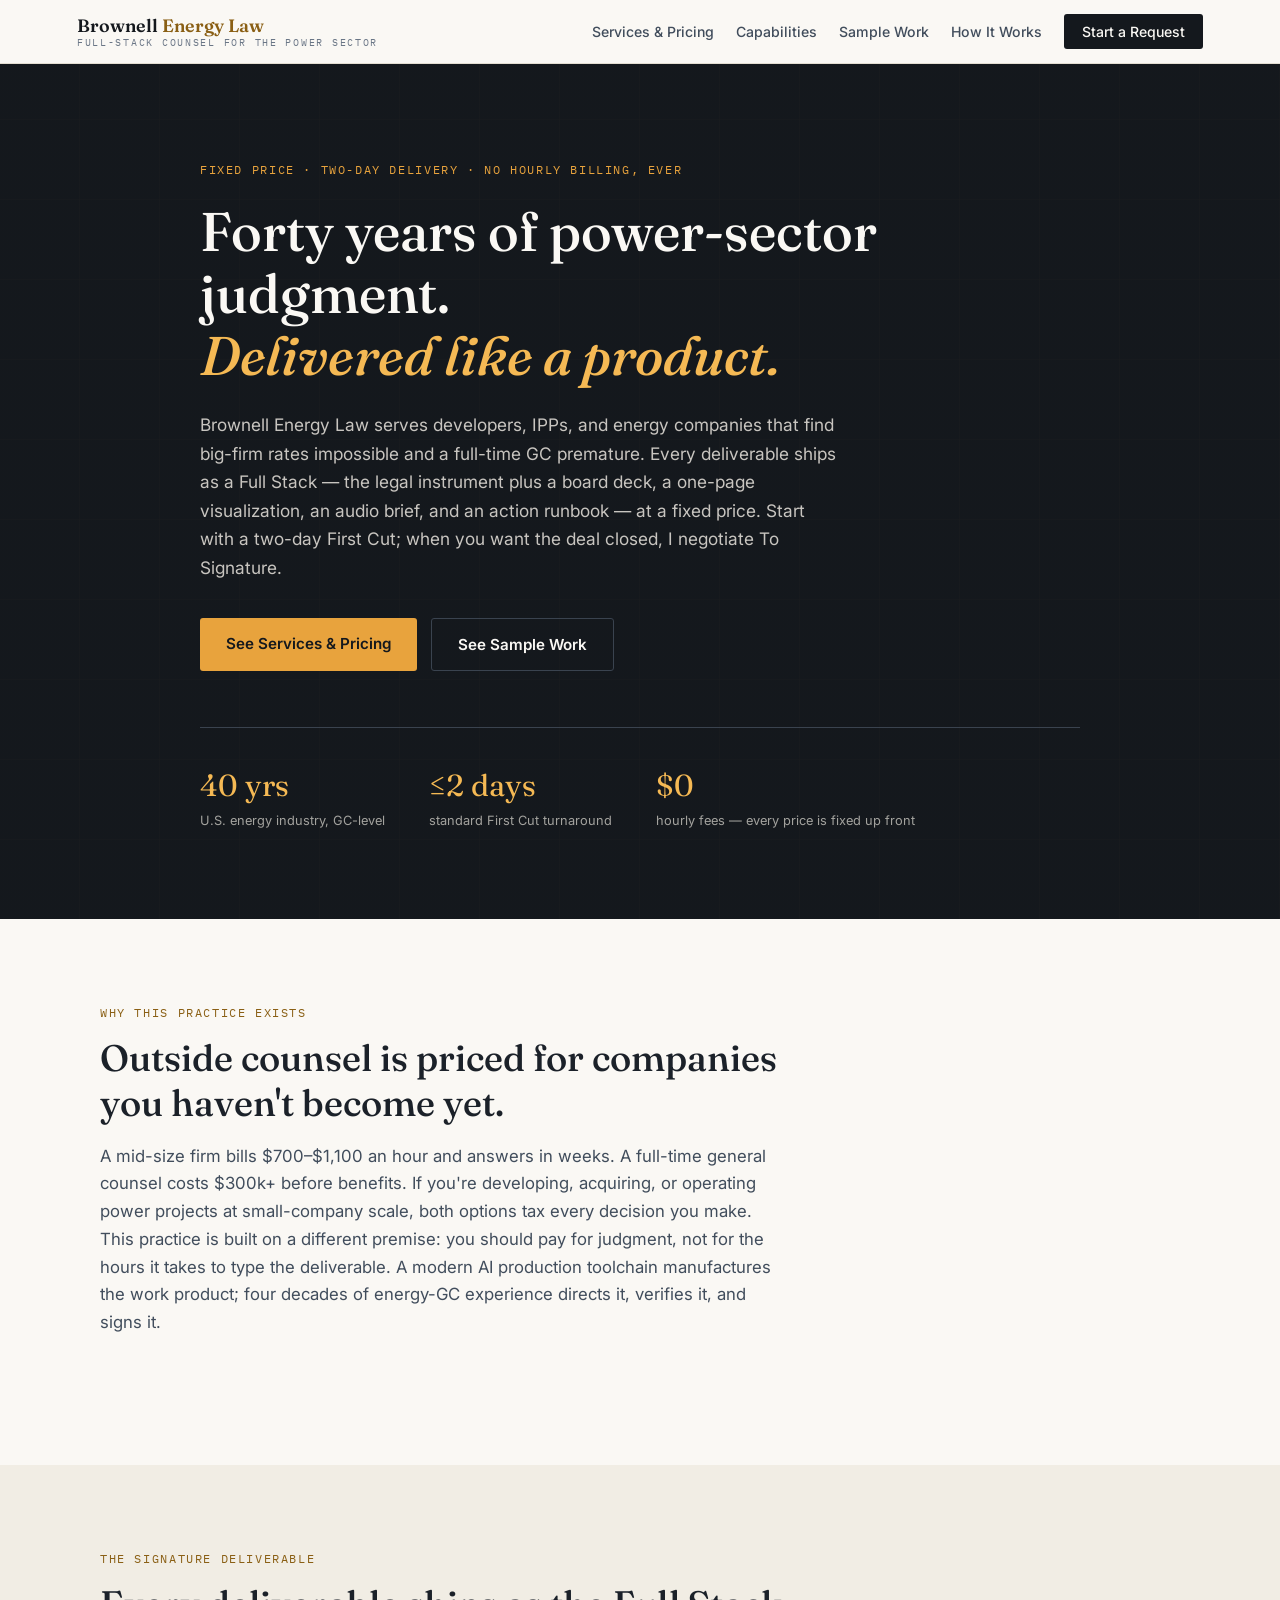
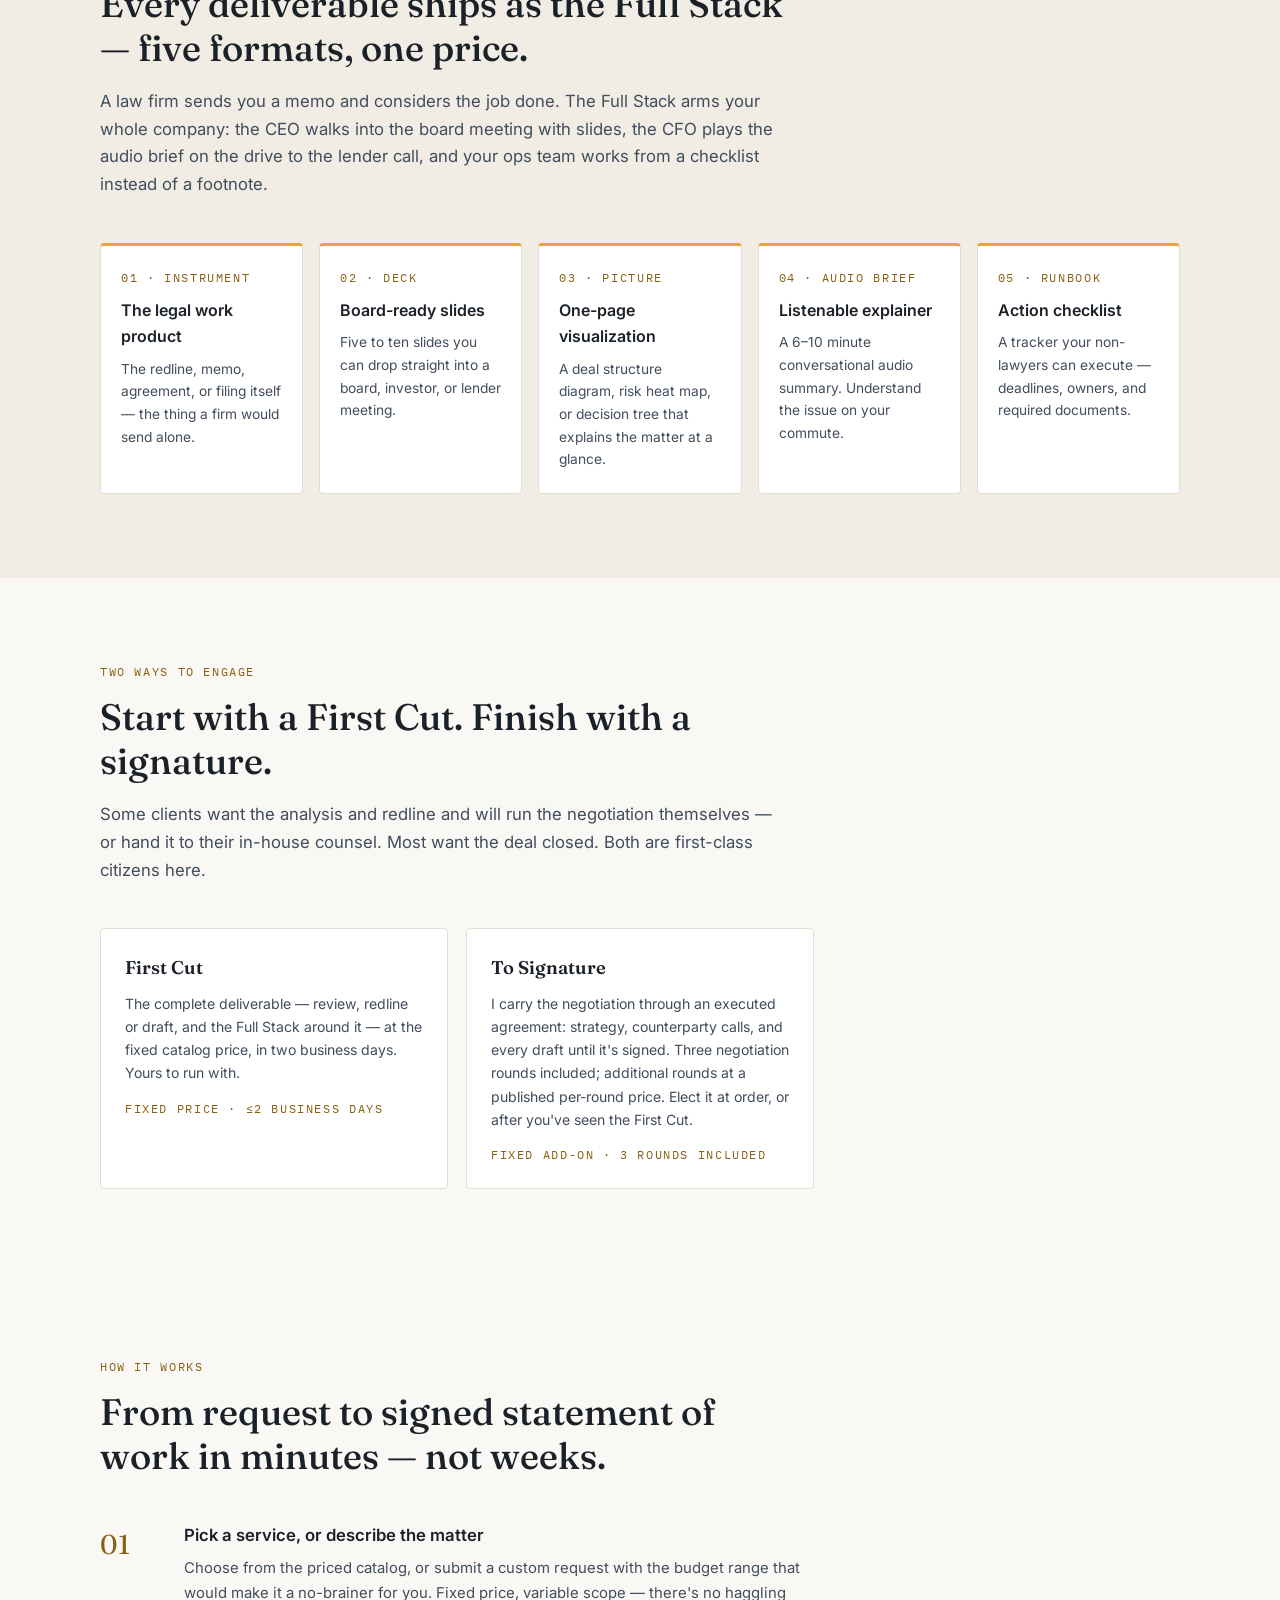
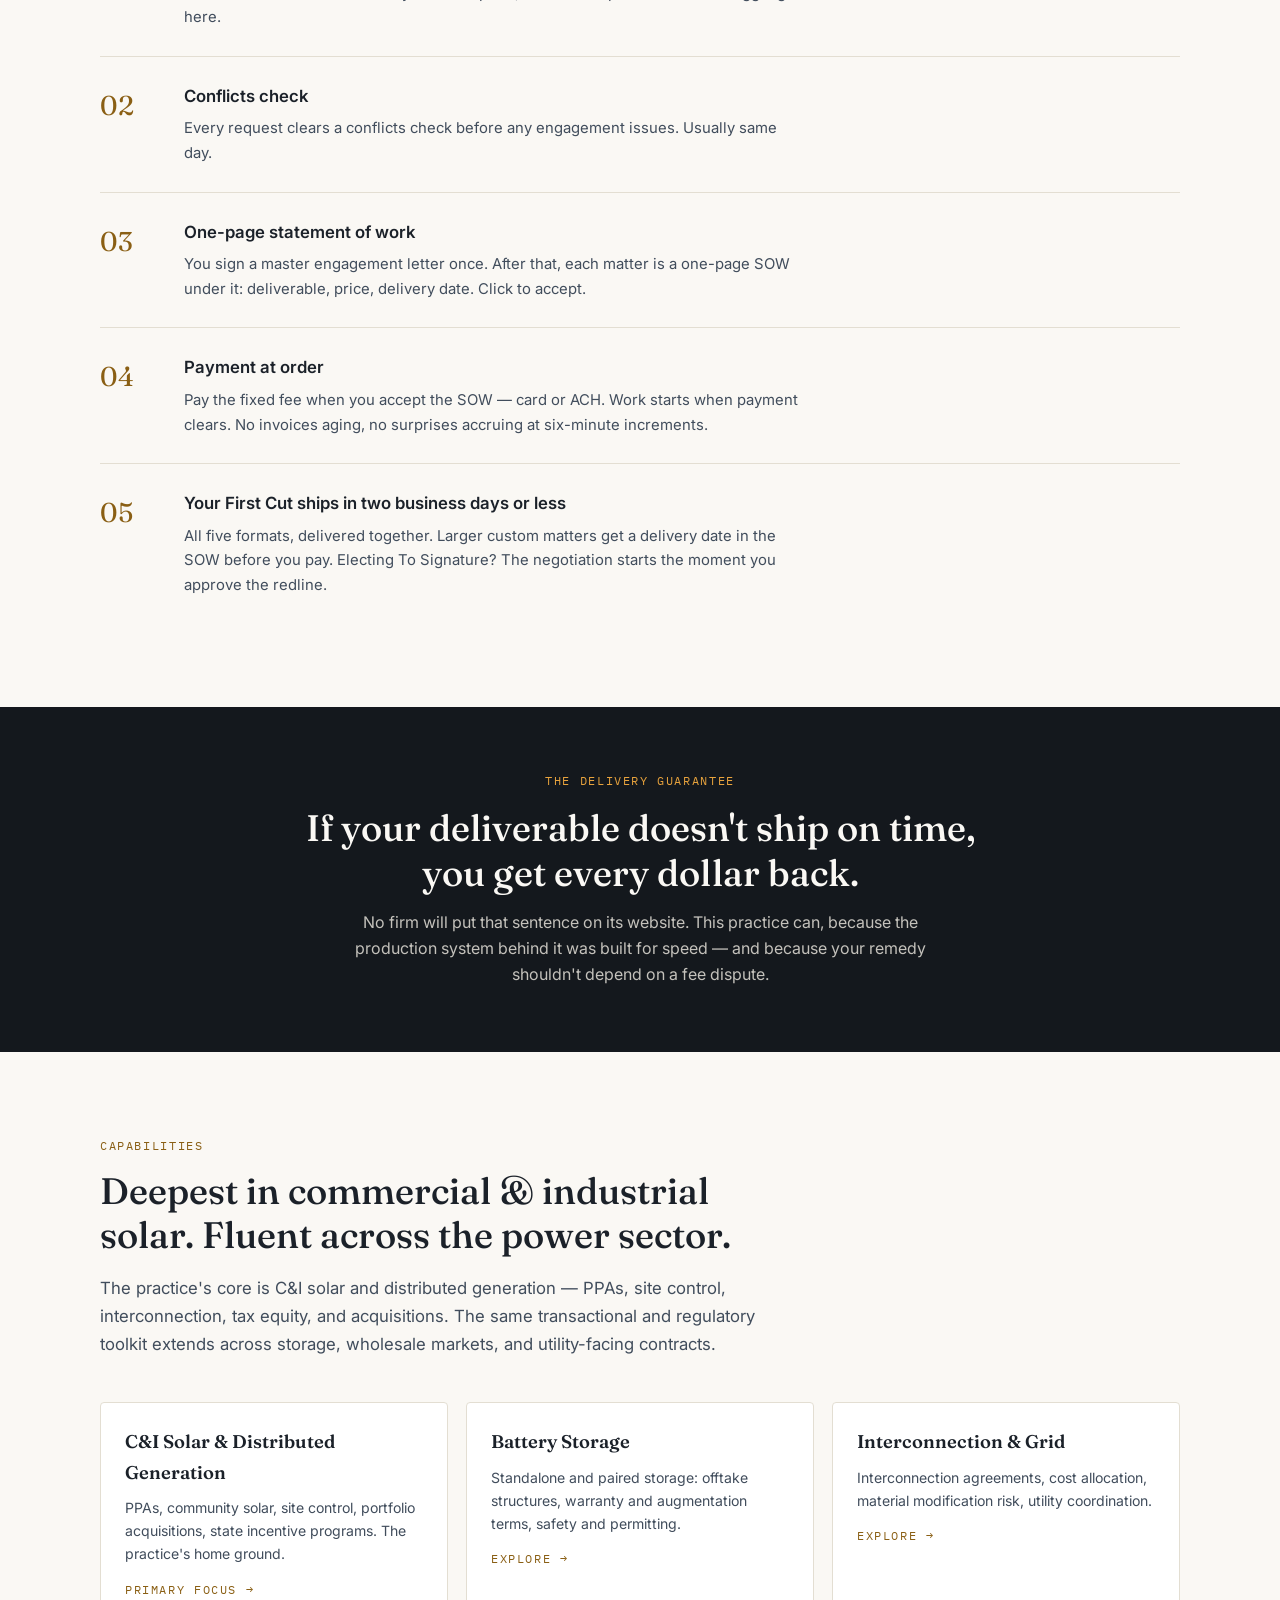
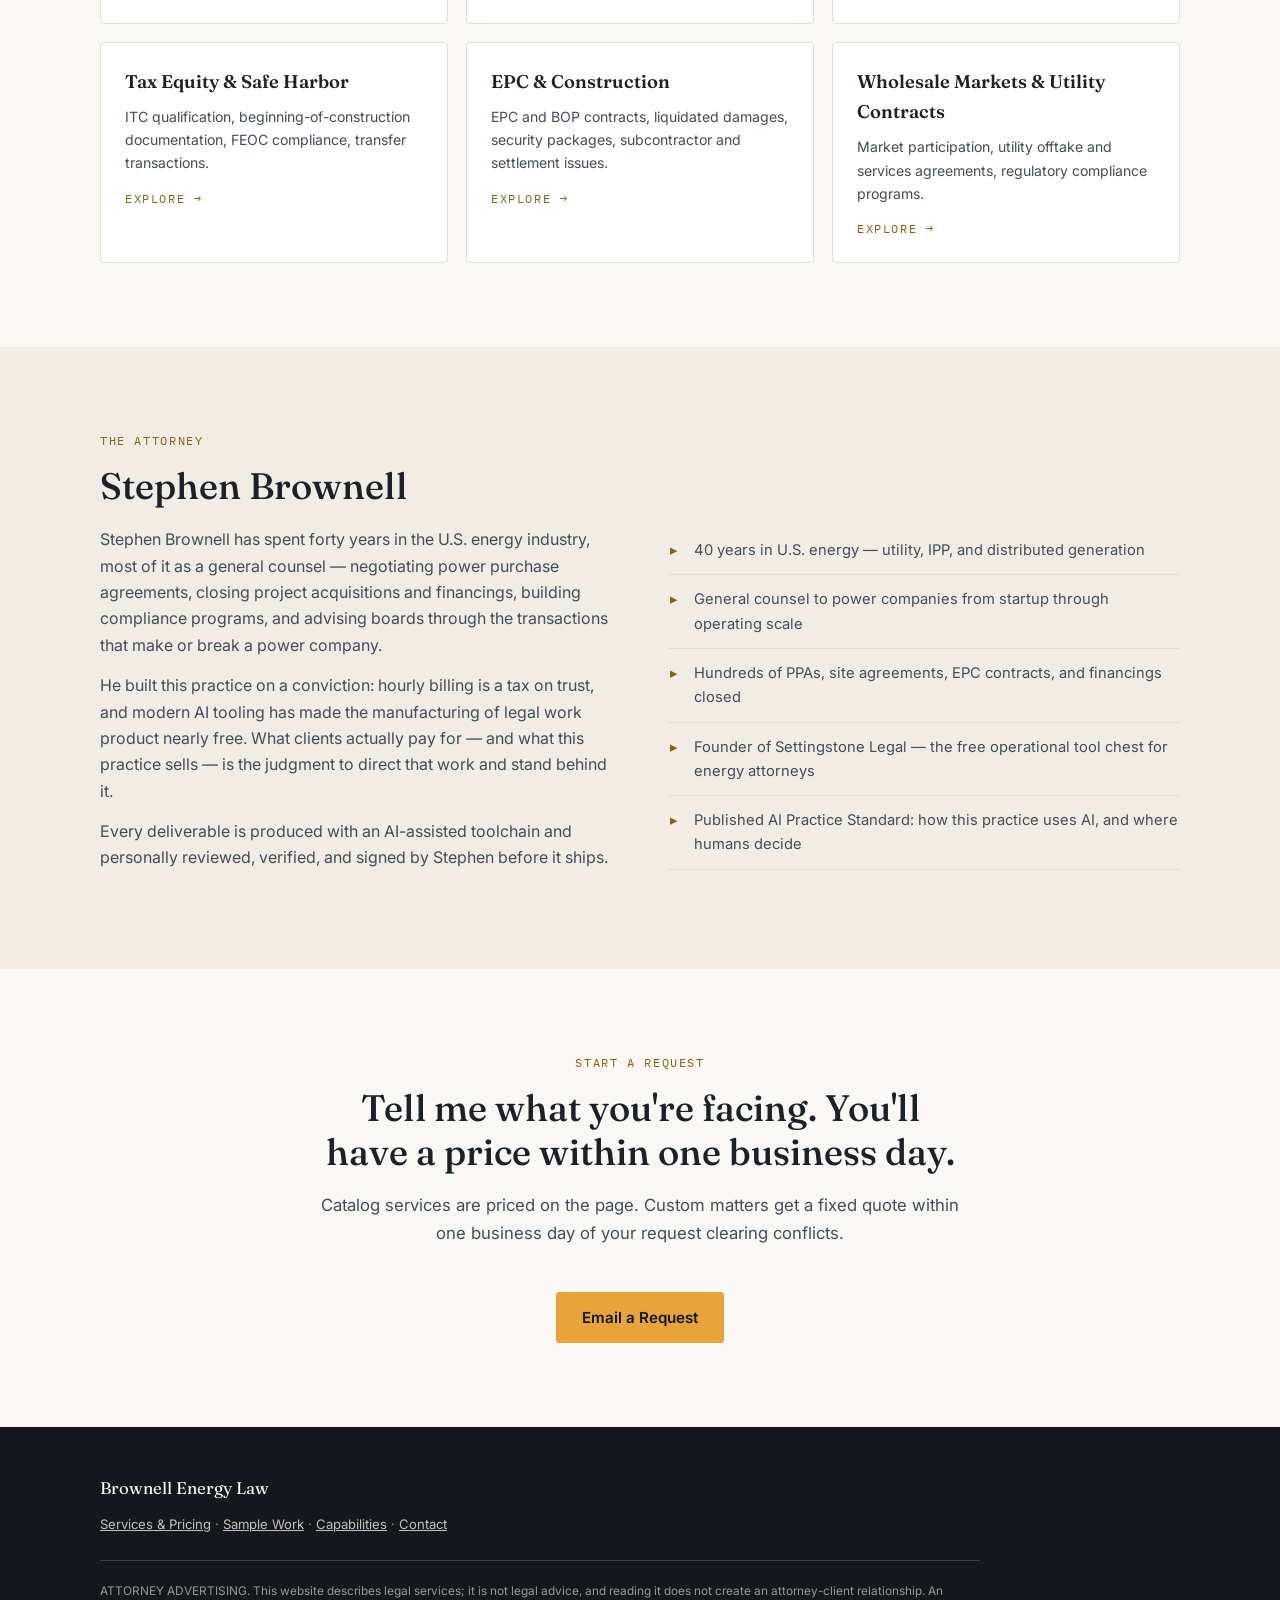
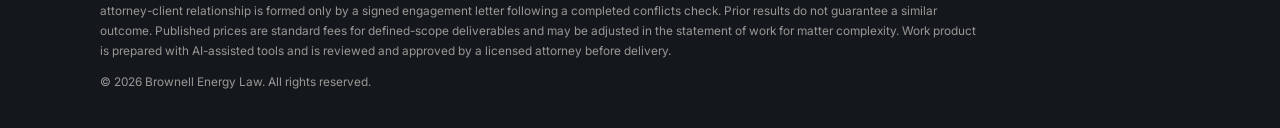
<file: index.html>
<!DOCTYPE html>
<html lang="en">
<head>
  <meta charset="UTF-8" />
  <meta name="viewport" content="width=device-width, initial-scale=1.0" />

  <title>Brownell Energy Law | Full-Stack Counsel for the Power Sector</title>
  <meta name="description" content="Flat-fee legal counsel for power sector companies from Stephen Brownell, a 40-year energy general counsel. Every deliverable ships as a Full Stack — memo, board deck, visualization, audio brief, and runbook — with a First Cut in two business days and negotiation through signature when you want it." />
  <meta name="author" content="Stephen Brownell" />
  <meta name="theme-color" content="#14181d" />
  <meta name="robots" content="index, follow" />

  <!-- Open Graph -->
  <meta property="og:type" content="website" />
  <meta property="og:site_name" content="Brownell Energy Law" />
  <meta property="og:title" content="Brownell Energy Law | Full-Stack Counsel for the Power Sector" />
  <meta property="og:description" content="Fixed prices published up front. First Cuts ship in two business days or your money back. Judgment from a 40-year energy GC; production speed from a modern AI toolchain." />

  <!-- Favicon (inline SVG monogram) -->
  <link rel="icon" href="data:image/svg+xml,%3Csvg xmlns='http://www.w3.org/2000/svg' viewBox='0 0 32 32'%3E%3Crect width='32' height='32' fill='%2314181d'/%3E%3Ctext x='16' y='23' font-family='Georgia,serif' font-size='20' font-weight='600' fill='%23e8a33d' text-anchor='middle'%3EB%3C/text%3E%3C/svg%3E" />

  <link rel="preconnect" href="https://fonts.googleapis.com" />
  <link rel="preconnect" href="https://fonts.gstatic.com" crossorigin />
  <link href="https://fonts.googleapis.com/css2?family=Fraunces:ital,wght@0,400;0,500;0,600;1,400;1,500&family=Inter:wght@400;500;600&family=IBM+Plex+Mono:wght@400;500&display=swap" rel="stylesheet" />
  <link rel="stylesheet" href="styles.css?v=2" />
</head>
<body>

  <nav aria-label="Primary">
    <a class="nav-brand" href="index.html">
      <span class="nav-brand-name">Brownell <span>Energy Law</span></span>
      <span class="nav-brand-tag">Full-Stack Counsel for the Power Sector</span>
    </a>
    <ul class="nav-links">
      <li><a href="catalog.html">Services &amp; Pricing</a></li>
      <li><a href="index.html#capabilities">Capabilities</a></li>
      <li><a href="kits/index.html">Sample Work</a></li>
      <li><a href="index.html#how">How It Works</a></li>
      <li><a class="nav-cta" href="index.html#contact">Start a Request</a></li>
    </ul>
  </nav>

  <!-- ── Hero ─────────────────────────────────────────────────── -->
  <header class="hero">
    <div class="hero-inner">
      <p class="hero-kicker mono">Fixed price · Two-day delivery · No hourly billing, ever</p>
      <h1>Forty years of power-sector judgment.<br /><em>Delivered like a product.</em></h1>
      <p class="hero-sub">
        Brownell Energy Law serves developers, IPPs, and energy companies that find
        big-firm rates impossible and a full-time GC premature. Every deliverable ships
        as a Full Stack — the legal instrument plus a board deck, a one-page
        visualization, an audio brief, and an action runbook — at a fixed price.
        Start with a two-day First Cut; when you want the deal closed, I negotiate
        To Signature.
      </p>
      <div class="hero-actions">
        <a class="btn btn-amber" href="catalog.html">See Services &amp; Pricing</a>
        <a class="btn btn-ghost" href="kits/index.html">See Sample Work</a>
      </div>
      <div class="hero-stats">
        <div><div class="hero-stat-num">40 yrs</div><div class="hero-stat-label">U.S. energy industry, GC-level</div></div>
        <div><div class="hero-stat-num">≤2 days</div><div class="hero-stat-label">standard First Cut turnaround</div></div>
        <div><div class="hero-stat-num">$0</div><div class="hero-stat-label">hourly fees — every price is fixed up front</div></div>
      </div>
    </div>
  </header>

  <!-- ── The problem / positioning ────────────────────────────── -->
  <section>
    <div class="section-inner">
      <p class="section-kicker mono">Why this practice exists</p>
      <h2>Outside counsel is priced for companies you haven't become yet.</h2>
      <p class="section-lede">
        A mid-size firm bills $700–$1,100 an hour and answers in weeks. A full-time
        general counsel costs $300k+ before benefits. If you're developing, acquiring,
        or operating power projects at small-company scale, both options tax every
        decision you make. This practice is built on a different premise: you should
        pay for judgment, not for the hours it takes to type the deliverable.
        A modern AI production toolchain manufactures the work product; four decades
        of energy-GC experience directs it, verifies it, and signs it.
      </p>
    </div>
  </section>

  <!-- ── The Full Stack ───────────────────────────────────────── -->
  <section class="alt" id="kit">
    <div class="section-inner">
      <p class="section-kicker mono">The signature deliverable</p>
      <h2>Every deliverable ships as the Full Stack — five formats, one price.</h2>
      <p class="section-lede">
        A law firm sends you a memo and considers the job done. The Full Stack arms
        your whole company: the CEO walks into the board meeting with slides, the CFO
        plays the audio brief on the drive to the lender call, and your ops team works
        from a checklist instead of a footnote.
      </p>
      <div class="kit-grid">
        <div class="kit-part">
          <span class="mono">01 · Instrument</span>
          <h3>The legal work product</h3>
          <p>The redline, memo, agreement, or filing itself — the thing a firm would send alone.</p>
        </div>
        <div class="kit-part">
          <span class="mono">02 · Deck</span>
          <h3>Board-ready slides</h3>
          <p>Five to ten slides you can drop straight into a board, investor, or lender meeting.</p>
        </div>
        <div class="kit-part">
          <span class="mono">03 · Picture</span>
          <h3>One-page visualization</h3>
          <p>A deal structure diagram, risk heat map, or decision tree that explains the matter at a glance.</p>
        </div>
        <div class="kit-part">
          <span class="mono">04 · Audio brief</span>
          <h3>Listenable explainer</h3>
          <p>A 6–10 minute conversational audio summary. Understand the issue on your commute.</p>
        </div>
        <div class="kit-part">
          <span class="mono">05 · Runbook</span>
          <h3>Action checklist</h3>
          <p>A tracker your non-lawyers can execute — deadlines, owners, and required documents.</p>
        </div>
      </div>
    </div>
  </section>

  <!-- ── Two ways to engage ───────────────────────────────────── -->
  <section id="tiers">
    <div class="section-inner">
      <p class="section-kicker mono">Two ways to engage</p>
      <h2>Start with a First Cut. Finish with a signature.</h2>
      <p class="section-lede">
        Some clients want the analysis and redline and will run the negotiation
        themselves — or hand it to their in-house counsel. Most want the deal closed.
        Both are first-class citizens here.
      </p>
      <div class="cap-grid">
        <div class="cap-card">
          <h3>First Cut</h3>
          <p>
            The complete deliverable — review, redline or draft, and the Full Stack
            around it — at the fixed catalog price, in two business days. Yours to
            run with.
          </p>
          <span class="mono">Fixed price · ≤2 business days</span>
        </div>
        <div class="cap-card">
          <h3>To Signature</h3>
          <p>
            I carry the negotiation through an executed agreement: strategy, counterparty
            calls, and every draft until it's signed. Three negotiation rounds included;
            additional rounds at a published per-round price. Elect it at order, or after
            you've seen the First Cut.
          </p>
          <span class="mono">Fixed add-on · 3 rounds included</span>
        </div>
      </div>
    </div>
  </section>

  <!-- ── How it works ─────────────────────────────────────────── -->
  <section id="how">
    <div class="section-inner">
      <p class="section-kicker mono">How it works</p>
      <h2>From request to signed statement of work in minutes — not weeks.</h2>
      <div class="steps">
        <div class="step">
          <div class="step-num">01</div>
          <div>
            <h3>Pick a service, or describe the matter</h3>
            <p>Choose from the priced catalog, or submit a custom request with the budget range that would make it a no-brainer for you. Fixed price, variable scope — there's no haggling here.</p>
          </div>
        </div>
        <div class="step">
          <div class="step-num">02</div>
          <div>
            <h3>Conflicts check</h3>
            <p>Every request clears a conflicts check before any engagement issues. Usually same day.</p>
          </div>
        </div>
        <div class="step">
          <div class="step-num">03</div>
          <div>
            <h3>One-page statement of work</h3>
            <p>You sign a master engagement letter once. After that, each matter is a one-page SOW under it: deliverable, price, delivery date. Click to accept.</p>
          </div>
        </div>
        <div class="step">
          <div class="step-num">04</div>
          <div>
            <h3>Payment at order</h3>
            <p>Pay the fixed fee when you accept the SOW — card or ACH. Work starts when payment clears. No invoices aging, no surprises accruing at six-minute increments.</p>
          </div>
        </div>
        <div class="step">
          <div class="step-num">05</div>
          <div>
            <h3>Your First Cut ships in two business days or less</h3>
            <p>All five formats, delivered together. Larger custom matters get a delivery date in the SOW before you pay. Electing To Signature? The negotiation starts the moment you approve the redline.</p>
          </div>
        </div>
      </div>
    </div>
  </section>

  <!-- ── Guarantee ────────────────────────────────────────────── -->
  <section class="guarantee">
    <span class="mono">The delivery guarantee</span>
    <h2>If your deliverable doesn't ship on time, you get every dollar back.</h2>
    <p>
      No firm will put that sentence on its website. This practice can, because the
      production system behind it was built for speed — and because your remedy
      shouldn't depend on a fee dispute.
    </p>
  </section>

  <!-- ── Capabilities ─────────────────────────────────────────── -->
  <section id="capabilities">
    <div class="section-inner">
      <p class="section-kicker mono">Capabilities</p>
      <h2>Deepest in commercial &amp; industrial solar. Fluent across the power sector.</h2>
      <p class="section-lede">
        The practice's core is C&amp;I solar and distributed generation — PPAs, site
        control, interconnection, tax equity, and acquisitions. The same transactional
        and regulatory toolkit extends across storage, wholesale markets, and
        utility-facing contracts.
      </p>
      <div class="cap-grid">
        <a class="cap-card" href="solar-dg.html">
          <h3>C&amp;I Solar &amp; Distributed Generation</h3>
          <p>PPAs, community solar, site control, portfolio acquisitions, state incentive programs. The practice's home ground.</p>
          <span class="mono">Primary focus →</span>
        </a>
        <a class="cap-card" href="storage.html">
          <h3>Battery Storage</h3>
          <p>Standalone and paired storage: offtake structures, warranty and augmentation terms, safety and permitting.</p>
          <span class="mono">Explore →</span>
        </a>
        <a class="cap-card" href="interconnection.html">
          <h3>Interconnection &amp; Grid</h3>
          <p>Interconnection agreements, cost allocation, material modification risk, utility coordination.</p>
          <span class="mono">Explore →</span>
        </a>
        <a class="cap-card" href="tax-equity.html">
          <h3>Tax Equity &amp; Safe Harbor</h3>
          <p>ITC qualification, beginning-of-construction documentation, FEOC compliance, transfer transactions.</p>
          <span class="mono">Explore →</span>
        </a>
        <a class="cap-card" href="construction.html">
          <h3>EPC &amp; Construction</h3>
          <p>EPC and BOP contracts, liquidated damages, security packages, subcontractor and settlement issues.</p>
          <span class="mono">Explore →</span>
        </a>
        <a class="cap-card" href="markets.html">
          <h3>Wholesale Markets &amp; Utility Contracts</h3>
          <p>Market participation, utility offtake and services agreements, regulatory compliance programs.</p>
          <span class="mono">Explore →</span>
        </a>
      </div>
    </div>
  </section>

  <!-- ── About ────────────────────────────────────────────────── -->
  <section class="alt" id="about">
    <div class="section-inner">
      <p class="section-kicker mono">The attorney</p>
      <h2>Stephen Brownell</h2>
      <div class="about-grid">
        <div>
          <p>
            Stephen Brownell has spent forty years in the U.S. energy industry,
            most of it as a general counsel — negotiating power purchase agreements,
            closing project acquisitions and financings, building compliance programs,
            and advising boards through the transactions that make or break a power company.
          </p>
          <p>
            He built this practice on a conviction: hourly billing is a tax on trust,
            and modern AI tooling has made the manufacturing of legal work product
            nearly free. What clients actually pay for — and what this practice
            sells — is the judgment to direct that work and stand behind it.
          </p>
          <p>
            Every deliverable is produced with an AI-assisted toolchain and personally
            reviewed, verified, and signed by Stephen before it ships.
          </p>
        </div>
        <ul class="cred-list">
          <li>40 years in U.S. energy — utility, IPP, and distributed generation</li>
          <li>General counsel to power companies from startup through operating scale</li>
          <li>Hundreds of PPAs, site agreements, EPC contracts, and financings closed</li>
          <li>Founder of Settingstone Legal — the free operational tool chest for energy attorneys</li>
          <li>Published AI Practice Standard: how this practice uses AI, and where humans decide</li>
        </ul>
      </div>
    </div>
  </section>

  <!-- ── Contact ──────────────────────────────────────────────── -->
  <section class="contact" id="contact">
    <div class="section-inner">
      <p class="section-kicker mono">Start a request</p>
      <h2>Tell me what you're facing. You'll have a price within one business day.</h2>
      <p class="section-lede" style="margin-left:auto;margin-right:auto;">
        Catalog services are priced on the page. Custom matters get a fixed quote within
        one business day of your request clearing conflicts.
      </p>
      <a class="btn btn-amber" href="mailto:stephen@brownellpowerplus.com?subject=Service%20request">Email a Request</a>
    </div>
  </section>

  <footer>
    <div class="footer-inner">
      <div class="footer-brand">Brownell Energy Law</div>
      <p><a href="catalog.html">Services &amp; Pricing</a> · <a href="kits/index.html">Sample Work</a> · <a href="index.html#capabilities">Capabilities</a> · <a href="index.html#contact">Contact</a></p>
      <div class="footer-disclaimer">
        <p>
          ATTORNEY ADVERTISING. This website describes legal services; it is not legal
          advice, and reading it does not create an attorney-client relationship. An
          attorney-client relationship is formed only by a signed engagement letter
          following a completed conflicts check. Prior results do not guarantee a
          similar outcome. Published prices are standard fees for defined-scope deliverables
          and may be adjusted in the statement of work for matter complexity.
          Work product is prepared with AI-assisted tools and is reviewed and approved
          by a licensed attorney before delivery.
        </p>
        <p style="margin-top:10px;">© 2026 Brownell Energy Law. All rights reserved.</p>
      </div>
    </div>
  </footer>

</body>
</html>
</file>
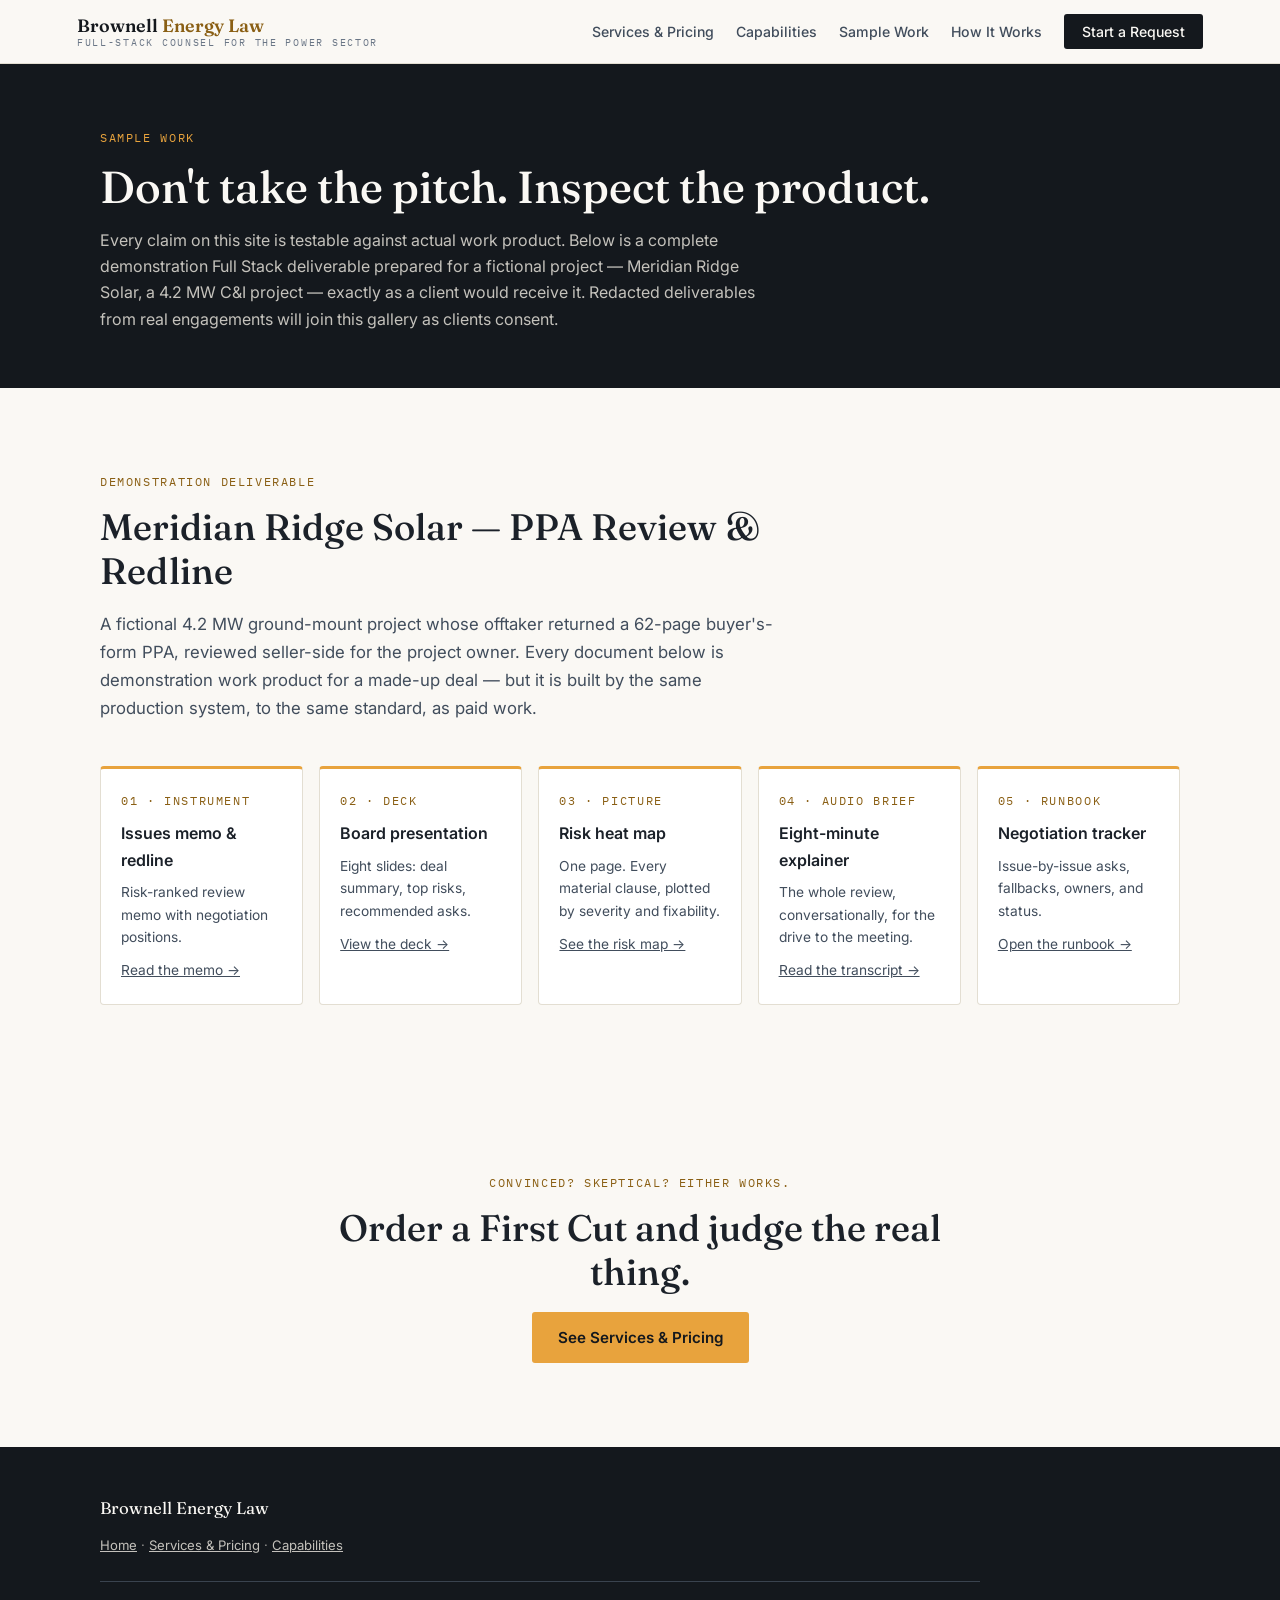
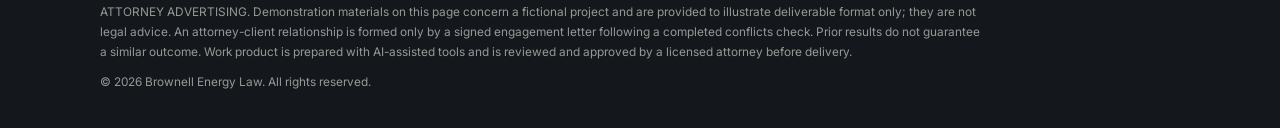
<file: kits/index.html>
<!DOCTYPE html>
<html lang="en">
<head>
  <meta charset="UTF-8" />
  <meta name="viewport" content="width=device-width, initial-scale=1.0" />
  <title>Sample Work | Brownell Energy Law</title>
  <meta name="description" content="Browse a complete sample Full Stack deliverable — issues memo, board deck, risk visualization, audio brief, and runbook — and see exactly what a Brownell Energy Law engagement delivers." />
  <meta name="robots" content="index, follow" />
  <meta name="theme-color" content="#14181d" />
  <link rel="icon" href="data:image/svg+xml,%3Csvg xmlns='http://www.w3.org/2000/svg' viewBox='0 0 32 32'%3E%3Crect width='32' height='32' fill='%2314181d'/%3E%3Ctext x='16' y='23' font-family='Georgia,serif' font-size='20' font-weight='600' fill='%23e8a33d' text-anchor='middle'%3EB%3C/text%3E%3C/svg%3E" />
  <link rel="preconnect" href="https://fonts.googleapis.com" />
  <link rel="preconnect" href="https://fonts.gstatic.com" crossorigin />
  <link href="https://fonts.googleapis.com/css2?family=Fraunces:ital,wght@0,400;0,500;0,600;1,400;1,500&family=Inter:wght@400;500;600&family=IBM+Plex+Mono:wght@400;500&display=swap" rel="stylesheet" />
  <link rel="stylesheet" href="../styles.css?v=2" />
</head>
<body>

  <nav aria-label="Primary">
    <a class="nav-brand" href="../index.html">
      <span class="nav-brand-name">Brownell <span>Energy Law</span></span>
      <span class="nav-brand-tag">Full-Stack Counsel for the Power Sector</span>
    </a>
    <ul class="nav-links">
      <li><a href="../catalog.html">Services &amp; Pricing</a></li>
      <li><a href="../index.html#capabilities">Capabilities</a></li>
      <li><a href="index.html">Sample Work</a></li>
      <li><a href="../index.html#how">How It Works</a></li>
      <li><a class="nav-cta" href="../index.html#contact">Start a Request</a></li>
    </ul>
  </nav>

  <header class="page-head">
    <div class="page-head-inner">
      <p class="section-kicker mono">Sample Work</p>
      <h1>Don't take the pitch. Inspect the product.</h1>
      <p>
        Every claim on this site is testable against actual work product. Below is a complete
        demonstration Full Stack deliverable prepared for a fictional project — Meridian Ridge
        Solar, a 4.2&nbsp;MW C&amp;I project — exactly as a client would receive it.
        Redacted deliverables from real engagements will join this gallery as clients consent.
      </p>
    </div>
  </header>

  <section>
    <div class="section-inner">
      <p class="section-kicker mono">Demonstration deliverable</p>
      <h2>Meridian Ridge Solar — PPA Review &amp; Redline</h2>
      <p class="section-lede">
        A fictional 4.2&nbsp;MW ground-mount project whose offtaker returned a
        62-page buyer's-form PPA, reviewed seller-side for the project owner. Every document below is demonstration work product for a
        made-up deal — but it is built by the same production system, to the same
        standard, as paid work.
      </p>
      <div class="kit-grid">
        <div class="kit-part">
          <span class="mono">01 · Instrument</span>
          <h3>Issues memo &amp; redline</h3>
          <p>Risk-ranked review memo with negotiation positions.</p>
          <p style="margin-top:10px;"><a href="meridian-ridge/memo.html">Read the memo →</a></p>
        </div>
        <div class="kit-part">
          <span class="mono">02 · Deck</span>
          <h3>Board presentation</h3>
          <p>Eight slides: deal summary, top risks, recommended asks.</p>
          <p style="margin-top:10px;"><a href="meridian-ridge/deck.html">View the deck →</a></p>
        </div>
        <div class="kit-part">
          <span class="mono">03 · Picture</span>
          <h3>Risk heat map</h3>
          <p>One page. Every material clause, plotted by severity and fixability.</p>
          <p style="margin-top:10px;"><a href="meridian-ridge/heatmap.html">See the risk map →</a></p>
        </div>
        <div class="kit-part">
          <span class="mono">04 · Audio brief</span>
          <h3>Eight-minute explainer</h3>
          <p>The whole review, conversationally, for the drive to the meeting.</p>
          <p style="margin-top:10px;"><a href="meridian-ridge/audio.html">Read the transcript →</a></p>
        </div>
        <div class="kit-part">
          <span class="mono">05 · Runbook</span>
          <h3>Negotiation tracker</h3>
          <p>Issue-by-issue asks, fallbacks, owners, and status.</p>
          <p style="margin-top:10px;"><a href="meridian-ridge/runbook.html">Open the runbook →</a></p>
        </div>
      </div>
    </div>
  </section>

  <section class="contact">
    <div class="section-inner">
      <p class="section-kicker mono">Convinced? Skeptical? Either works.</p>
      <h2>Order a First Cut and judge the real thing.</h2>
      <a class="btn btn-amber" href="../catalog.html">See Services &amp; Pricing</a>
    </div>
  </section>

  <footer>
    <div class="footer-inner">
      <div class="footer-brand">Brownell Energy Law</div>
      <p><a href="../index.html">Home</a> · <a href="../catalog.html">Services &amp; Pricing</a> · <a href="../index.html#capabilities">Capabilities</a></p>
      <div class="footer-disclaimer">
        <p>
          ATTORNEY ADVERTISING. Demonstration materials on this page concern a
          fictional project and are provided to illustrate deliverable format only;
          they are not legal advice. An attorney-client relationship is formed only by
          a signed engagement letter following a completed conflicts check. Prior
          results do not guarantee a similar outcome. Work product is prepared with
          AI-assisted tools and is reviewed and approved by a licensed attorney before
          delivery.
        </p>
        <p style="margin-top:10px;">© 2026 Brownell Energy Law. All rights reserved.</p>
      </div>
    </div>
  </footer>

</body>
</html>
</file>
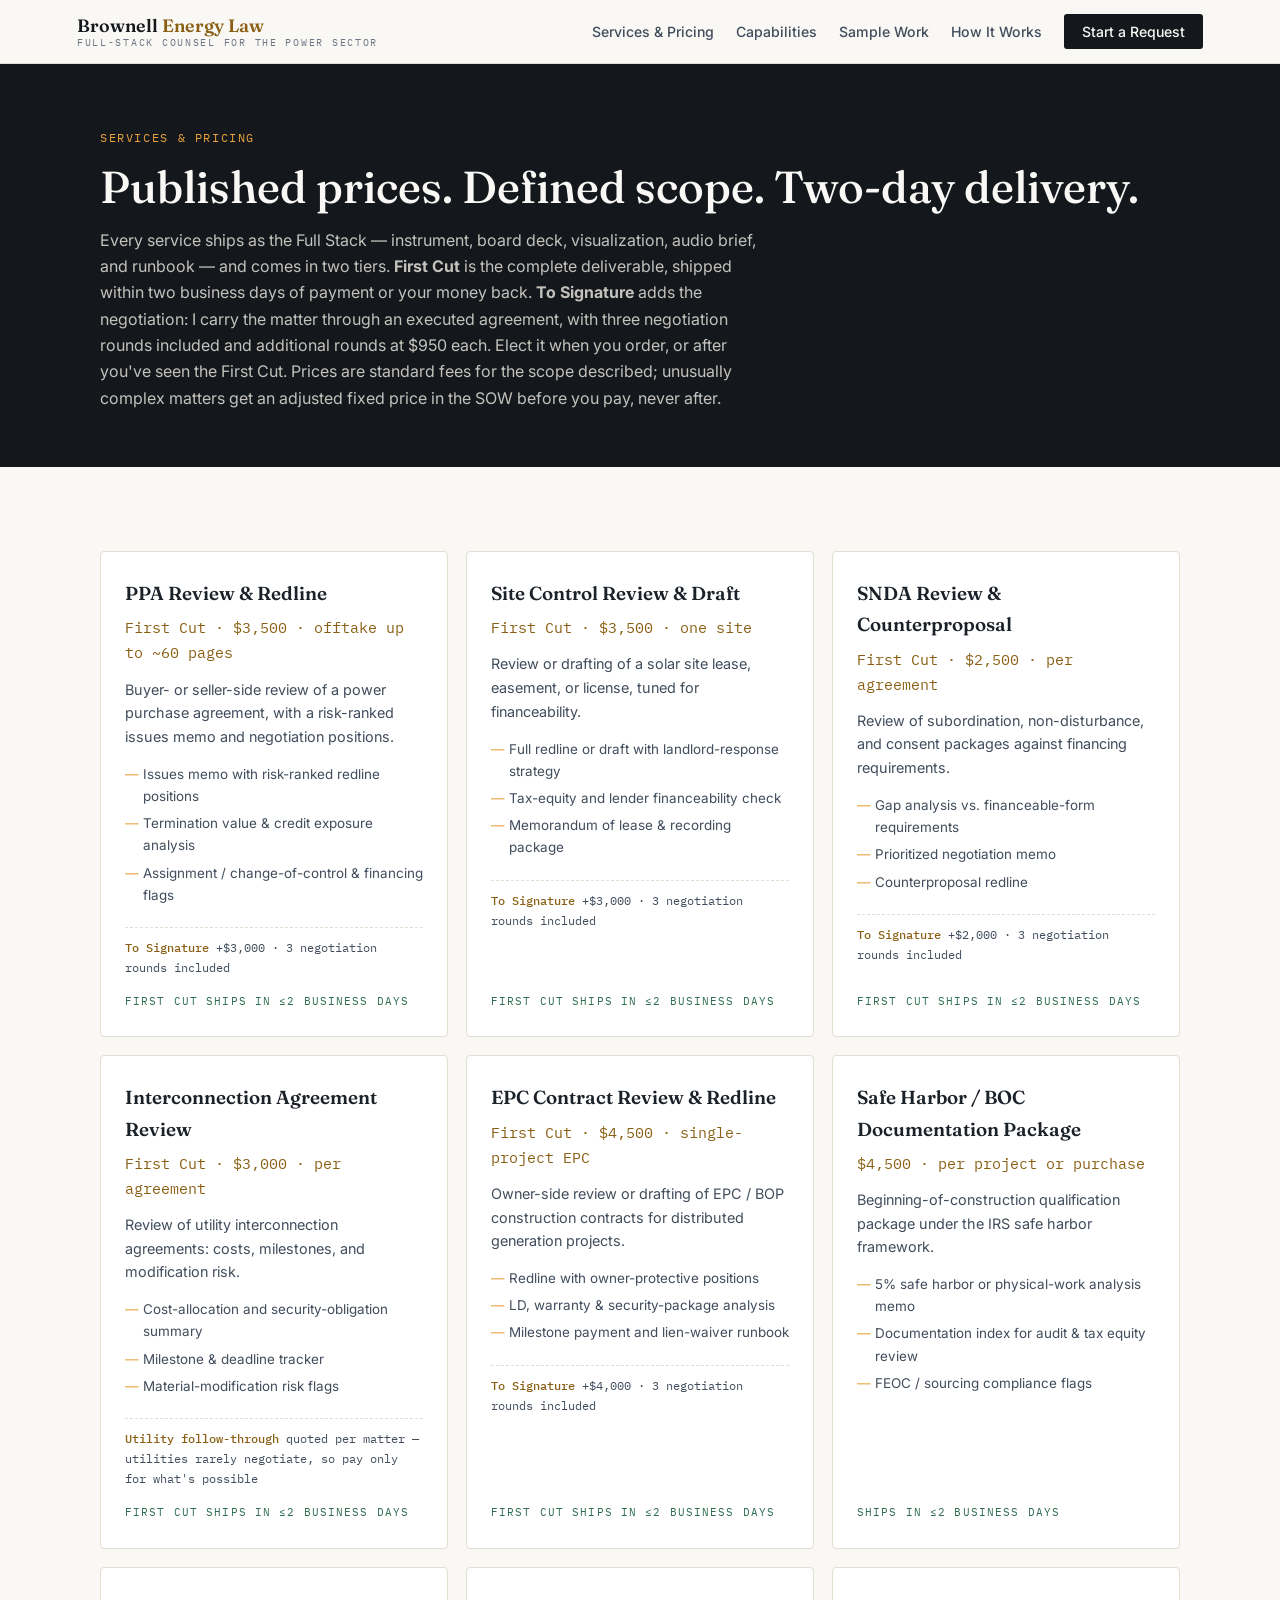
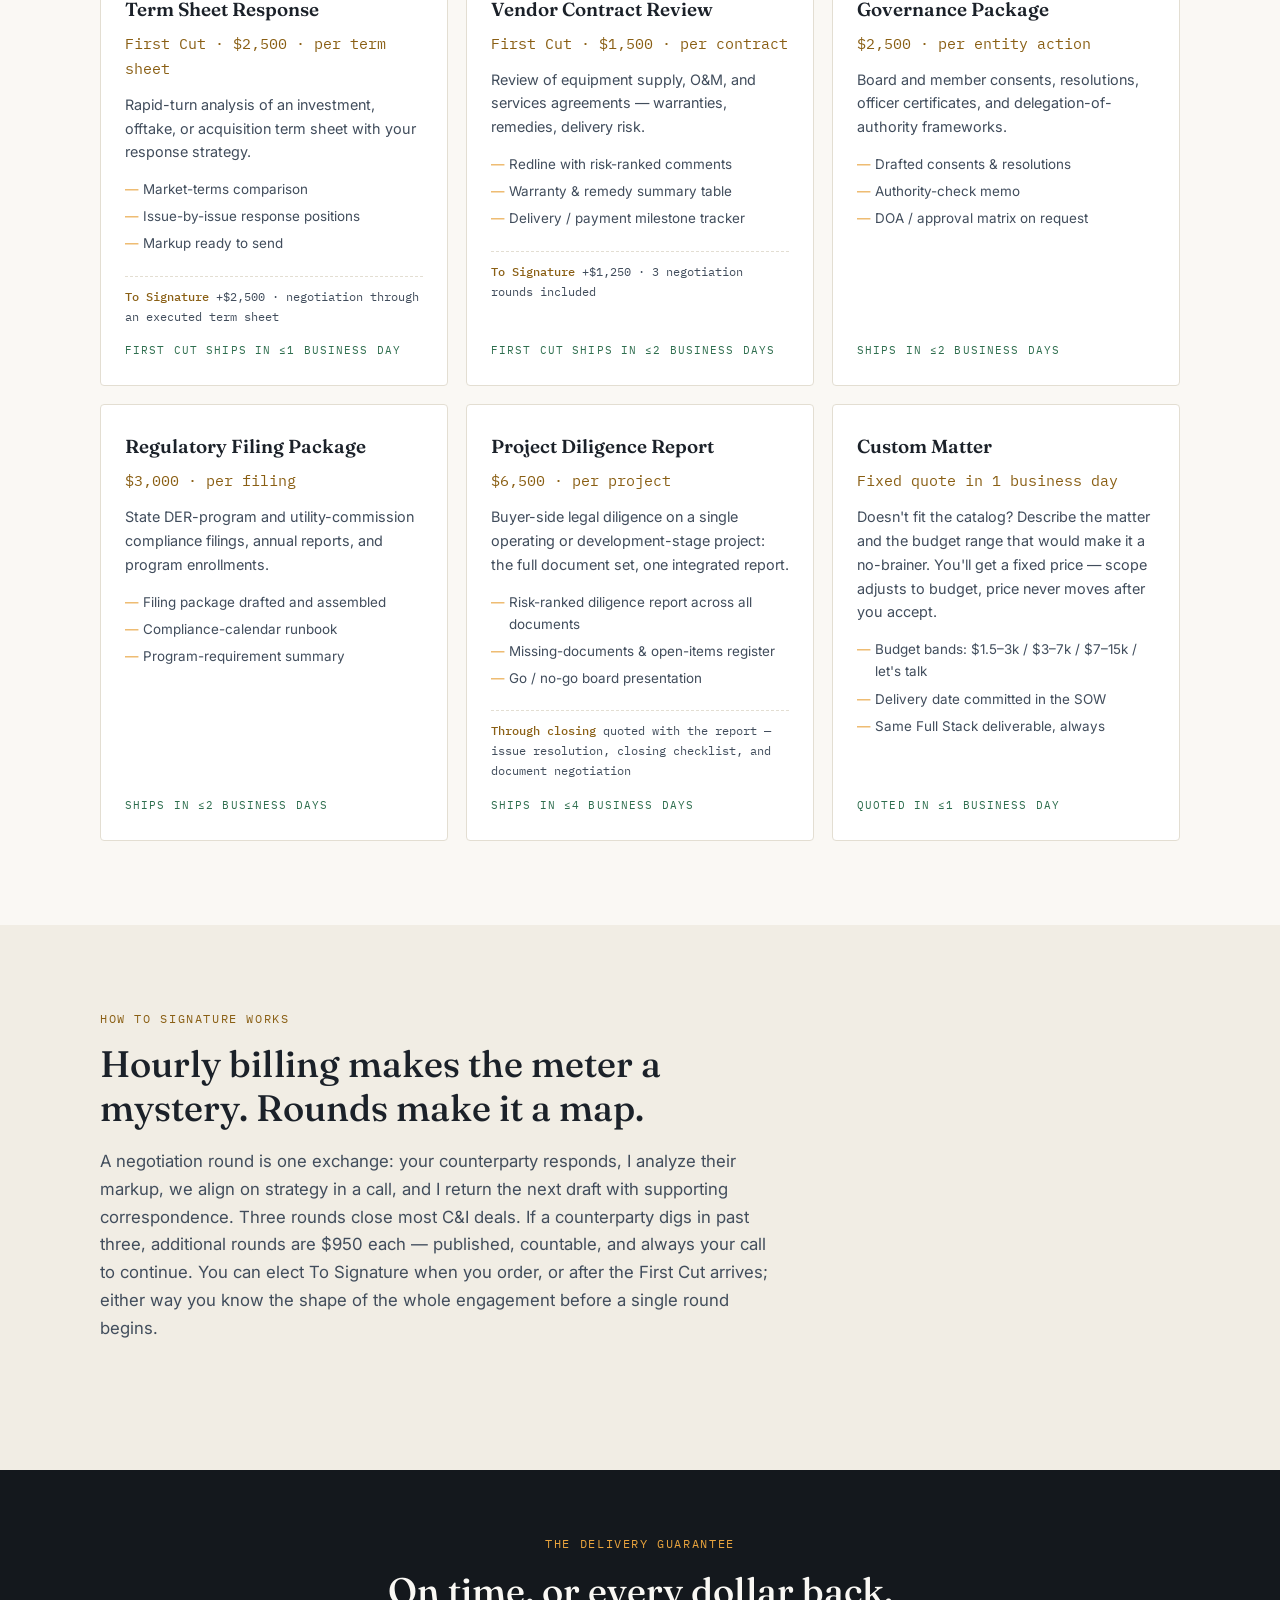
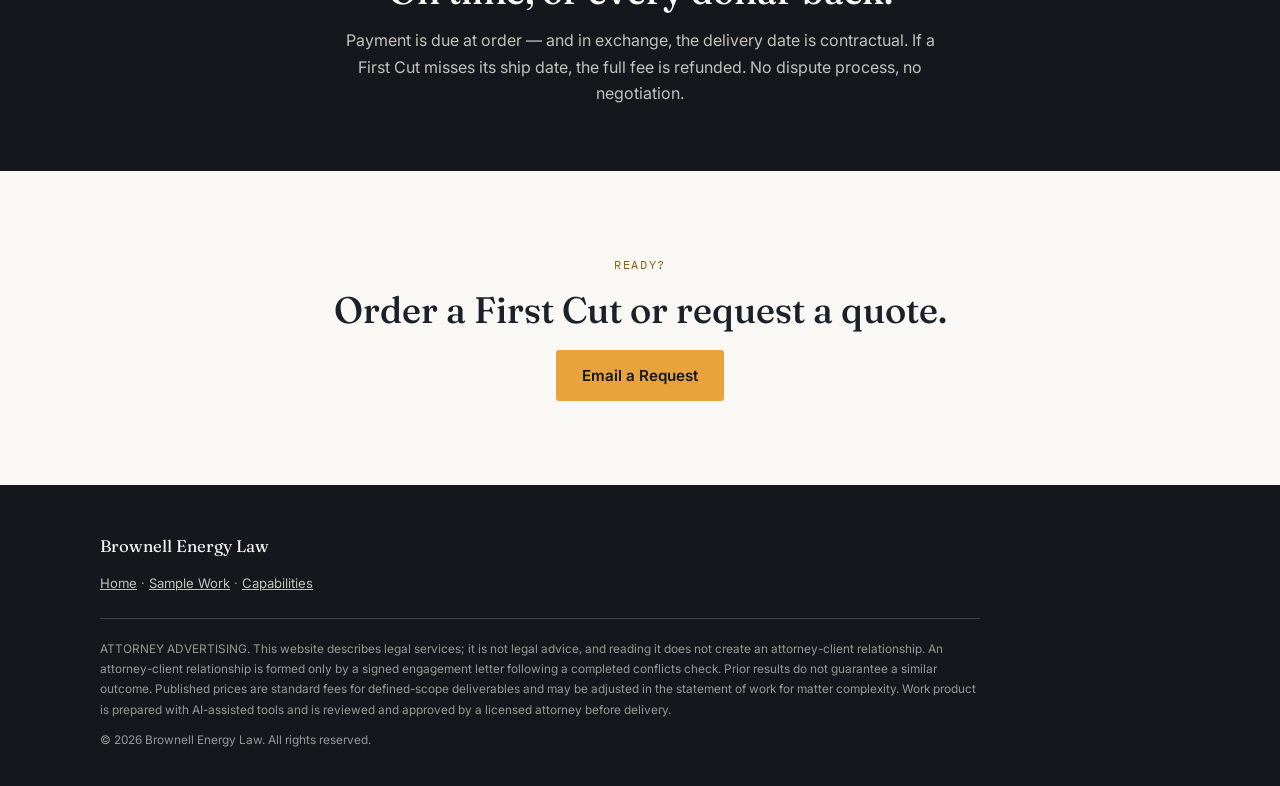
<file: catalog.html>
<!DOCTYPE html>
<html lang="en">
<head>
  <meta charset="UTF-8" />
  <meta name="viewport" content="width=device-width, initial-scale=1.0" />

  <title>Services &amp; Pricing | Brownell Energy Law</title>
  <meta name="description" content="Published fixed prices for power-sector legal work: PPA review and negotiation, site control, interconnection, EPC contracts, safe harbor documentation, and more. First Cut in two business days; To Signature negotiation through an executed agreement." />
  <meta name="robots" content="index, follow" />
  <meta name="theme-color" content="#14181d" />

  <link rel="icon" href="data:image/svg+xml,%3Csvg xmlns='http://www.w3.org/2000/svg' viewBox='0 0 32 32'%3E%3Crect width='32' height='32' fill='%2314181d'/%3E%3Ctext x='16' y='23' font-family='Georgia,serif' font-size='20' font-weight='600' fill='%23e8a33d' text-anchor='middle'%3EB%3C/text%3E%3C/svg%3E" />
  <link rel="preconnect" href="https://fonts.googleapis.com" />
  <link rel="preconnect" href="https://fonts.gstatic.com" crossorigin />
  <link href="https://fonts.googleapis.com/css2?family=Fraunces:ital,wght@0,400;0,500;0,600;1,400;1,500&family=Inter:wght@400;500;600&family=IBM+Plex+Mono:wght@400;500&display=swap" rel="stylesheet" />
  <link rel="stylesheet" href="styles.css?v=2" />
</head>
<body>

  <nav aria-label="Primary">
    <a class="nav-brand" href="index.html">
      <span class="nav-brand-name">Brownell <span>Energy Law</span></span>
      <span class="nav-brand-tag">Full-Stack Counsel for the Power Sector</span>
    </a>
    <ul class="nav-links">
      <li><a href="catalog.html">Services &amp; Pricing</a></li>
      <li><a href="index.html#capabilities">Capabilities</a></li>
      <li><a href="kits/index.html">Sample Work</a></li>
      <li><a href="index.html#how">How It Works</a></li>
      <li><a class="nav-cta" href="index.html#contact">Start a Request</a></li>
    </ul>
  </nav>

  <header class="page-head">
    <div class="page-head-inner">
      <p class="section-kicker mono">Services &amp; Pricing</p>
      <h1>Published prices. Defined scope. Two-day delivery.</h1>
      <p>
        Every service ships as the Full Stack — instrument, board deck, visualization,
        audio brief, and runbook — and comes in two tiers.
        <strong>First Cut</strong> is the complete deliverable, shipped within two
        business days of payment or your money back.
        <strong>To Signature</strong> adds the negotiation: I carry the matter through
        an executed agreement, with three negotiation rounds included and additional
        rounds at $950 each. Elect it when you order, or after you've seen the First
        Cut. Prices are standard fees for the scope described; unusually complex
        matters get an adjusted fixed price in the SOW before you pay, never after.
      </p>
    </div>
  </header>

  <section>
    <div class="section-inner">
      <div class="catalog-grid">

        <div class="kit-card">
          <h3>PPA Review &amp; Redline</h3>
          <div class="kit-price">First Cut · $3,500 · offtake up to ~60 pages</div>
          <p>Buyer- or seller-side review of a power purchase agreement, with a risk-ranked issues memo and negotiation positions.</p>
          <ul>
            <li>Issues memo with risk-ranked redline positions</li>
            <li>Termination value &amp; credit exposure analysis</li>
            <li>Assignment / change-of-control &amp; financing flags</li>
          </ul>
          <div class="kit-tier"><strong>To Signature</strong> +$3,000 · 3 negotiation rounds included</div>
          <span class="kit-turn">First Cut ships in ≤2 business days</span>
        </div>

        <div class="kit-card">
          <h3>Site Control Review &amp; Draft</h3>
          <div class="kit-price">First Cut · $3,500 · one site</div>
          <p>Review or drafting of a solar site lease, easement, or license, tuned for financeability.</p>
          <ul>
            <li>Full redline or draft with landlord-response strategy</li>
            <li>Tax-equity and lender financeability check</li>
            <li>Memorandum of lease &amp; recording package</li>
          </ul>
          <div class="kit-tier"><strong>To Signature</strong> +$3,000 · 3 negotiation rounds included</div>
          <span class="kit-turn">First Cut ships in ≤2 business days</span>
        </div>

        <div class="kit-card">
          <h3>SNDA Review &amp; Counterproposal</h3>
          <div class="kit-price">First Cut · $2,500 · per agreement</div>
          <p>Review of subordination, non-disturbance, and consent packages against financing requirements.</p>
          <ul>
            <li>Gap analysis vs. financeable-form requirements</li>
            <li>Prioritized negotiation memo</li>
            <li>Counterproposal redline</li>
          </ul>
          <div class="kit-tier"><strong>To Signature</strong> +$2,000 · 3 negotiation rounds included</div>
          <span class="kit-turn">First Cut ships in ≤2 business days</span>
        </div>

        <div class="kit-card">
          <h3>Interconnection Agreement Review</h3>
          <div class="kit-price">First Cut · $3,000 · per agreement</div>
          <p>Review of utility interconnection agreements: costs, milestones, and modification risk.</p>
          <ul>
            <li>Cost-allocation and security-obligation summary</li>
            <li>Milestone &amp; deadline tracker</li>
            <li>Material-modification risk flags</li>
          </ul>
          <div class="kit-tier"><strong>Utility follow-through</strong> quoted per matter — utilities rarely negotiate, so pay only for what's possible</div>
          <span class="kit-turn">First Cut ships in ≤2 business days</span>
        </div>

        <div class="kit-card">
          <h3>EPC Contract Review &amp; Redline</h3>
          <div class="kit-price">First Cut · $4,500 · single-project EPC</div>
          <p>Owner-side review or drafting of EPC / BOP construction contracts for distributed generation projects.</p>
          <ul>
            <li>Redline with owner-protective positions</li>
            <li>LD, warranty &amp; security-package analysis</li>
            <li>Milestone payment and lien-waiver runbook</li>
          </ul>
          <div class="kit-tier"><strong>To Signature</strong> +$4,000 · 3 negotiation rounds included</div>
          <span class="kit-turn">First Cut ships in ≤2 business days</span>
        </div>

        <div class="kit-card">
          <h3>Safe Harbor / BOC Documentation Package</h3>
          <div class="kit-price">$4,500 · per project or purchase</div>
          <p>Beginning-of-construction qualification package under the IRS safe harbor framework.</p>
          <ul>
            <li>5% safe harbor or physical-work analysis memo</li>
            <li>Documentation index for audit &amp; tax equity review</li>
            <li>FEOC / sourcing compliance flags</li>
          </ul>
          <span class="kit-turn">Ships in ≤2 business days</span>
        </div>

        <div class="kit-card">
          <h3>Term Sheet Response</h3>
          <div class="kit-price">First Cut · $2,500 · per term sheet</div>
          <p>Rapid-turn analysis of an investment, offtake, or acquisition term sheet with your response strategy.</p>
          <ul>
            <li>Market-terms comparison</li>
            <li>Issue-by-issue response positions</li>
            <li>Markup ready to send</li>
          </ul>
          <div class="kit-tier"><strong>To Signature</strong> +$2,500 · negotiation through an executed term sheet</div>
          <span class="kit-turn">First Cut ships in ≤1 business day</span>
        </div>

        <div class="kit-card">
          <h3>Vendor Contract Review</h3>
          <div class="kit-price">First Cut · $1,500 · per contract</div>
          <p>Review of equipment supply, O&amp;M, and services agreements — warranties, remedies, delivery risk.</p>
          <ul>
            <li>Redline with risk-ranked comments</li>
            <li>Warranty &amp; remedy summary table</li>
            <li>Delivery / payment milestone tracker</li>
          </ul>
          <div class="kit-tier"><strong>To Signature</strong> +$1,250 · 3 negotiation rounds included</div>
          <span class="kit-turn">First Cut ships in ≤2 business days</span>
        </div>

        <div class="kit-card">
          <h3>Governance Package</h3>
          <div class="kit-price">$2,500 · per entity action</div>
          <p>Board and member consents, resolutions, officer certificates, and delegation-of-authority frameworks.</p>
          <ul>
            <li>Drafted consents &amp; resolutions</li>
            <li>Authority-check memo</li>
            <li>DOA / approval matrix on request</li>
          </ul>
          <span class="kit-turn">Ships in ≤2 business days</span>
        </div>

        <div class="kit-card">
          <h3>Regulatory Filing Package</h3>
          <div class="kit-price">$3,000 · per filing</div>
          <p>State DER-program and utility-commission compliance filings, annual reports, and program enrollments.</p>
          <ul>
            <li>Filing package drafted and assembled</li>
            <li>Compliance-calendar runbook</li>
            <li>Program-requirement summary</li>
          </ul>
          <span class="kit-turn">Ships in ≤2 business days</span>
        </div>

        <div class="kit-card">
          <h3>Project Diligence Report</h3>
          <div class="kit-price">$6,500 · per project</div>
          <p>Buyer-side legal diligence on a single operating or development-stage project: the full document set, one integrated report.</p>
          <ul>
            <li>Risk-ranked diligence report across all documents</li>
            <li>Missing-documents &amp; open-items register</li>
            <li>Go / no-go board presentation</li>
          </ul>
          <div class="kit-tier"><strong>Through closing</strong> quoted with the report — issue resolution, closing checklist, and document negotiation</div>
          <span class="kit-turn">Ships in ≤4 business days</span>
        </div>

        <div class="kit-card">
          <h3>Custom Matter</h3>
          <div class="kit-price">Fixed quote in 1 business day</div>
          <p>Doesn't fit the catalog? Describe the matter and the budget range that would make it a no-brainer. You'll get a fixed price — scope adjusts to budget, price never moves after you accept.</p>
          <ul>
            <li>Budget bands: $1.5–3k / $3–7k / $7–15k / let's talk</li>
            <li>Delivery date committed in the SOW</li>
            <li>Same Full Stack deliverable, always</li>
          </ul>
          <span class="kit-turn">Quoted in ≤1 business day</span>
        </div>

      </div>
    </div>
  </section>

  <section class="alt">
    <div class="section-inner">
      <p class="section-kicker mono">How To Signature works</p>
      <h2>Hourly billing makes the meter a mystery. Rounds make it a map.</h2>
      <p class="section-lede">
        A negotiation round is one exchange: your counterparty responds, I analyze
        their markup, we align on strategy in a call, and I return the next draft with
        supporting correspondence. Three rounds close most C&amp;I deals. If a
        counterparty digs in past three, additional rounds are $950 each — published,
        countable, and always your call to continue. You can elect To Signature when
        you order, or after the First Cut arrives; either way you know the shape of
        the whole engagement before a single round begins.
      </p>
    </div>
  </section>

  <section class="guarantee">
    <span class="mono">The delivery guarantee</span>
    <h2>On time, or every dollar back.</h2>
    <p>Payment is due at order — and in exchange, the delivery date is contractual. If a First Cut misses its ship date, the full fee is refunded. No dispute process, no negotiation.</p>
  </section>

  <section class="contact" id="contact">
    <div class="section-inner">
      <p class="section-kicker mono">Ready?</p>
      <h2>Order a First Cut or request a quote.</h2>
      <a class="btn btn-amber" href="mailto:stephen@brownellpowerplus.com?subject=Service%20order">Email a Request</a>
    </div>
  </section>

  <footer>
    <div class="footer-inner">
      <div class="footer-brand">Brownell Energy Law</div>
      <p><a href="index.html">Home</a> · <a href="kits/index.html">Sample Work</a> · <a href="index.html#capabilities">Capabilities</a></p>
      <div class="footer-disclaimer">
        <p>
          ATTORNEY ADVERTISING. This website describes legal services; it is not legal
          advice, and reading it does not create an attorney-client relationship. An
          attorney-client relationship is formed only by a signed engagement letter
          following a completed conflicts check. Prior results do not guarantee a
          similar outcome. Published prices are standard fees for defined-scope deliverables
          and may be adjusted in the statement of work for matter complexity.
          Work product is prepared with AI-assisted tools and is reviewed and approved
          by a licensed attorney before delivery.
        </p>
        <p style="margin-top:10px;">© 2026 Brownell Energy Law. All rights reserved.</p>
      </div>
    </div>
  </footer>

</body>
</html>
</file>
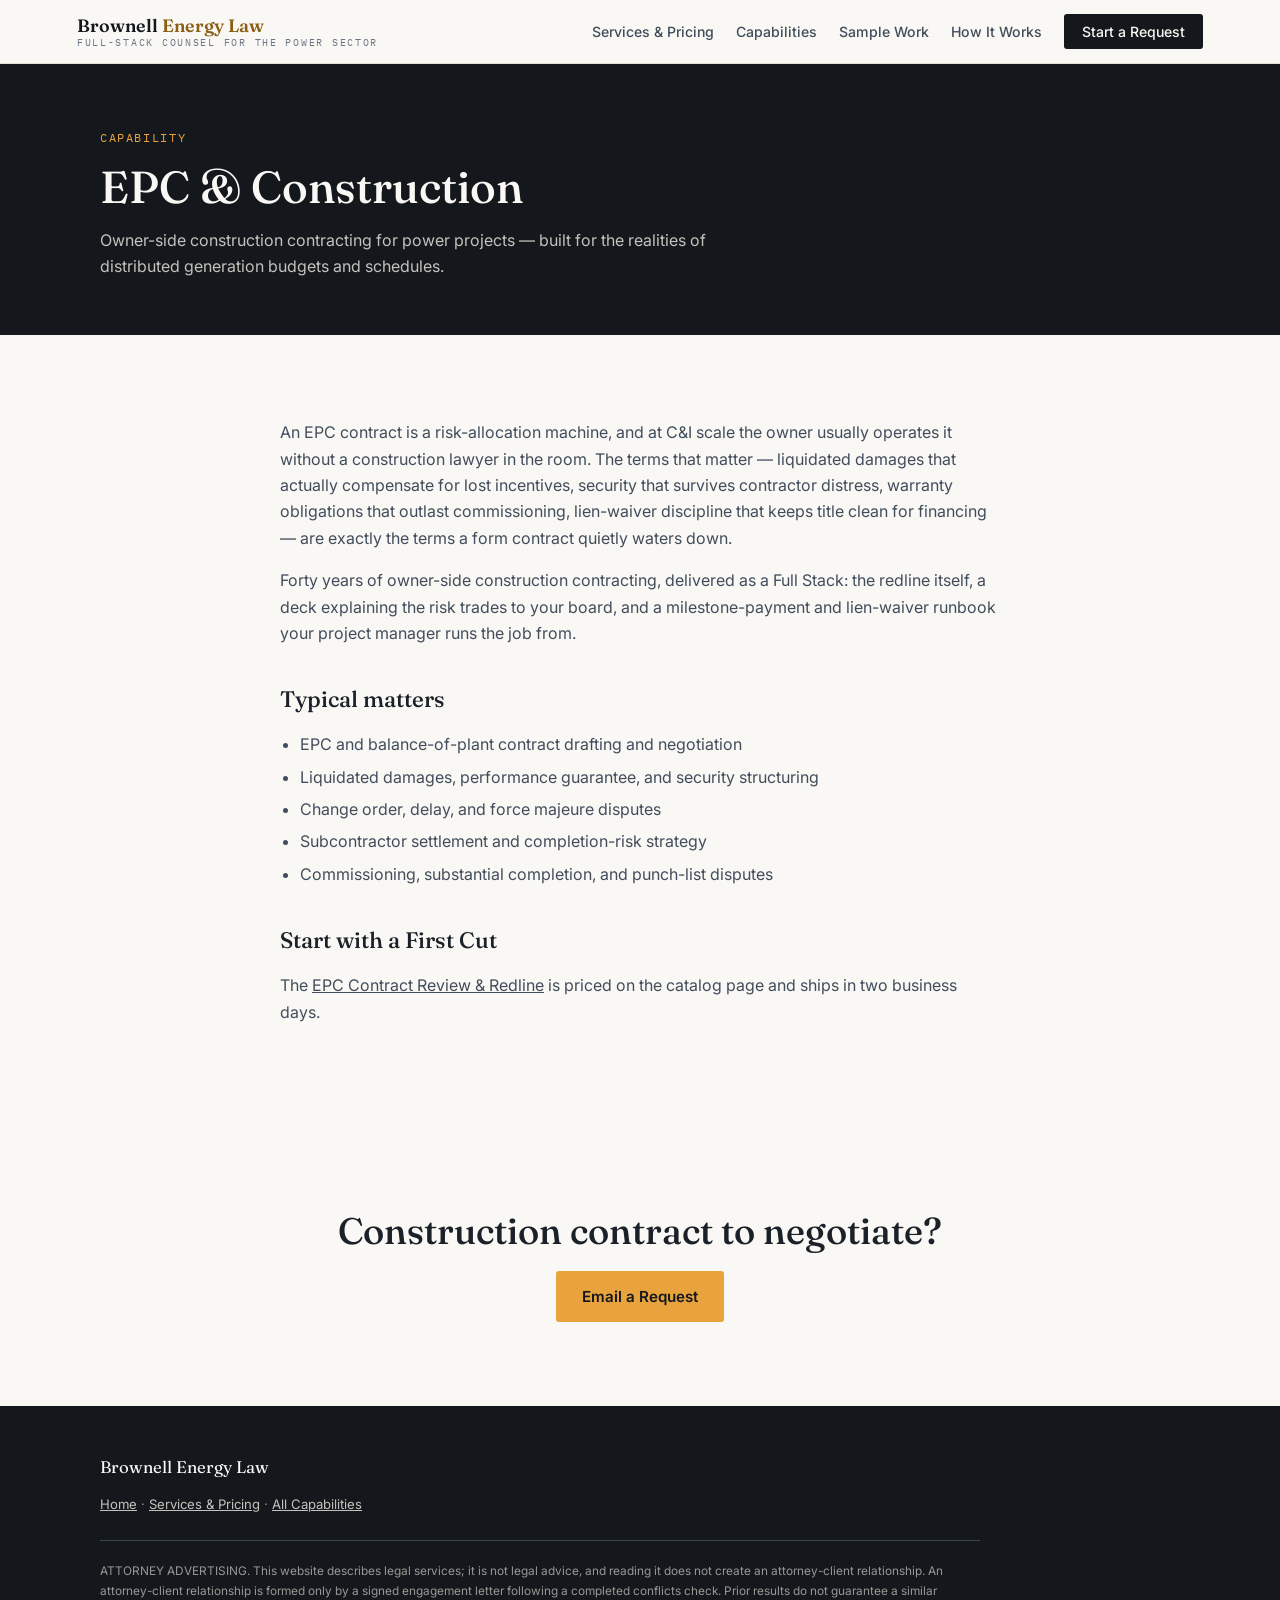
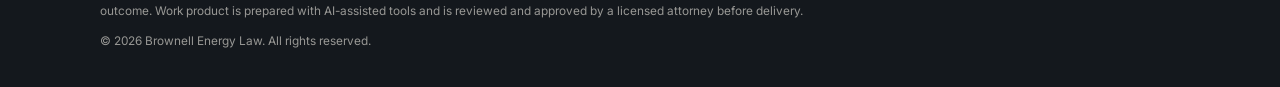
<file: construction.html>
<!DOCTYPE html>
<html lang="en">
<head>
  <meta charset="UTF-8" />
  <meta name="viewport" content="width=device-width, initial-scale=1.0" />
  <title>EPC &amp; Construction Attorney | Brownell Energy Law</title>
  <meta name="description" content="Flat-fee legal counsel for EPC and BOP construction contracts: liquidated damages, warranty and security packages, milestone payments, lien waivers, and subcontractor issues." />
  <meta name="robots" content="index, follow" />
  <meta name="theme-color" content="#14181d" />
  <link rel="icon" href="data:image/svg+xml,%3Csvg xmlns='http://www.w3.org/2000/svg' viewBox='0 0 32 32'%3E%3Crect width='32' height='32' fill='%2314181d'/%3E%3Ctext x='16' y='23' font-family='Georgia,serif' font-size='20' font-weight='600' fill='%23e8a33d' text-anchor='middle'%3EB%3C/text%3E%3C/svg%3E" />
  <link rel="preconnect" href="https://fonts.googleapis.com" />
  <link rel="preconnect" href="https://fonts.gstatic.com" crossorigin />
  <link href="https://fonts.googleapis.com/css2?family=Fraunces:ital,wght@0,400;0,500;0,600;1,400;1,500&family=Inter:wght@400;500;600&family=IBM+Plex+Mono:wght@400;500&display=swap" rel="stylesheet" />
  <link rel="stylesheet" href="styles.css?v=2" />
</head>
<body>

  <nav aria-label="Primary">
    <a class="nav-brand" href="index.html">
      <span class="nav-brand-name">Brownell <span>Energy Law</span></span>
      <span class="nav-brand-tag">Full-Stack Counsel for the Power Sector</span>
    </a>
    <ul class="nav-links">
      <li><a href="catalog.html">Services &amp; Pricing</a></li>
      <li><a href="index.html#capabilities">Capabilities</a></li>
      <li><a href="kits/index.html">Sample Work</a></li>
      <li><a href="index.html#how">How It Works</a></li>
      <li><a class="nav-cta" href="index.html#contact">Start a Request</a></li>
    </ul>
  </nav>

  <header class="page-head">
    <div class="page-head-inner">
      <p class="section-kicker mono">Capability</p>
      <h1>EPC &amp; Construction</h1>
      <p>Owner-side construction contracting for power projects — built for the realities of distributed generation budgets and schedules.</p>
    </div>
  </header>

  <section>
    <div class="section-inner prose">
      <p>
        An EPC contract is a risk-allocation machine, and at C&amp;I scale the owner
        usually operates it without a construction lawyer in the room. The terms that
        matter — liquidated damages that actually compensate for lost incentives,
        security that survives contractor distress, warranty obligations that outlast
        commissioning, lien-waiver discipline that keeps title clean for financing —
        are exactly the terms a form contract quietly waters down.
      </p>
      <p>
        Forty years of owner-side construction contracting, delivered as a Full Stack:
        the redline itself, a deck explaining the risk trades to your board, and a
        milestone-payment and lien-waiver runbook your project manager runs the job
        from.
      </p>
      <h2>Typical matters</h2>
      <ul>
        <li>EPC and balance-of-plant contract drafting and negotiation</li>
        <li>Liquidated damages, performance guarantee, and security structuring</li>
        <li>Change order, delay, and force majeure disputes</li>
        <li>Subcontractor settlement and completion-risk strategy</li>
        <li>Commissioning, substantial completion, and punch-list disputes</li>
      </ul>
      <h2>Start with a First Cut</h2>
      <p>
        The <a href="catalog.html">EPC Contract Review &amp; Redline</a> is priced on the catalog page
        and ships in two business days.
      </p>
    </div>
  </section>

  <section class="contact">
    <div class="section-inner">
      <h2>Construction contract to negotiate?</h2>
      <a class="btn btn-amber" href="mailto:stephen@brownellpowerplus.com?subject=EPC%20%2F%20construction%20matter">Email a Request</a>
    </div>
  </section>

  <footer>
    <div class="footer-inner">
      <div class="footer-brand">Brownell Energy Law</div>
      <p><a href="index.html">Home</a> · <a href="catalog.html">Services &amp; Pricing</a> · <a href="index.html#capabilities">All Capabilities</a></p>
      <div class="footer-disclaimer">
        <p>
          ATTORNEY ADVERTISING. This website describes legal services; it is not legal
          advice, and reading it does not create an attorney-client relationship. An
          attorney-client relationship is formed only by a signed engagement letter
          following a completed conflicts check. Prior results do not guarantee a
          similar outcome. Work product is prepared with AI-assisted tools and is
          reviewed and approved by a licensed attorney before delivery.
        </p>
        <p style="margin-top:10px;">© 2026 Brownell Energy Law. All rights reserved.</p>
      </div>
    </div>
  </footer>

</body>
</html>
</file>
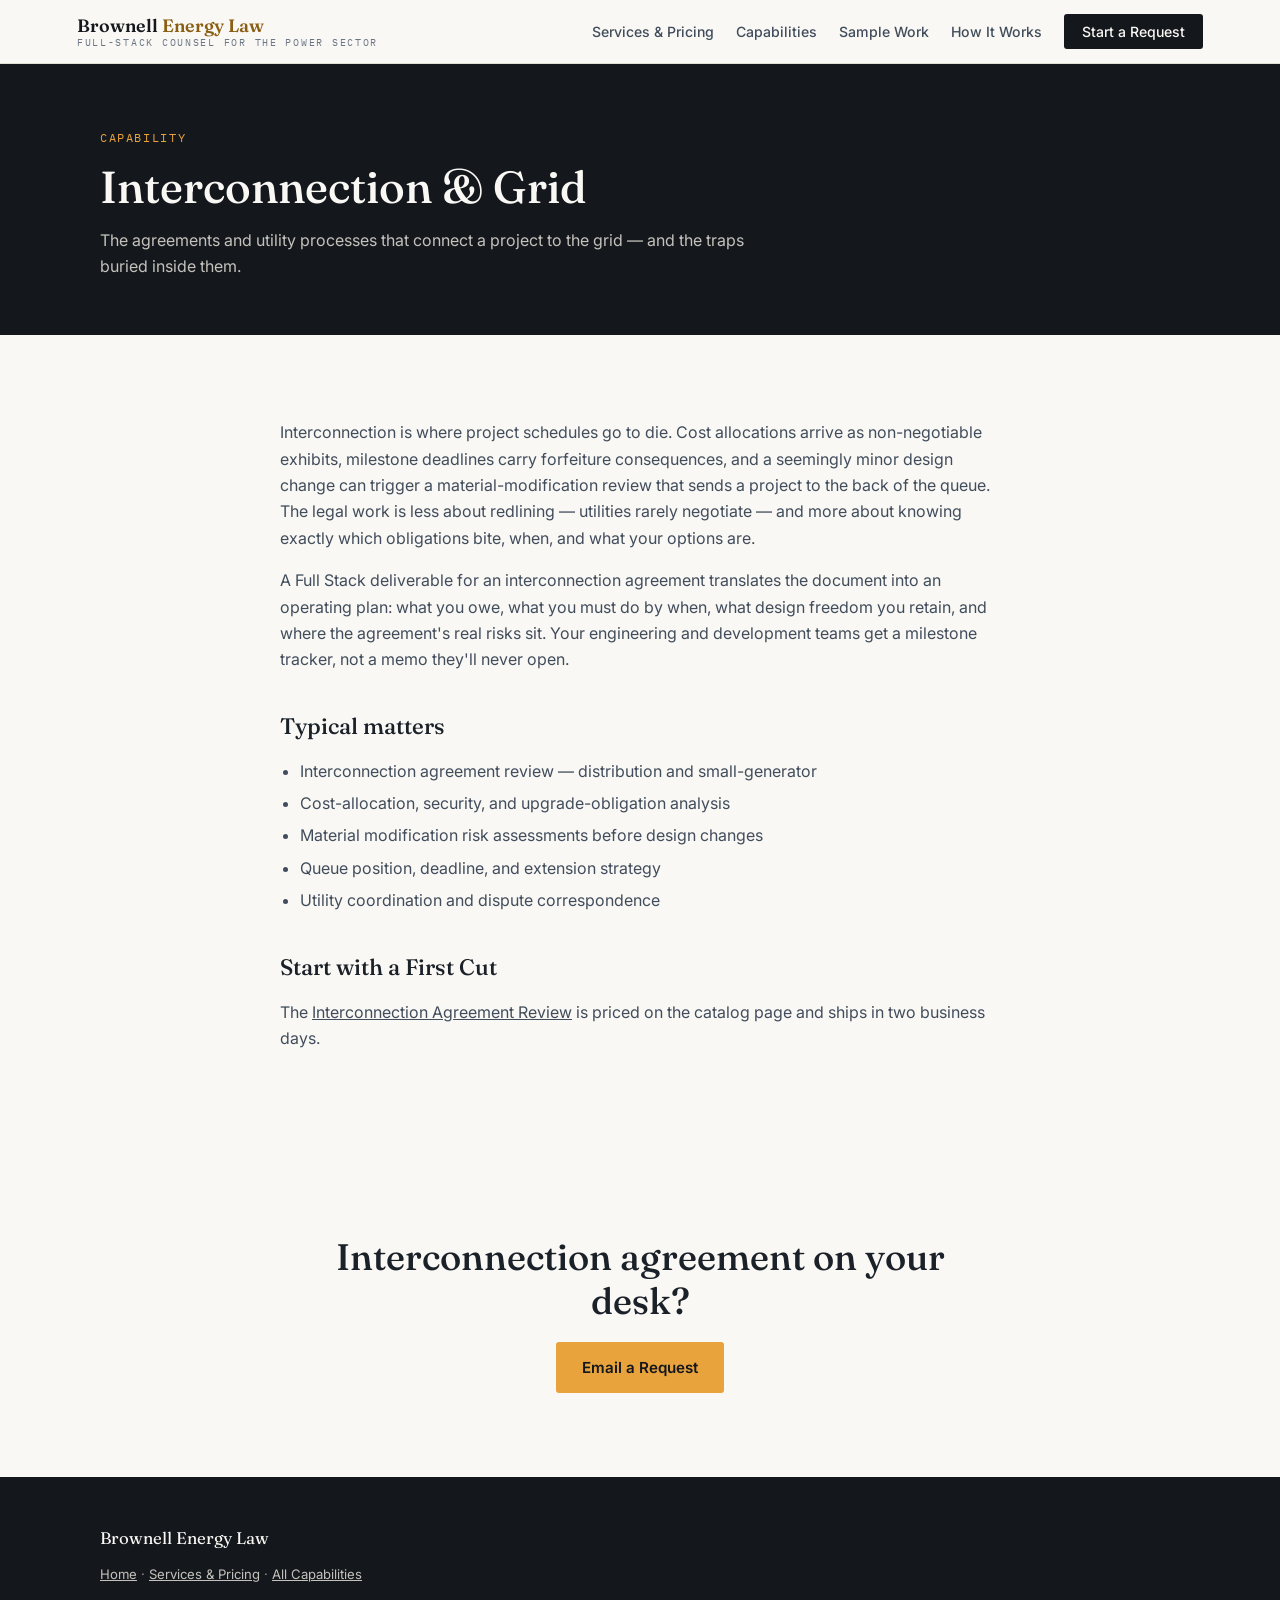
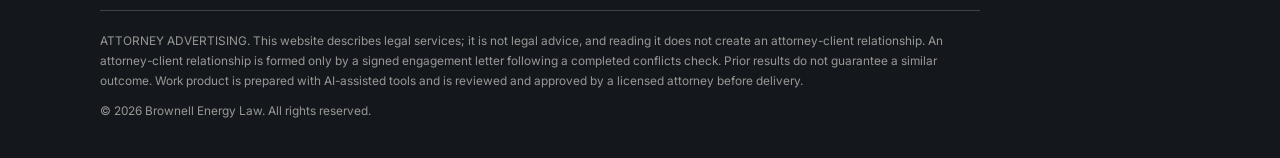
<file: interconnection.html>
<!DOCTYPE html>
<html lang="en">
<head>
  <meta charset="UTF-8" />
  <meta name="viewport" content="width=device-width, initial-scale=1.0" />
  <title>Interconnection &amp; Grid Attorney | Brownell Energy Law</title>
  <meta name="description" content="Flat-fee legal counsel for interconnection agreements, cost allocation, material modification risk, and utility coordination for distributed generation and storage projects." />
  <meta name="robots" content="index, follow" />
  <meta name="theme-color" content="#14181d" />
  <link rel="icon" href="data:image/svg+xml,%3Csvg xmlns='http://www.w3.org/2000/svg' viewBox='0 0 32 32'%3E%3Crect width='32' height='32' fill='%2314181d'/%3E%3Ctext x='16' y='23' font-family='Georgia,serif' font-size='20' font-weight='600' fill='%23e8a33d' text-anchor='middle'%3EB%3C/text%3E%3C/svg%3E" />
  <link rel="preconnect" href="https://fonts.googleapis.com" />
  <link rel="preconnect" href="https://fonts.gstatic.com" crossorigin />
  <link href="https://fonts.googleapis.com/css2?family=Fraunces:ital,wght@0,400;0,500;0,600;1,400;1,500&family=Inter:wght@400;500;600&family=IBM+Plex+Mono:wght@400;500&display=swap" rel="stylesheet" />
  <link rel="stylesheet" href="styles.css?v=2" />
</head>
<body>

  <nav aria-label="Primary">
    <a class="nav-brand" href="index.html">
      <span class="nav-brand-name">Brownell <span>Energy Law</span></span>
      <span class="nav-brand-tag">Full-Stack Counsel for the Power Sector</span>
    </a>
    <ul class="nav-links">
      <li><a href="catalog.html">Services &amp; Pricing</a></li>
      <li><a href="index.html#capabilities">Capabilities</a></li>
      <li><a href="kits/index.html">Sample Work</a></li>
      <li><a href="index.html#how">How It Works</a></li>
      <li><a class="nav-cta" href="index.html#contact">Start a Request</a></li>
    </ul>
  </nav>

  <header class="page-head">
    <div class="page-head-inner">
      <p class="section-kicker mono">Capability</p>
      <h1>Interconnection &amp; Grid</h1>
      <p>The agreements and utility processes that connect a project to the grid — and the traps buried inside them.</p>
    </div>
  </header>

  <section>
    <div class="section-inner prose">
      <p>
        Interconnection is where project schedules go to die. Cost allocations arrive
        as non-negotiable exhibits, milestone deadlines carry forfeiture consequences,
        and a seemingly minor design change can trigger a material-modification review
        that sends a project to the back of the queue. The legal work is less about
        redlining — utilities rarely negotiate — and more about knowing exactly which
        obligations bite, when, and what your options are.
      </p>
      <p>
        A Full Stack deliverable for an interconnection agreement translates the document into
        an operating plan: what you owe, what you must do by when, what design freedom
        you retain, and where the agreement's real risks sit. Your engineering and
        development teams get a milestone tracker, not a memo they'll never open.
      </p>
      <h2>Typical matters</h2>
      <ul>
        <li>Interconnection agreement review — distribution and small-generator</li>
        <li>Cost-allocation, security, and upgrade-obligation analysis</li>
        <li>Material modification risk assessments before design changes</li>
        <li>Queue position, deadline, and extension strategy</li>
        <li>Utility coordination and dispute correspondence</li>
      </ul>
      <h2>Start with a First Cut</h2>
      <p>
        The <a href="catalog.html">Interconnection Agreement Review</a> is priced on the
        catalog page and ships in two business days.
      </p>
    </div>
  </section>

  <section class="contact">
    <div class="section-inner">
      <h2>Interconnection agreement on your desk?</h2>
      <a class="btn btn-amber" href="mailto:stephen@brownellpowerplus.com?subject=Interconnection%20matter">Email a Request</a>
    </div>
  </section>

  <footer>
    <div class="footer-inner">
      <div class="footer-brand">Brownell Energy Law</div>
      <p><a href="index.html">Home</a> · <a href="catalog.html">Services &amp; Pricing</a> · <a href="index.html#capabilities">All Capabilities</a></p>
      <div class="footer-disclaimer">
        <p>
          ATTORNEY ADVERTISING. This website describes legal services; it is not legal
          advice, and reading it does not create an attorney-client relationship. An
          attorney-client relationship is formed only by a signed engagement letter
          following a completed conflicts check. Prior results do not guarantee a
          similar outcome. Work product is prepared with AI-assisted tools and is
          reviewed and approved by a licensed attorney before delivery.
        </p>
        <p style="margin-top:10px;">© 2026 Brownell Energy Law. All rights reserved.</p>
      </div>
    </div>
  </footer>

</body>
</html>
</file>
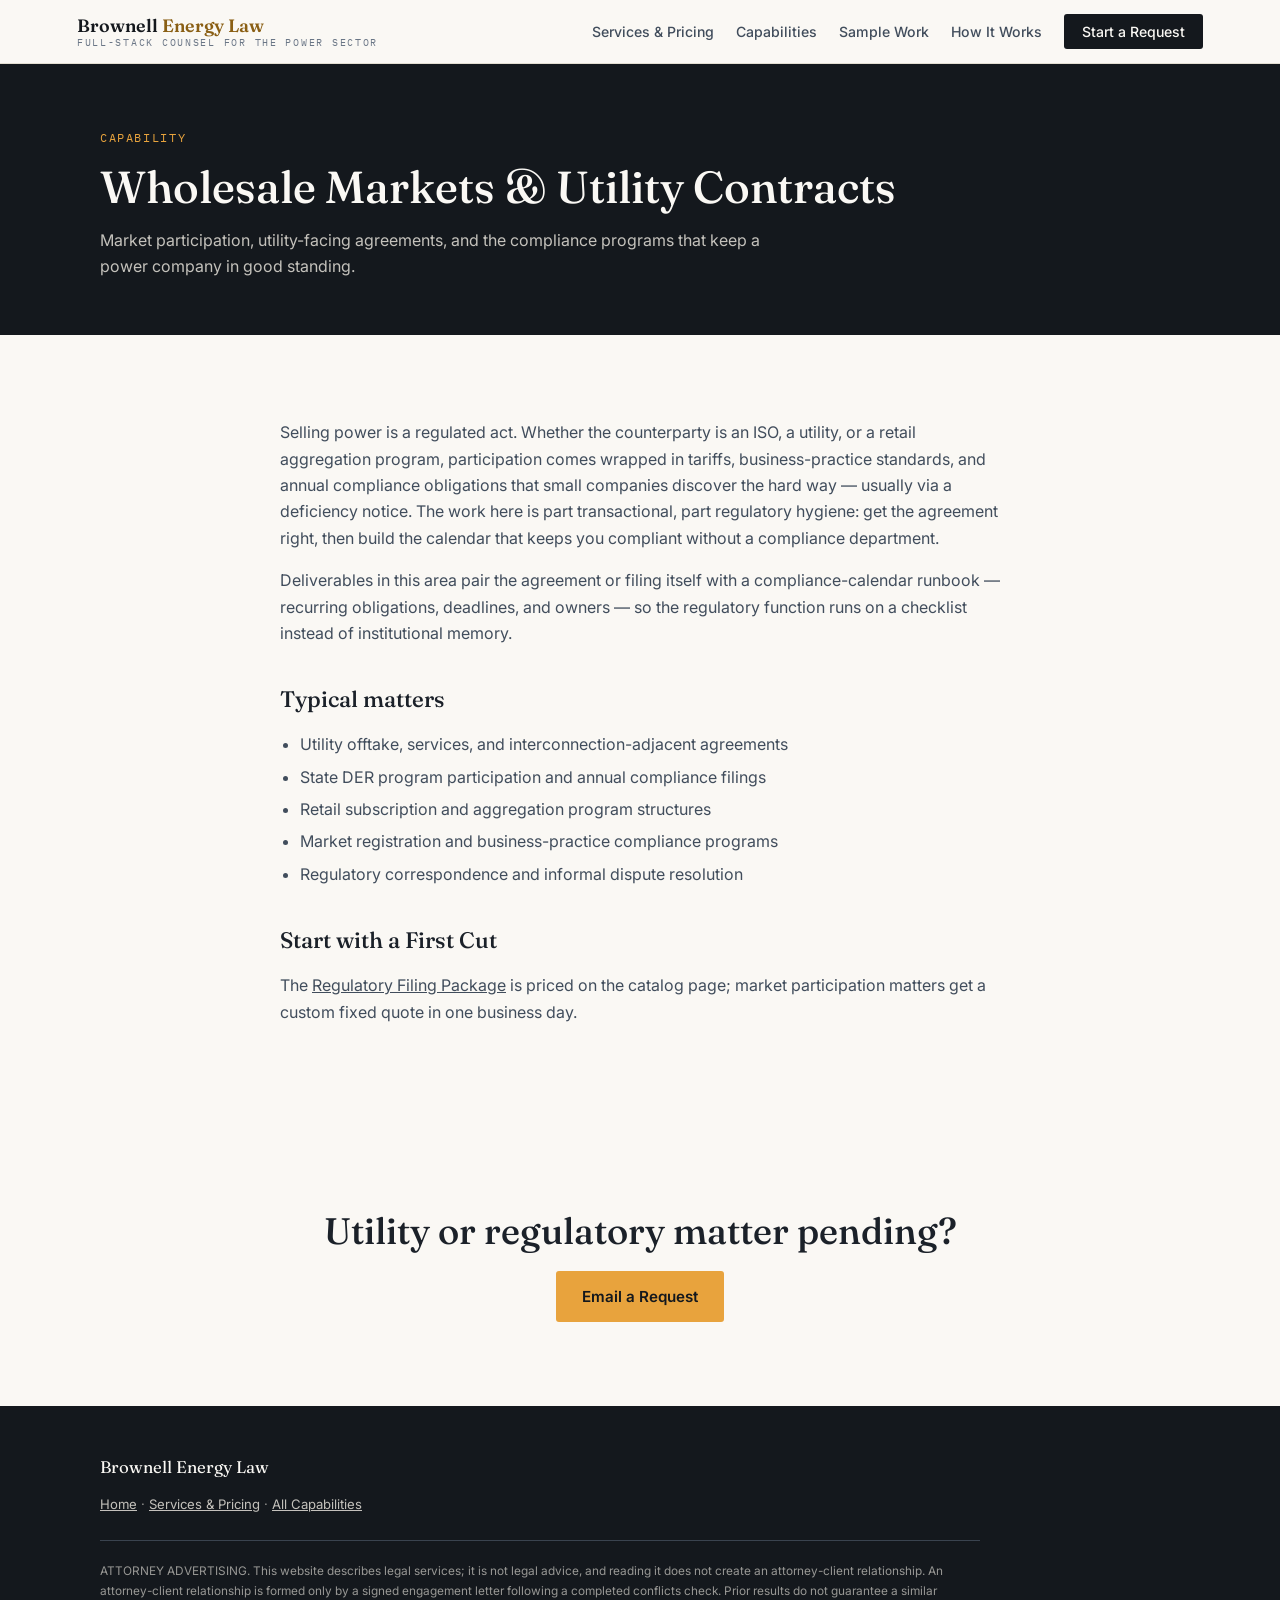
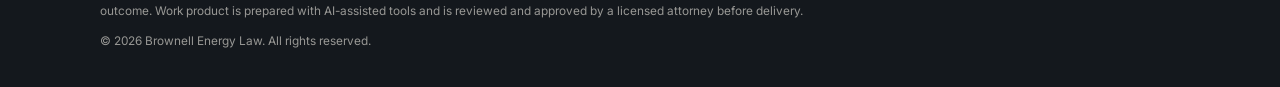
<file: markets.html>
<!DOCTYPE html>
<html lang="en">
<head>
  <meta charset="UTF-8" />
  <meta name="viewport" content="width=device-width, initial-scale=1.0" />
  <title>Wholesale Markets &amp; Utility Contracts Attorney | Brownell Energy Law</title>
  <meta name="description" content="Flat-fee legal counsel for wholesale market participation, utility offtake and services agreements, and regulatory compliance programs for power sector companies." />
  <meta name="robots" content="index, follow" />
  <meta name="theme-color" content="#14181d" />
  <link rel="icon" href="data:image/svg+xml,%3Csvg xmlns='http://www.w3.org/2000/svg' viewBox='0 0 32 32'%3E%3Crect width='32' height='32' fill='%2314181d'/%3E%3Ctext x='16' y='23' font-family='Georgia,serif' font-size='20' font-weight='600' fill='%23e8a33d' text-anchor='middle'%3EB%3C/text%3E%3C/svg%3E" />
  <link rel="preconnect" href="https://fonts.googleapis.com" />
  <link rel="preconnect" href="https://fonts.gstatic.com" crossorigin />
  <link href="https://fonts.googleapis.com/css2?family=Fraunces:ital,wght@0,400;0,500;0,600;1,400;1,500&family=Inter:wght@400;500;600&family=IBM+Plex+Mono:wght@400;500&display=swap" rel="stylesheet" />
  <link rel="stylesheet" href="styles.css?v=2" />
</head>
<body>

  <nav aria-label="Primary">
    <a class="nav-brand" href="index.html">
      <span class="nav-brand-name">Brownell <span>Energy Law</span></span>
      <span class="nav-brand-tag">Full-Stack Counsel for the Power Sector</span>
    </a>
    <ul class="nav-links">
      <li><a href="catalog.html">Services &amp; Pricing</a></li>
      <li><a href="index.html#capabilities">Capabilities</a></li>
      <li><a href="kits/index.html">Sample Work</a></li>
      <li><a href="index.html#how">How It Works</a></li>
      <li><a class="nav-cta" href="index.html#contact">Start a Request</a></li>
    </ul>
  </nav>

  <header class="page-head">
    <div class="page-head-inner">
      <p class="section-kicker mono">Capability</p>
      <h1>Wholesale Markets &amp; Utility Contracts</h1>
      <p>Market participation, utility-facing agreements, and the compliance programs that keep a power company in good standing.</p>
    </div>
  </header>

  <section>
    <div class="section-inner prose">
      <p>
        Selling power is a regulated act. Whether the counterparty is an ISO, a
        utility, or a retail aggregation program, participation comes wrapped in
        tariffs, business-practice standards, and annual compliance obligations that
        small companies discover the hard way — usually via a deficiency notice. The
        work here is part transactional, part regulatory hygiene: get the agreement
        right, then build the calendar that keeps you compliant without a compliance
        department.
      </p>
      <p>
        Deliverables in this area pair the agreement or filing itself with a
        compliance-calendar runbook — recurring obligations, deadlines, and owners —
        so the regulatory function runs on a checklist instead of institutional memory.
      </p>
      <h2>Typical matters</h2>
      <ul>
        <li>Utility offtake, services, and interconnection-adjacent agreements</li>
        <li>State DER program participation and annual compliance filings</li>
        <li>Retail subscription and aggregation program structures</li>
        <li>Market registration and business-practice compliance programs</li>
        <li>Regulatory correspondence and informal dispute resolution</li>
      </ul>
      <h2>Start with a First Cut</h2>
      <p>
        The <a href="catalog.html">Regulatory Filing Package</a> is priced on the catalog
        page; market participation matters get a custom fixed quote in one business day.
      </p>
    </div>
  </section>

  <section class="contact">
    <div class="section-inner">
      <h2>Utility or regulatory matter pending?</h2>
      <a class="btn btn-amber" href="mailto:stephen@brownellpowerplus.com?subject=Markets%20%2F%20regulatory%20matter">Email a Request</a>
    </div>
  </section>

  <footer>
    <div class="footer-inner">
      <div class="footer-brand">Brownell Energy Law</div>
      <p><a href="index.html">Home</a> · <a href="catalog.html">Services &amp; Pricing</a> · <a href="index.html#capabilities">All Capabilities</a></p>
      <div class="footer-disclaimer">
        <p>
          ATTORNEY ADVERTISING. This website describes legal services; it is not legal
          advice, and reading it does not create an attorney-client relationship. An
          attorney-client relationship is formed only by a signed engagement letter
          following a completed conflicts check. Prior results do not guarantee a
          similar outcome. Work product is prepared with AI-assisted tools and is
          reviewed and approved by a licensed attorney before delivery.
        </p>
        <p style="margin-top:10px;">© 2026 Brownell Energy Law. All rights reserved.</p>
      </div>
    </div>
  </footer>

</body>
</html>
</file>
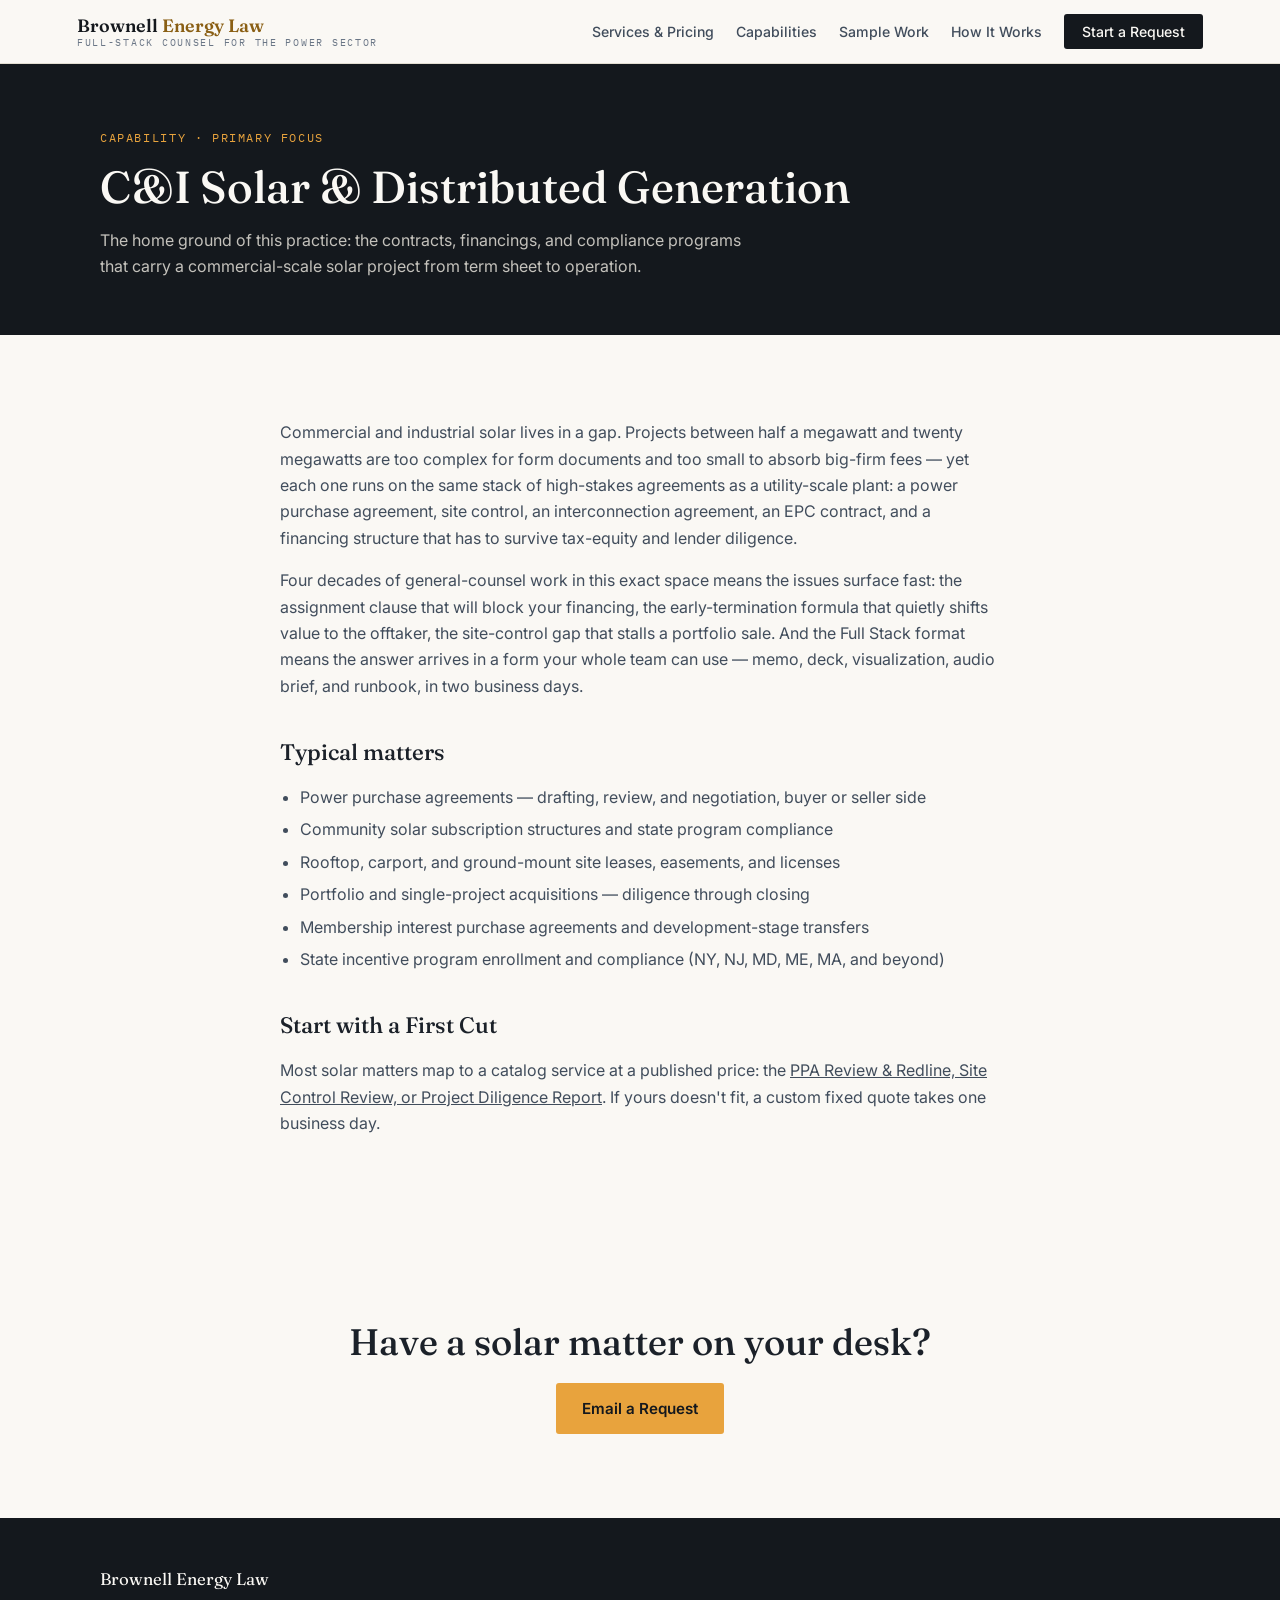
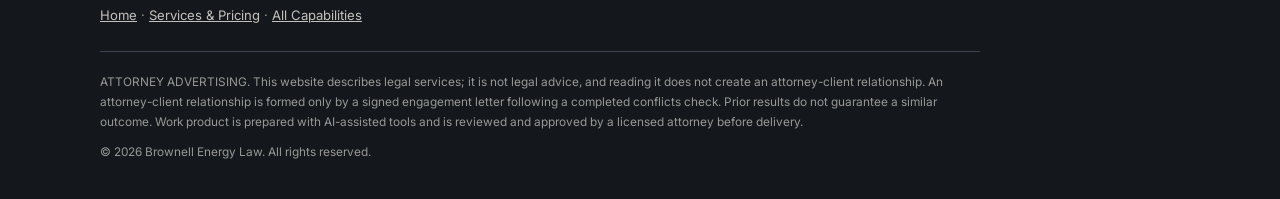
<file: solar-dg.html>
<!DOCTYPE html>
<html lang="en">
<head>
  <meta charset="UTF-8" />
  <meta name="viewport" content="width=device-width, initial-scale=1.0" />
  <title>C&amp;I Solar &amp; Distributed Generation Attorney | Brownell Energy Law</title>
  <meta name="description" content="Flat-fee legal counsel for commercial and industrial solar and distributed generation: PPAs, community solar, site control, portfolio acquisitions, and state incentive programs." />
  <meta name="robots" content="index, follow" />
  <meta name="theme-color" content="#14181d" />
  <link rel="icon" href="data:image/svg+xml,%3Csvg xmlns='http://www.w3.org/2000/svg' viewBox='0 0 32 32'%3E%3Crect width='32' height='32' fill='%2314181d'/%3E%3Ctext x='16' y='23' font-family='Georgia,serif' font-size='20' font-weight='600' fill='%23e8a33d' text-anchor='middle'%3EB%3C/text%3E%3C/svg%3E" />
  <link rel="preconnect" href="https://fonts.googleapis.com" />
  <link rel="preconnect" href="https://fonts.gstatic.com" crossorigin />
  <link href="https://fonts.googleapis.com/css2?family=Fraunces:ital,wght@0,400;0,500;0,600;1,400;1,500&family=Inter:wght@400;500;600&family=IBM+Plex+Mono:wght@400;500&display=swap" rel="stylesheet" />
  <link rel="stylesheet" href="styles.css?v=2" />
</head>
<body>

  <nav aria-label="Primary">
    <a class="nav-brand" href="index.html">
      <span class="nav-brand-name">Brownell <span>Energy Law</span></span>
      <span class="nav-brand-tag">Full-Stack Counsel for the Power Sector</span>
    </a>
    <ul class="nav-links">
      <li><a href="catalog.html">Services &amp; Pricing</a></li>
      <li><a href="index.html#capabilities">Capabilities</a></li>
      <li><a href="kits/index.html">Sample Work</a></li>
      <li><a href="index.html#how">How It Works</a></li>
      <li><a class="nav-cta" href="index.html#contact">Start a Request</a></li>
    </ul>
  </nav>

  <header class="page-head">
    <div class="page-head-inner">
      <p class="section-kicker mono">Capability · Primary Focus</p>
      <h1>C&amp;I Solar &amp; Distributed Generation</h1>
      <p>The home ground of this practice: the contracts, financings, and compliance programs that carry a commercial-scale solar project from term sheet to operation.</p>
    </div>
  </header>

  <section>
    <div class="section-inner prose">
      <p>
        Commercial and industrial solar lives in a gap. Projects between half a
        megawatt and twenty megawatts are too complex for form documents and too small
        to absorb big-firm fees — yet each one runs on the same stack of high-stakes
        agreements as a utility-scale plant: a power purchase agreement, site control,
        an interconnection agreement, an EPC contract, and a financing structure that
        has to survive tax-equity and lender diligence.
      </p>
      <p>
        Four decades of general-counsel work in this exact space means the issues
        surface fast: the assignment clause that will block your financing, the
        early-termination formula that quietly shifts value to the offtaker, the
        site-control gap that stalls a portfolio sale. And the Full Stack format
        means the answer arrives in a form your whole team can use — memo, deck,
        visualization, audio brief, and runbook, in two business days.
      </p>
      <h2>Typical matters</h2>
      <ul>
        <li>Power purchase agreements — drafting, review, and negotiation, buyer or seller side</li>
        <li>Community solar subscription structures and state program compliance</li>
        <li>Rooftop, carport, and ground-mount site leases, easements, and licenses</li>
        <li>Portfolio and single-project acquisitions — diligence through closing</li>
        <li>Membership interest purchase agreements and development-stage transfers</li>
        <li>State incentive program enrollment and compliance (NY, NJ, MD, ME, MA, and beyond)</li>
      </ul>
      <h2>Start with a First Cut</h2>
      <p>
        Most solar matters map to a catalog service at a published price: the
        <a href="catalog.html">PPA Review &amp; Redline, Site Control Review, or Project
        Diligence Report</a>. If yours doesn't fit, a custom fixed quote takes one business day.
      </p>
    </div>
  </section>

  <section class="contact">
    <div class="section-inner">
      <h2>Have a solar matter on your desk?</h2>
      <a class="btn btn-amber" href="mailto:stephen@brownellpowerplus.com?subject=Solar%20%2F%20DG%20matter">Email a Request</a>
    </div>
  </section>

  <footer>
    <div class="footer-inner">
      <div class="footer-brand">Brownell Energy Law</div>
      <p><a href="index.html">Home</a> · <a href="catalog.html">Services &amp; Pricing</a> · <a href="index.html#capabilities">All Capabilities</a></p>
      <div class="footer-disclaimer">
        <p>
          ATTORNEY ADVERTISING. This website describes legal services; it is not legal
          advice, and reading it does not create an attorney-client relationship. An
          attorney-client relationship is formed only by a signed engagement letter
          following a completed conflicts check. Prior results do not guarantee a
          similar outcome. Work product is prepared with AI-assisted tools and is
          reviewed and approved by a licensed attorney before delivery.
        </p>
        <p style="margin-top:10px;">© 2026 Brownell Energy Law. All rights reserved.</p>
      </div>
    </div>
  </footer>

</body>
</html>
</file>
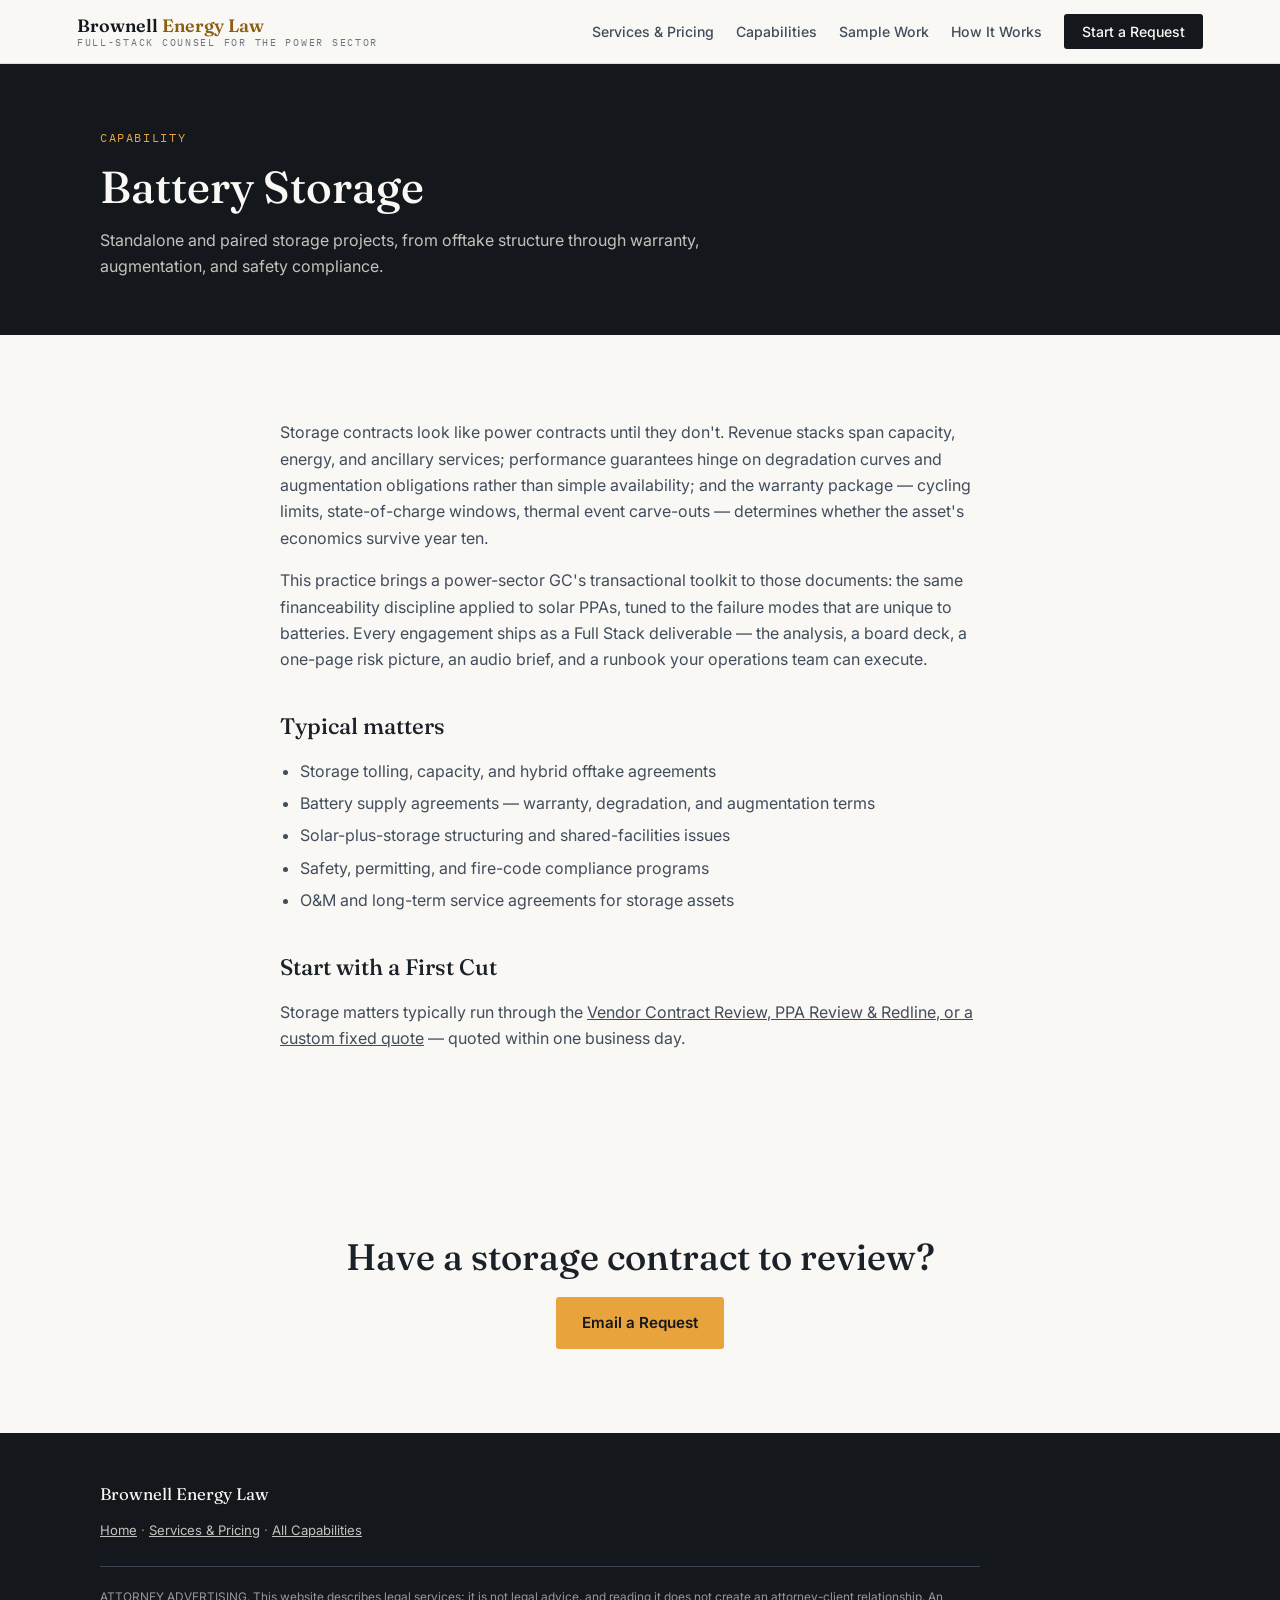
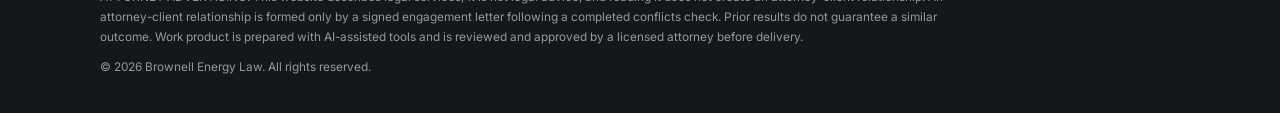
<file: storage.html>
<!DOCTYPE html>
<html lang="en">
<head>
  <meta charset="UTF-8" />
  <meta name="viewport" content="width=device-width, initial-scale=1.0" />
  <title>Battery Storage Attorney | Brownell Energy Law</title>
  <meta name="description" content="Flat-fee legal counsel for battery energy storage: tolling and offtake structures, warranty and augmentation terms, safety compliance, and paired solar-plus-storage projects." />
  <meta name="robots" content="index, follow" />
  <meta name="theme-color" content="#14181d" />
  <link rel="icon" href="data:image/svg+xml,%3Csvg xmlns='http://www.w3.org/2000/svg' viewBox='0 0 32 32'%3E%3Crect width='32' height='32' fill='%2314181d'/%3E%3Ctext x='16' y='23' font-family='Georgia,serif' font-size='20' font-weight='600' fill='%23e8a33d' text-anchor='middle'%3EB%3C/text%3E%3C/svg%3E" />
  <link rel="preconnect" href="https://fonts.googleapis.com" />
  <link rel="preconnect" href="https://fonts.gstatic.com" crossorigin />
  <link href="https://fonts.googleapis.com/css2?family=Fraunces:ital,wght@0,400;0,500;0,600;1,400;1,500&family=Inter:wght@400;500;600&family=IBM+Plex+Mono:wght@400;500&display=swap" rel="stylesheet" />
  <link rel="stylesheet" href="styles.css?v=2" />
</head>
<body>

  <nav aria-label="Primary">
    <a class="nav-brand" href="index.html">
      <span class="nav-brand-name">Brownell <span>Energy Law</span></span>
      <span class="nav-brand-tag">Full-Stack Counsel for the Power Sector</span>
    </a>
    <ul class="nav-links">
      <li><a href="catalog.html">Services &amp; Pricing</a></li>
      <li><a href="index.html#capabilities">Capabilities</a></li>
      <li><a href="kits/index.html">Sample Work</a></li>
      <li><a href="index.html#how">How It Works</a></li>
      <li><a class="nav-cta" href="index.html#contact">Start a Request</a></li>
    </ul>
  </nav>

  <header class="page-head">
    <div class="page-head-inner">
      <p class="section-kicker mono">Capability</p>
      <h1>Battery Storage</h1>
      <p>Standalone and paired storage projects, from offtake structure through warranty, augmentation, and safety compliance.</p>
    </div>
  </header>

  <section>
    <div class="section-inner prose">
      <p>
        Storage contracts look like power contracts until they don't. Revenue stacks
        span capacity, energy, and ancillary services; performance guarantees hinge on
        degradation curves and augmentation obligations rather than simple availability;
        and the warranty package — cycling limits, state-of-charge windows, thermal
        event carve-outs — determines whether the asset's economics survive year ten.
      </p>
      <p>
        This practice brings a power-sector GC's transactional toolkit to those
        documents: the same financeability discipline applied to solar PPAs, tuned to
        the failure modes that are unique to batteries. Every engagement ships as a
        Full Stack deliverable — the analysis, a board deck, a one-page risk picture,
        an audio brief, and a runbook your operations team can execute.
      </p>
      <h2>Typical matters</h2>
      <ul>
        <li>Storage tolling, capacity, and hybrid offtake agreements</li>
        <li>Battery supply agreements — warranty, degradation, and augmentation terms</li>
        <li>Solar-plus-storage structuring and shared-facilities issues</li>
        <li>Safety, permitting, and fire-code compliance programs</li>
        <li>O&amp;M and long-term service agreements for storage assets</li>
      </ul>
      <h2>Start with a First Cut</h2>
      <p>
        Storage matters typically run through the <a href="catalog.html">Vendor Contract
        Review, PPA Review &amp; Redline, or a custom fixed quote</a> —
        quoted within one business day.
      </p>
    </div>
  </section>

  <section class="contact">
    <div class="section-inner">
      <h2>Have a storage contract to review?</h2>
      <a class="btn btn-amber" href="mailto:stephen@brownellpowerplus.com?subject=Storage%20matter">Email a Request</a>
    </div>
  </section>

  <footer>
    <div class="footer-inner">
      <div class="footer-brand">Brownell Energy Law</div>
      <p><a href="index.html">Home</a> · <a href="catalog.html">Services &amp; Pricing</a> · <a href="index.html#capabilities">All Capabilities</a></p>
      <div class="footer-disclaimer">
        <p>
          ATTORNEY ADVERTISING. This website describes legal services; it is not legal
          advice, and reading it does not create an attorney-client relationship. An
          attorney-client relationship is formed only by a signed engagement letter
          following a completed conflicts check. Prior results do not guarantee a
          similar outcome. Work product is prepared with AI-assisted tools and is
          reviewed and approved by a licensed attorney before delivery.
        </p>
        <p style="margin-top:10px;">© 2026 Brownell Energy Law. All rights reserved.</p>
      </div>
    </div>
  </footer>

</body>
</html>
</file>
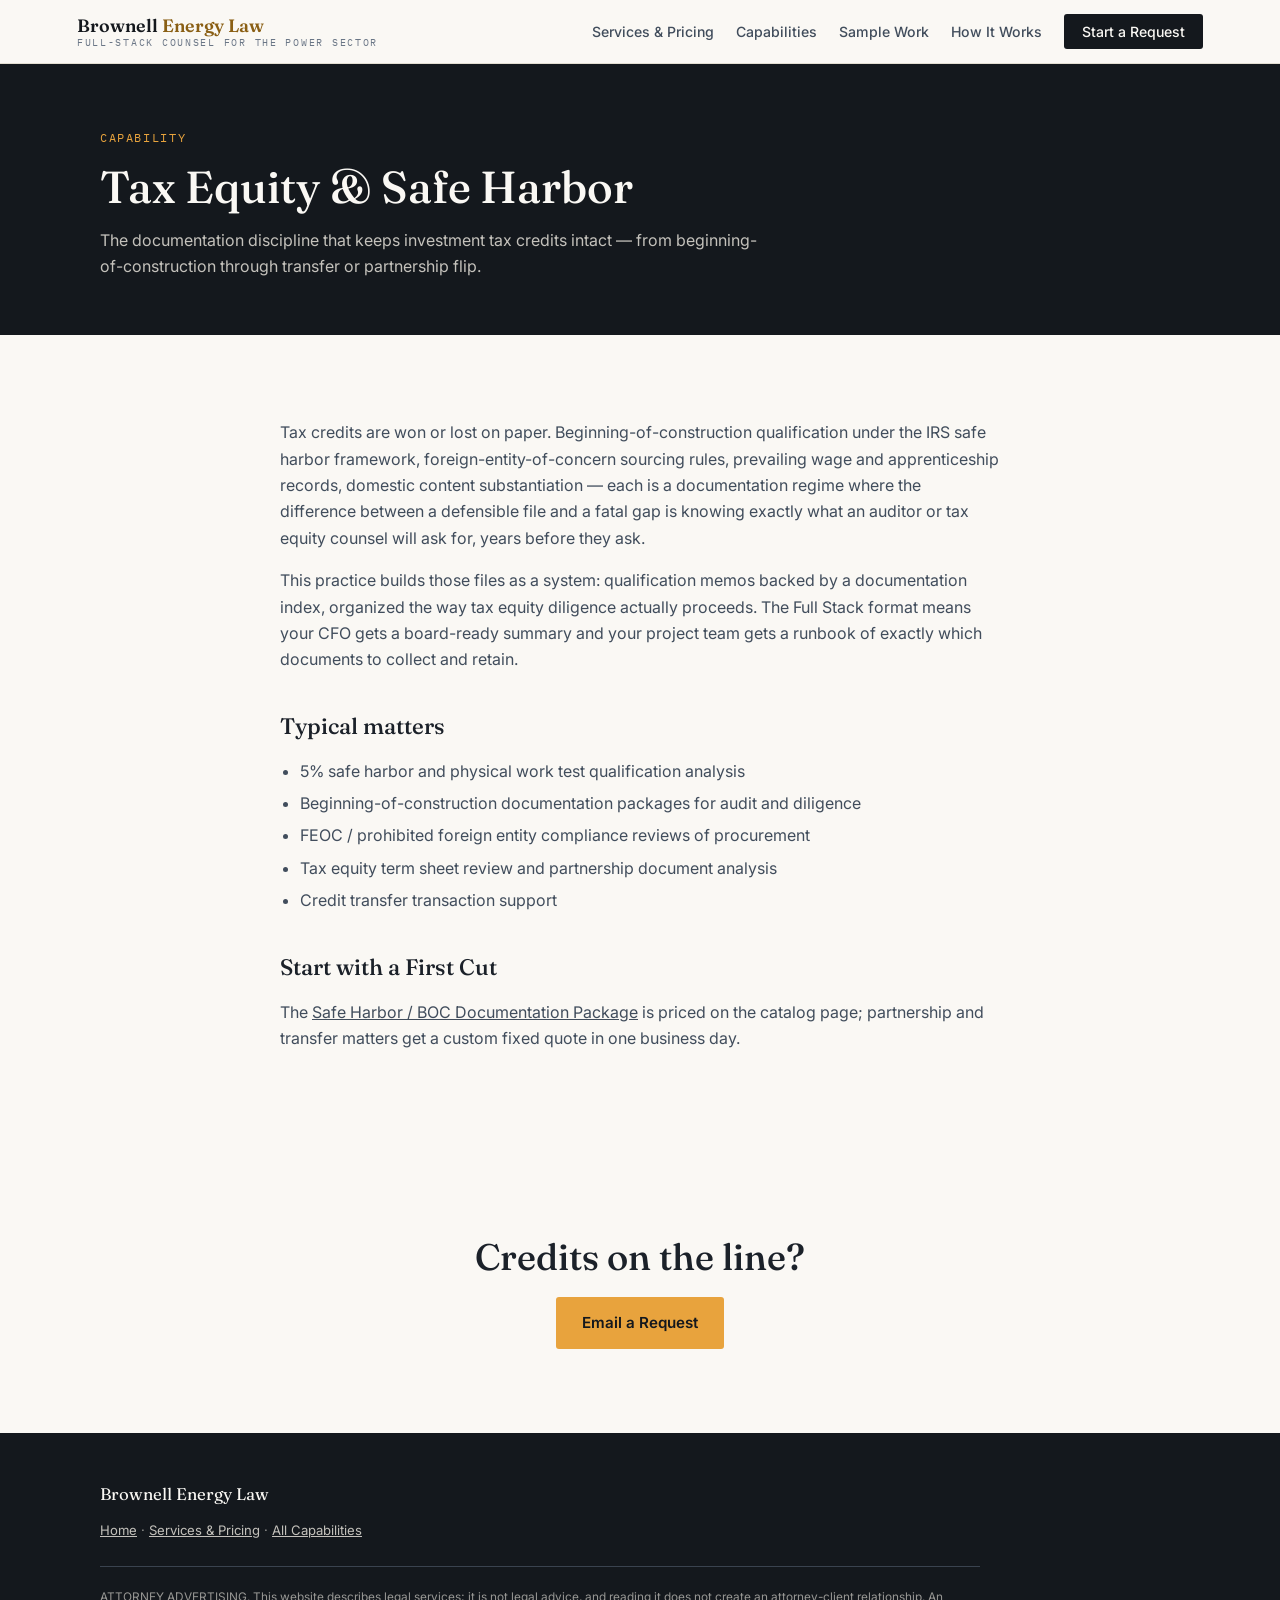
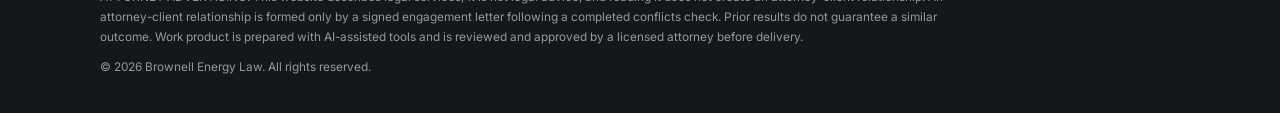
<file: tax-equity.html>
<!DOCTYPE html>
<html lang="en">
<head>
  <meta charset="UTF-8" />
  <meta name="viewport" content="width=device-width, initial-scale=1.0" />
  <title>Tax Equity &amp; Safe Harbor Attorney | Brownell Energy Law</title>
  <meta name="description" content="Flat-fee legal counsel for ITC qualification, beginning-of-construction safe harbor documentation, FEOC compliance, and tax credit transfer transactions for solar and storage." />
  <meta name="robots" content="index, follow" />
  <meta name="theme-color" content="#14181d" />
  <link rel="icon" href="data:image/svg+xml,%3Csvg xmlns='http://www.w3.org/2000/svg' viewBox='0 0 32 32'%3E%3Crect width='32' height='32' fill='%2314181d'/%3E%3Ctext x='16' y='23' font-family='Georgia,serif' font-size='20' font-weight='600' fill='%23e8a33d' text-anchor='middle'%3EB%3C/text%3E%3C/svg%3E" />
  <link rel="preconnect" href="https://fonts.googleapis.com" />
  <link rel="preconnect" href="https://fonts.gstatic.com" crossorigin />
  <link href="https://fonts.googleapis.com/css2?family=Fraunces:ital,wght@0,400;0,500;0,600;1,400;1,500&family=Inter:wght@400;500;600&family=IBM+Plex+Mono:wght@400;500&display=swap" rel="stylesheet" />
  <link rel="stylesheet" href="styles.css?v=2" />
</head>
<body>

  <nav aria-label="Primary">
    <a class="nav-brand" href="index.html">
      <span class="nav-brand-name">Brownell <span>Energy Law</span></span>
      <span class="nav-brand-tag">Full-Stack Counsel for the Power Sector</span>
    </a>
    <ul class="nav-links">
      <li><a href="catalog.html">Services &amp; Pricing</a></li>
      <li><a href="index.html#capabilities">Capabilities</a></li>
      <li><a href="kits/index.html">Sample Work</a></li>
      <li><a href="index.html#how">How It Works</a></li>
      <li><a class="nav-cta" href="index.html#contact">Start a Request</a></li>
    </ul>
  </nav>

  <header class="page-head">
    <div class="page-head-inner">
      <p class="section-kicker mono">Capability</p>
      <h1>Tax Equity &amp; Safe Harbor</h1>
      <p>The documentation discipline that keeps investment tax credits intact — from beginning-of-construction through transfer or partnership flip.</p>
    </div>
  </header>

  <section>
    <div class="section-inner prose">
      <p>
        Tax credits are won or lost on paper. Beginning-of-construction qualification
        under the IRS safe harbor framework, foreign-entity-of-concern sourcing rules,
        prevailing wage and apprenticeship records, domestic content substantiation —
        each is a documentation regime where the difference between a defensible file
        and a fatal gap is knowing exactly what an auditor or tax equity counsel will
        ask for, years before they ask.
      </p>
      <p>
        This practice builds those files as a system: qualification memos backed by a
        documentation index, organized the way tax equity diligence actually proceeds.
        The Full Stack format means your CFO gets a board-ready summary and your project team
        gets a runbook of exactly which documents to collect and retain.
      </p>
      <h2>Typical matters</h2>
      <ul>
        <li>5% safe harbor and physical work test qualification analysis</li>
        <li>Beginning-of-construction documentation packages for audit and diligence</li>
        <li>FEOC / prohibited foreign entity compliance reviews of procurement</li>
        <li>Tax equity term sheet review and partnership document analysis</li>
        <li>Credit transfer transaction support</li>
      </ul>
      <h2>Start with a First Cut</h2>
      <p>
        The <a href="catalog.html">Safe Harbor / BOC Documentation Package</a> is priced on
        the catalog page; partnership and transfer matters get a custom fixed quote in
        one business day.
      </p>
    </div>
  </section>

  <section class="contact">
    <div class="section-inner">
      <h2>Credits on the line?</h2>
      <a class="btn btn-amber" href="mailto:stephen@brownellpowerplus.com?subject=Tax%20equity%20%2F%20safe%20harbor%20matter">Email a Request</a>
    </div>
  </section>

  <footer>
    <div class="footer-inner">
      <div class="footer-brand">Brownell Energy Law</div>
      <p><a href="index.html">Home</a> · <a href="catalog.html">Services &amp; Pricing</a> · <a href="index.html#capabilities">All Capabilities</a></p>
      <div class="footer-disclaimer">
        <p>
          ATTORNEY ADVERTISING. This website describes legal services; it is not legal
          advice, and reading it does not create an attorney-client relationship. An
          attorney-client relationship is formed only by a signed engagement letter
          following a completed conflicts check. Prior results do not guarantee a
          similar outcome. Work product is prepared with AI-assisted tools and is
          reviewed and approved by a licensed attorney before delivery.
        </p>
        <p style="margin-top:10px;">© 2026 Brownell Energy Law. All rights reserved.</p>
      </div>
    </div>
  </footer>

</body>
</html>
</file>
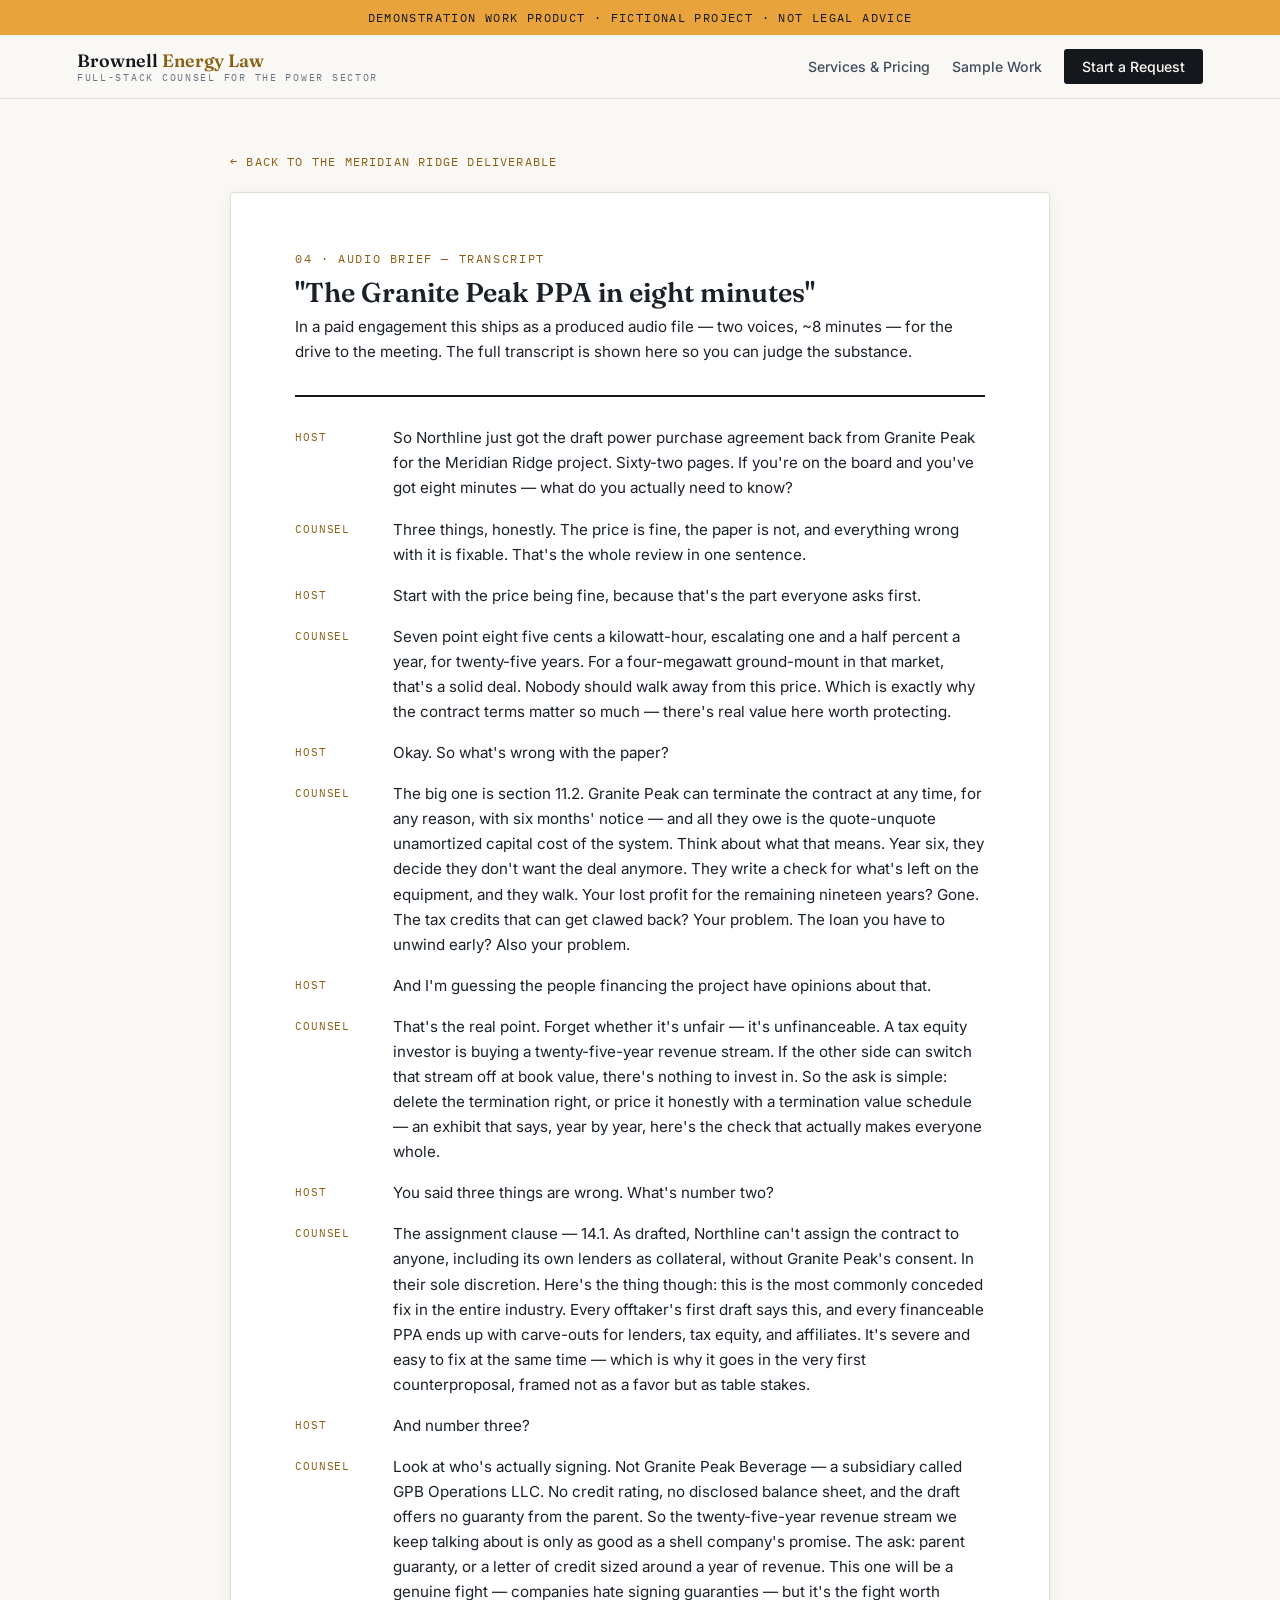
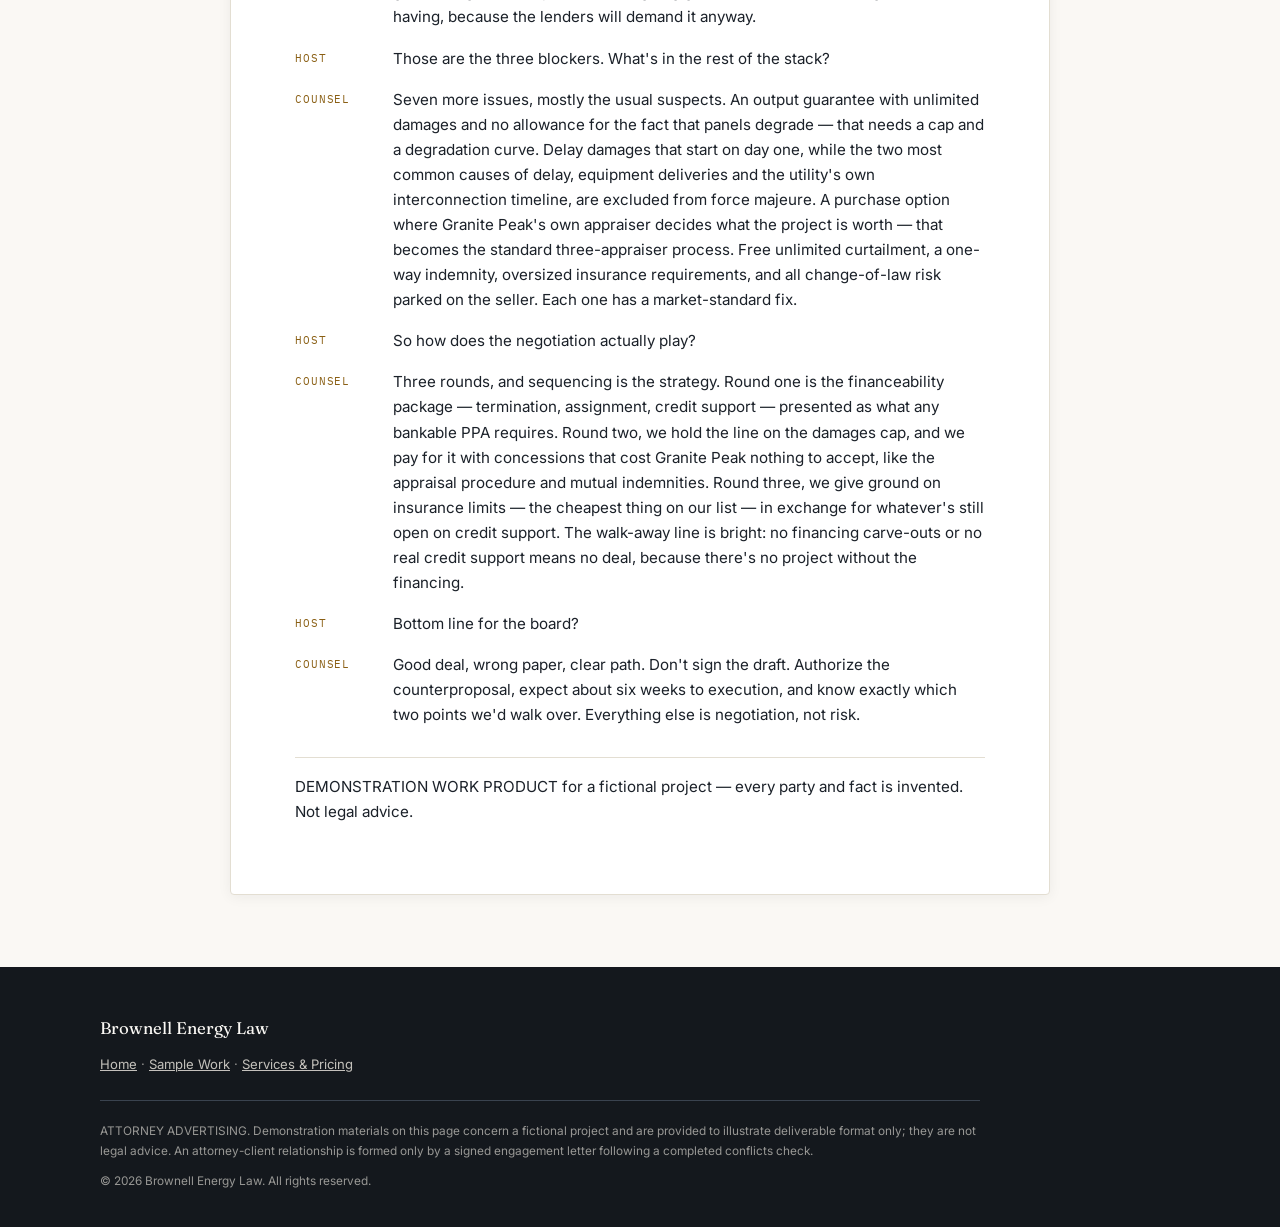
<file: kits/meridian-ridge/audio.html>
<!DOCTYPE html>
<html lang="en">
<head>
  <meta charset="UTF-8" />
  <meta name="viewport" content="width=device-width, initial-scale=1.0" />
  <title>Audio Brief — Meridian Ridge Demo | Brownell Energy Law</title>
  <meta name="description" content="Demonstration audio brief transcript for the fictional Meridian Ridge Solar PPA review — the whole analysis, conversationally, in eight minutes." />
  <meta name="robots" content="index, follow" />
  <meta name="theme-color" content="#14181d" />
  <link rel="icon" href="data:image/svg+xml,%3Csvg xmlns='http://www.w3.org/2000/svg' viewBox='0 0 32 32'%3E%3Crect width='32' height='32' fill='%2314181d'/%3E%3Ctext x='16' y='23' font-family='Georgia,serif' font-size='20' font-weight='600' fill='%23e8a33d' text-anchor='middle'%3EB%3C/text%3E%3C/svg%3E" />
  <link rel="preconnect" href="https://fonts.googleapis.com" />
  <link rel="preconnect" href="https://fonts.gstatic.com" crossorigin />
  <link href="https://fonts.googleapis.com/css2?family=Fraunces:ital,wght@0,400;0,500;0,600;1,400;1,500&family=Inter:wght@400;500;600&family=IBM+Plex+Mono:wght@400;500&display=swap" rel="stylesheet" />
  <link rel="stylesheet" href="../../styles.css?v=2" />
  <link rel="stylesheet" href="demo.css?v=1" />
</head>
<body>

  <div class="demo-banner">Demonstration work product · Fictional project · Not legal advice</div>

  <nav aria-label="Primary">
    <a class="nav-brand" href="../../index.html">
      <span class="nav-brand-name">Brownell <span>Energy Law</span></span>
      <span class="nav-brand-tag">Full-Stack Counsel for the Power Sector</span>
    </a>
    <ul class="nav-links">
      <li><a href="../../catalog.html">Services &amp; Pricing</a></li>
      <li><a href="../index.html">Sample Work</a></li>
      <li><a class="nav-cta" href="../../index.html#contact">Start a Request</a></li>
    </ul>
  </nav>

  <div class="doc-wrap">
    <a class="doc-back" href="../index.html">← Back to the Meridian Ridge deliverable</a>
    <div class="doc-sheet">

      <div class="doc-head">
        <span class="mono">04 · Audio Brief — Transcript</span>
        <h1>"The Granite Peak PPA in eight minutes"</h1>
        <p class="doc-meta">
          In a paid engagement this ships as a produced audio file — two voices, ~8
          minutes — for the drive to the meeting. The full transcript is shown here
          so you can judge the substance.
        </p>
      </div>

      <div class="turn"><div class="speaker">Host</div><p>
        So Northline just got the draft power purchase agreement back from Granite
        Peak for the Meridian Ridge project. Sixty-two pages. If you're on the board
        and you've got eight minutes — what do you actually need to know?
      </p></div>

      <div class="turn"><div class="speaker">Counsel</div><p>
        Three things, honestly. The price is fine, the paper is not, and everything
        wrong with it is fixable. That's the whole review in one sentence.
      </p></div>

      <div class="turn"><div class="speaker">Host</div><p>
        Start with the price being fine, because that's the part everyone asks first.
      </p></div>

      <div class="turn"><div class="speaker">Counsel</div><p>
        Seven point eight five cents a kilowatt-hour, escalating one and a half
        percent a year, for twenty-five years. For a four-megawatt ground-mount in
        that market, that's a solid deal. Nobody should walk away from this price.
        Which is exactly why the contract terms matter so much — there's real value
        here worth protecting.
      </p></div>

      <div class="turn"><div class="speaker">Host</div><p>
        Okay. So what's wrong with the paper?
      </p></div>

      <div class="turn"><div class="speaker">Counsel</div><p>
        The big one is section 11.2. Granite Peak can terminate the contract at any
        time, for any reason, with six months' notice — and all they owe is the
        quote-unquote unamortized capital cost of the system. Think about what that
        means. Year six, they decide they don't want the deal anymore. They write a
        check for what's left on the equipment, and they walk. Your lost profit for
        the remaining nineteen years? Gone. The tax credits that can get clawed back?
        Your problem. The loan you have to unwind early? Also your problem.
      </p></div>

      <div class="turn"><div class="speaker">Host</div><p>
        And I'm guessing the people financing the project have opinions about that.
      </p></div>

      <div class="turn"><div class="speaker">Counsel</div><p>
        That's the real point. Forget whether it's unfair — it's unfinanceable. A tax
        equity investor is buying a twenty-five-year revenue stream. If the other
        side can switch that stream off at book value, there's nothing to invest in.
        So the ask is simple: delete the termination right, or price it honestly with
        a termination value schedule — an exhibit that says, year by year, here's the
        check that actually makes everyone whole.
      </p></div>

      <div class="turn"><div class="speaker">Host</div><p>
        You said three things are wrong. What's number two?
      </p></div>

      <div class="turn"><div class="speaker">Counsel</div><p>
        The assignment clause — 14.1. As drafted, Northline can't assign the contract
        to anyone, including its own lenders as collateral, without Granite Peak's
        consent. In their sole discretion. Here's the thing though: this is the most
        commonly conceded fix in the entire industry. Every offtaker's first draft
        says this, and every financeable PPA ends up with carve-outs for lenders, tax
        equity, and affiliates. It's severe and easy to fix at the same time — which
        is why it goes in the very first counterproposal, framed not as a favor but
        as table stakes.
      </p></div>

      <div class="turn"><div class="speaker">Host</div><p>
        And number three?
      </p></div>

      <div class="turn"><div class="speaker">Counsel</div><p>
        Look at who's actually signing. Not Granite Peak Beverage — a subsidiary
        called GPB Operations LLC. No credit rating, no disclosed balance sheet, and
        the draft offers no guaranty from the parent. So the twenty-five-year revenue
        stream we keep talking about is only as good as a shell company's promise.
        The ask: parent guaranty, or a letter of credit sized around a year of
        revenue. This one will be a genuine fight — companies hate signing guaranties
        — but it's the fight worth having, because the lenders will demand it anyway.
      </p></div>

      <div class="turn"><div class="speaker">Host</div><p>
        Those are the three blockers. What's in the rest of the stack?
      </p></div>

      <div class="turn"><div class="speaker">Counsel</div><p>
        Seven more issues, mostly the usual suspects. An output guarantee with
        unlimited damages and no allowance for the fact that panels degrade — that
        needs a cap and a degradation curve. Delay damages that start on day one,
        while the two most common causes of delay, equipment deliveries and the
        utility's own interconnection timeline, are excluded from force majeure.
        A purchase option where Granite Peak's own appraiser decides what the project
        is worth — that becomes the standard three-appraiser process. Free unlimited
        curtailment, a one-way indemnity, oversized insurance requirements, and all
        change-of-law risk parked on the seller. Each one has a market-standard fix.
      </p></div>

      <div class="turn"><div class="speaker">Host</div><p>
        So how does the negotiation actually play?
      </p></div>

      <div class="turn"><div class="speaker">Counsel</div><p>
        Three rounds, and sequencing is the strategy. Round one is the financeability
        package — termination, assignment, credit support — presented as what any
        bankable PPA requires. Round two, we hold the line on the damages cap, and we
        pay for it with concessions that cost Granite Peak nothing to accept, like
        the appraisal procedure and mutual indemnities. Round three, we give ground
        on insurance limits — the cheapest thing on our list — in exchange for
        whatever's still open on credit support. The walk-away line is bright: no
        financing carve-outs or no real credit support means no deal, because there's
        no project without the financing.
      </p></div>

      <div class="turn"><div class="speaker">Host</div><p>
        Bottom line for the board?
      </p></div>

      <div class="turn"><div class="speaker">Counsel</div><p>
        Good deal, wrong paper, clear path. Don't sign the draft. Authorize the
        counterproposal, expect about six weeks to execution, and know exactly which
        two points we'd walk over. Everything else is negotiation, not risk.
      </p></div>

      <p class="doc-meta" style="margin-top:30px; border-top:1px solid var(--line); padding-top:16px;">
        DEMONSTRATION WORK PRODUCT for a fictional project — every party and fact is
        invented. Not legal advice.
      </p>

    </div>
  </div>

  <footer>
    <div class="footer-inner">
      <div class="footer-brand">Brownell Energy Law</div>
      <p><a href="../../index.html">Home</a> · <a href="../index.html">Sample Work</a> · <a href="../../catalog.html">Services &amp; Pricing</a></p>
      <div class="footer-disclaimer">
        <p>
          ATTORNEY ADVERTISING. Demonstration materials on this page concern a
          fictional project and are provided to illustrate deliverable format only;
          they are not legal advice. An attorney-client relationship is formed only by
          a signed engagement letter following a completed conflicts check.
        </p>
        <p style="margin-top:10px;">© 2026 Brownell Energy Law. All rights reserved.</p>
      </div>
    </div>
  </footer>

</body>
</html>
</file>
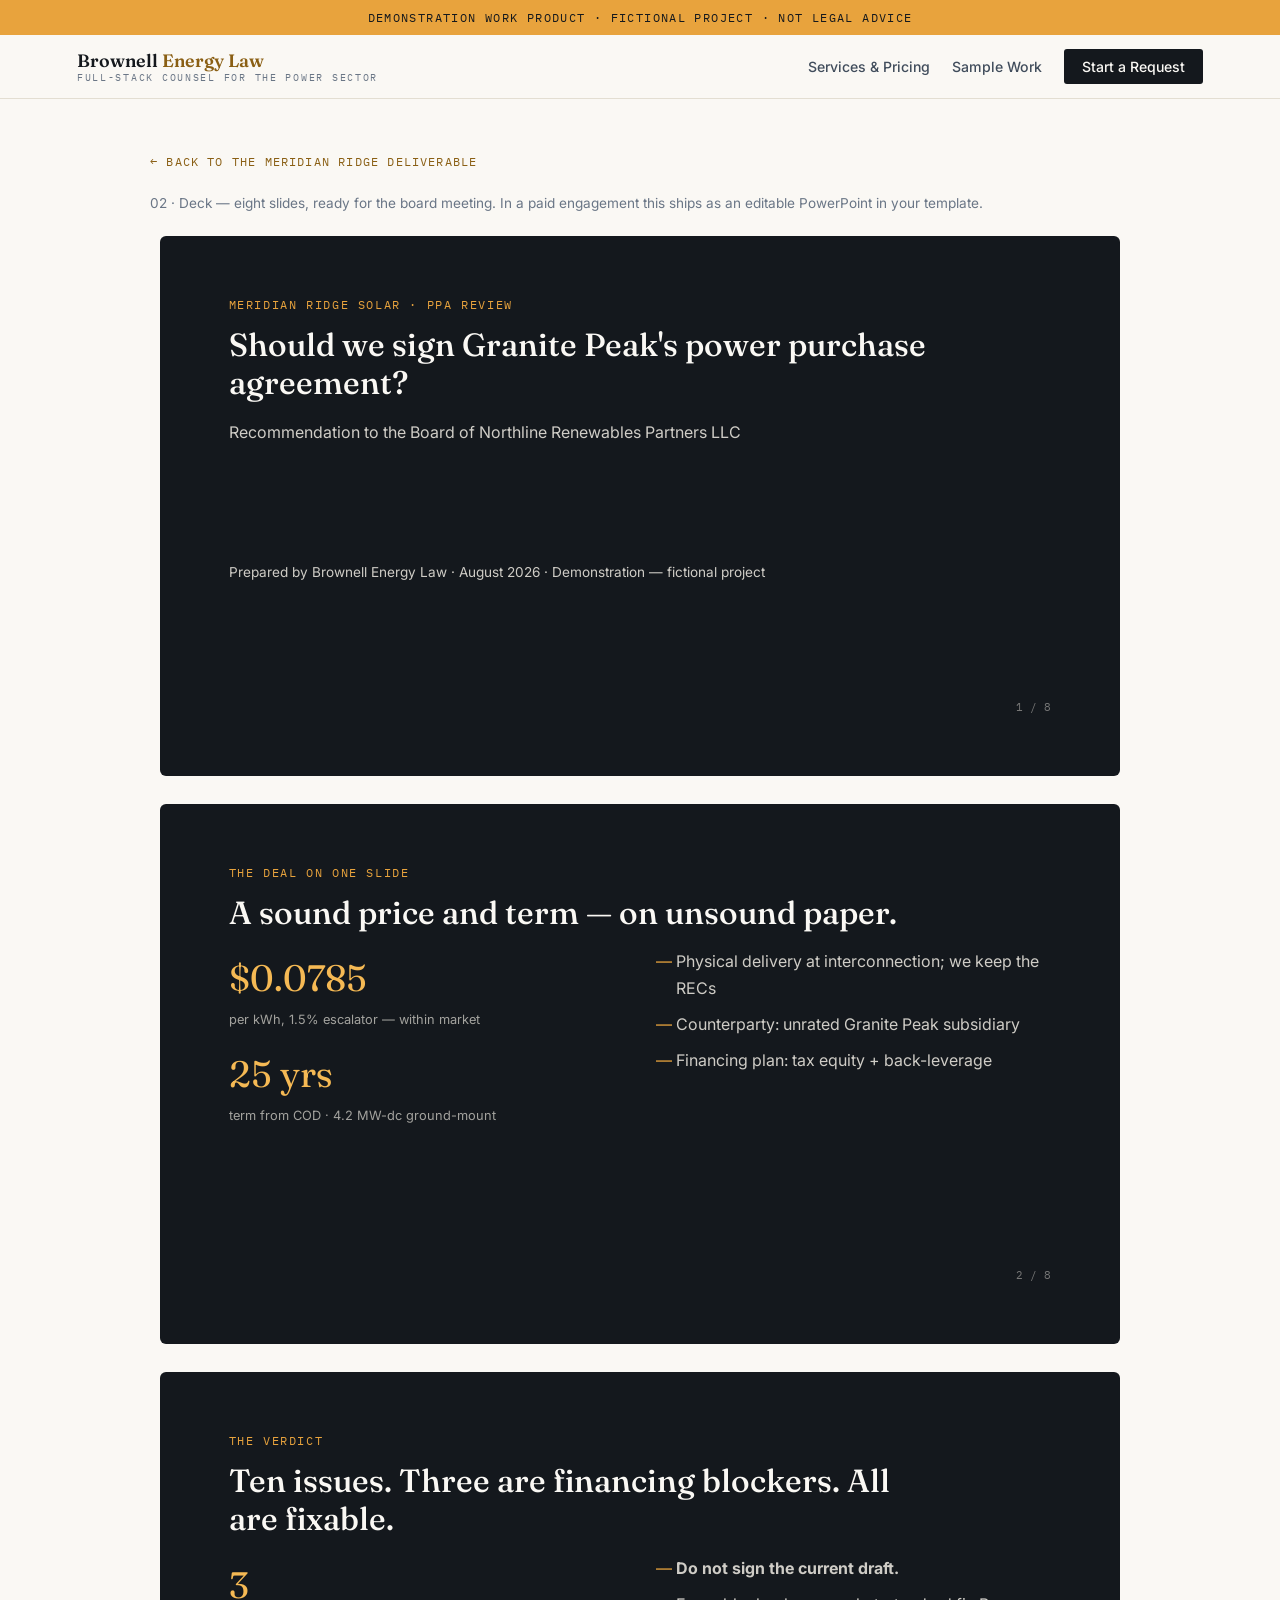
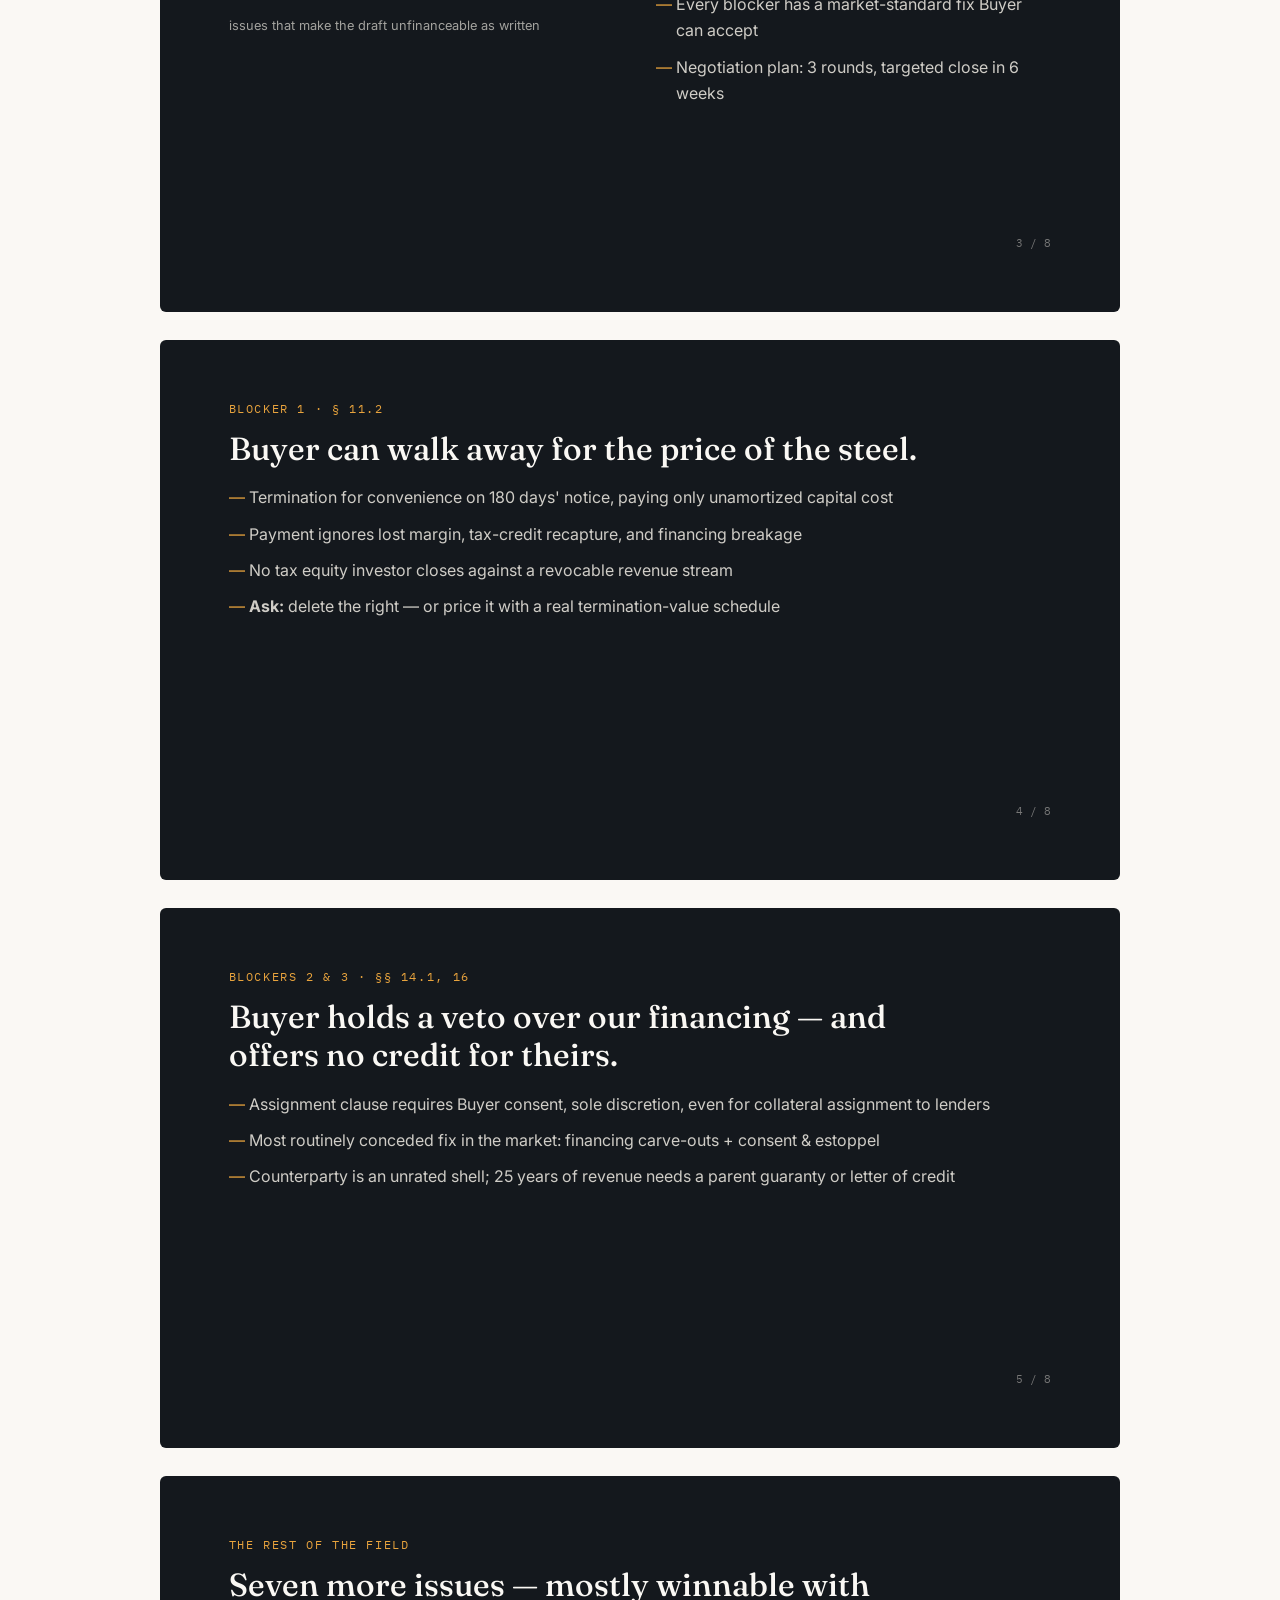
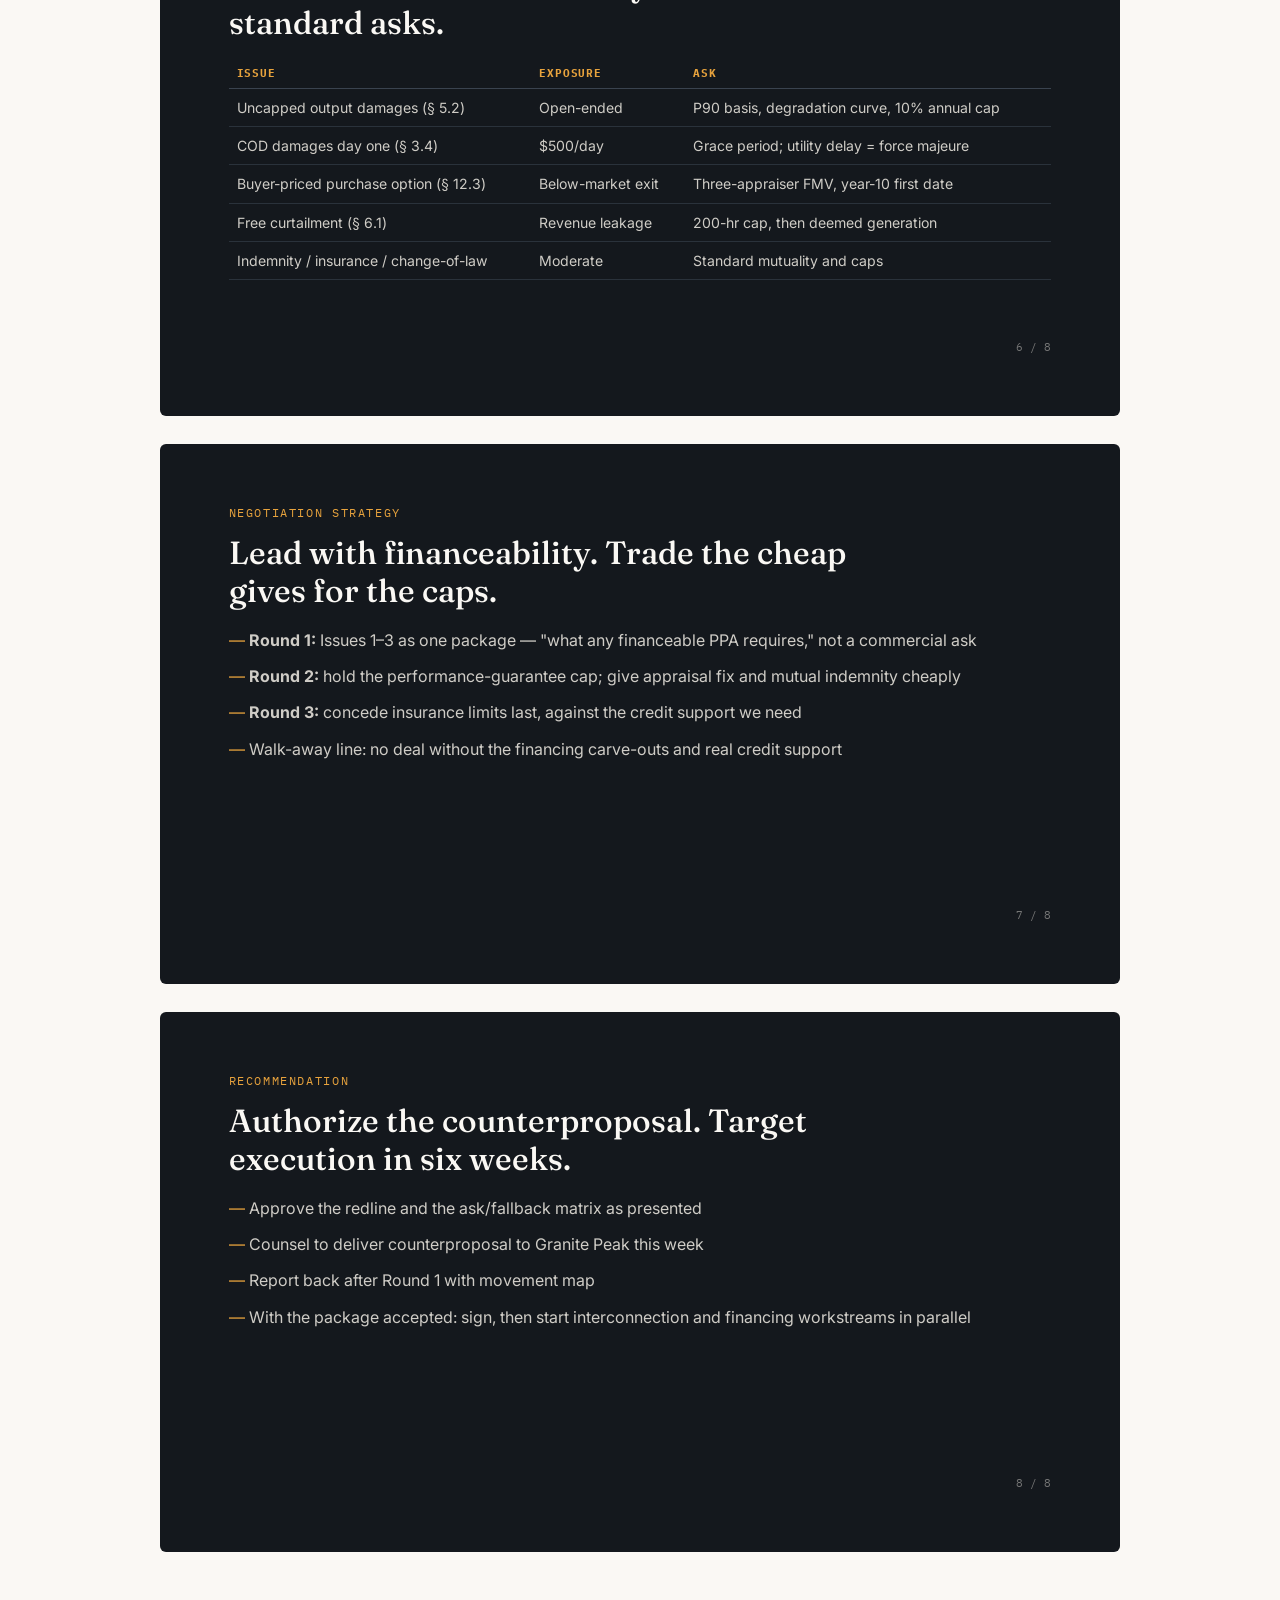
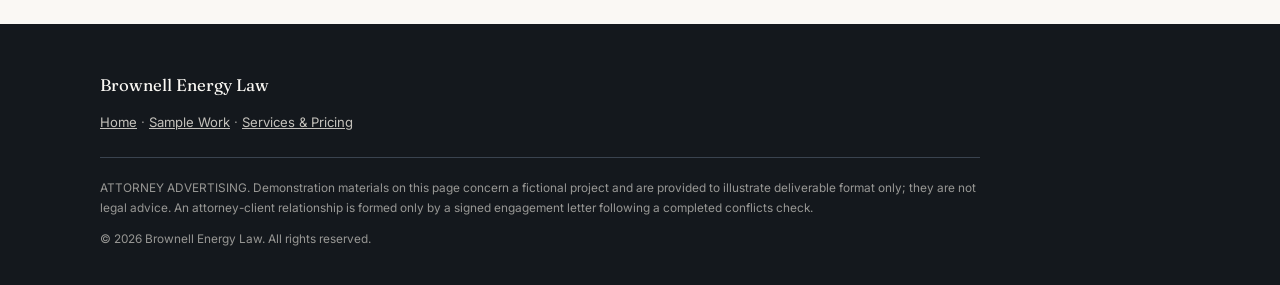
<file: kits/meridian-ridge/deck.html>
<!DOCTYPE html>
<html lang="en">
<head>
  <meta charset="UTF-8" />
  <meta name="viewport" content="width=device-width, initial-scale=1.0" />
  <title>Board Deck — Meridian Ridge Demo | Brownell Energy Law</title>
  <meta name="description" content="Demonstration board presentation for the fictional Meridian Ridge Solar PPA review: eight slides covering the deal, the risks, and the recommended path." />
  <meta name="robots" content="index, follow" />
  <meta name="theme-color" content="#14181d" />
  <link rel="icon" href="data:image/svg+xml,%3Csvg xmlns='http://www.w3.org/2000/svg' viewBox='0 0 32 32'%3E%3Crect width='32' height='32' fill='%2314181d'/%3E%3Ctext x='16' y='23' font-family='Georgia,serif' font-size='20' font-weight='600' fill='%23e8a33d' text-anchor='middle'%3EB%3C/text%3E%3C/svg%3E" />
  <link rel="preconnect" href="https://fonts.googleapis.com" />
  <link rel="preconnect" href="https://fonts.gstatic.com" crossorigin />
  <link href="https://fonts.googleapis.com/css2?family=Fraunces:ital,wght@0,400;0,500;0,600;1,400;1,500&family=Inter:wght@400;500;600&family=IBM+Plex+Mono:wght@400;500&display=swap" rel="stylesheet" />
  <link rel="stylesheet" href="../../styles.css?v=2" />
  <link rel="stylesheet" href="demo.css?v=1" />
</head>
<body>

  <div class="demo-banner">Demonstration work product · Fictional project · Not legal advice</div>

  <nav aria-label="Primary">
    <a class="nav-brand" href="../../index.html">
      <span class="nav-brand-name">Brownell <span>Energy Law</span></span>
      <span class="nav-brand-tag">Full-Stack Counsel for the Power Sector</span>
    </a>
    <ul class="nav-links">
      <li><a href="../../catalog.html">Services &amp; Pricing</a></li>
      <li><a href="../index.html">Sample Work</a></li>
      <li><a class="nav-cta" href="../../index.html#contact">Start a Request</a></li>
    </ul>
  </nav>

  <div class="doc-wrap" style="max-width:1020px;">
    <a class="doc-back" href="../index.html">← Back to the Meridian Ridge deliverable</a>
    <p class="doc-meta" style="margin-bottom:22px;">
      02 · Deck — eight slides, ready for the board meeting. In a paid engagement
      this ships as an editable PowerPoint in your template.
    </p>

    <div class="slide">
      <span class="mono">Meridian Ridge Solar · PPA Review</span>
      <h2>Should we sign Granite Peak's power purchase agreement?</h2>
      <p>Recommendation to the Board of Northline Renewables Partners LLC</p>
      <p style="margin-top:auto; font-size:.85rem;">Prepared by Brownell Energy Law · August 2026 · Demonstration — fictional project</p>
      <div class="slide-num">1 / 8</div>
    </div>

    <div class="slide">
      <span class="mono">The deal on one slide</span>
      <h2>A sound price and term — on unsound paper.</h2>
      <div class="slide-cols">
        <div>
          <div class="slide-stat-num">$0.0785</div>
          <div class="slide-stat-label">per kWh, 1.5% escalator — within market</div>
          <div class="slide-stat-num" style="margin-top:14px;">25 yrs</div>
          <div class="slide-stat-label">term from COD · 4.2 MW-dc ground-mount</div>
        </div>
        <div>
          <ul>
            <li>Physical delivery at interconnection; we keep the RECs</li>
            <li>Counterparty: unrated Granite Peak subsidiary</li>
            <li>Financing plan: tax equity + back-leverage</li>
          </ul>
        </div>
      </div>
      <div class="slide-num">2 / 8</div>
    </div>

    <div class="slide">
      <span class="mono">The verdict</span>
      <h2>Ten issues. Three are financing blockers. All are fixable.</h2>
      <div class="slide-cols">
        <div>
          <div class="slide-stat-num">3</div>
          <div class="slide-stat-label">issues that make the draft unfinanceable as written</div>
        </div>
        <div>
          <ul>
            <li><strong>Do not sign the current draft.</strong></li>
            <li>Every blocker has a market-standard fix Buyer can accept</li>
            <li>Negotiation plan: 3 rounds, targeted close in 6 weeks</li>
          </ul>
        </div>
      </div>
      <div class="slide-num">3 / 8</div>
    </div>

    <div class="slide">
      <span class="mono">Blocker 1 · § 11.2</span>
      <h2>Buyer can walk away for the price of the steel.</h2>
      <ul>
        <li>Termination for convenience on 180 days' notice, paying only unamortized capital cost</li>
        <li>Payment ignores lost margin, tax-credit recapture, and financing breakage</li>
        <li>No tax equity investor closes against a revocable revenue stream</li>
        <li><strong>Ask:</strong> delete the right — or price it with a real termination-value schedule</li>
      </ul>
      <div class="slide-num">4 / 8</div>
    </div>

    <div class="slide">
      <span class="mono">Blockers 2 &amp; 3 · §§ 14.1, 16</span>
      <h2>Buyer holds a veto over our financing — and offers no credit for theirs.</h2>
      <ul>
        <li>Assignment clause requires Buyer consent, sole discretion, even for collateral assignment to lenders</li>
        <li>Most routinely conceded fix in the market: financing carve-outs + consent &amp; estoppel</li>
        <li>Counterparty is an unrated shell; 25 years of revenue needs a parent guaranty or letter of credit</li>
      </ul>
      <div class="slide-num">5 / 8</div>
    </div>

    <div class="slide">
      <span class="mono">The rest of the field</span>
      <h2>Seven more issues — mostly winnable with standard asks.</h2>
      <div style="overflow-x:auto;">
      <table class="slide-table">
        <tr><th>Issue</th><th>Exposure</th><th>Ask</th></tr>
        <tr><td>Uncapped output damages (§ 5.2)</td><td>Open-ended</td><td>P90 basis, degradation curve, 10% annual cap</td></tr>
        <tr><td>COD damages day one (§ 3.4)</td><td>$500/day</td><td>Grace period; utility delay = force majeure</td></tr>
        <tr><td>Buyer-priced purchase option (§ 12.3)</td><td>Below-market exit</td><td>Three-appraiser FMV, year-10 first date</td></tr>
        <tr><td>Free curtailment (§ 6.1)</td><td>Revenue leakage</td><td>200-hr cap, then deemed generation</td></tr>
        <tr><td>Indemnity / insurance / change-of-law</td><td>Moderate</td><td>Standard mutuality and caps</td></tr>
      </table>
      </div>
      <div class="slide-num">6 / 8</div>
    </div>

    <div class="slide">
      <span class="mono">Negotiation strategy</span>
      <h2>Lead with financeability. Trade the cheap gives for the caps.</h2>
      <ul>
        <li><strong>Round 1:</strong> Issues 1–3 as one package — "what any financeable PPA requires," not a commercial ask</li>
        <li><strong>Round 2:</strong> hold the performance-guarantee cap; give appraisal fix and mutual indemnity cheaply</li>
        <li><strong>Round 3:</strong> concede insurance limits last, against the credit support we need</li>
        <li>Walk-away line: no deal without the financing carve-outs and real credit support</li>
      </ul>
      <div class="slide-num">7 / 8</div>
    </div>

    <div class="slide">
      <span class="mono">Recommendation</span>
      <h2>Authorize the counterproposal. Target execution in six weeks.</h2>
      <ul>
        <li>Approve the redline and the ask/fallback matrix as presented</li>
        <li>Counsel to deliver counterproposal to Granite Peak this week</li>
        <li>Report back after Round 1 with movement map</li>
        <li>With the package accepted: sign, then start interconnection and financing workstreams in parallel</li>
      </ul>
      <div class="slide-num">8 / 8</div>
    </div>

  </div>

  <footer>
    <div class="footer-inner">
      <div class="footer-brand">Brownell Energy Law</div>
      <p><a href="../../index.html">Home</a> · <a href="../index.html">Sample Work</a> · <a href="../../catalog.html">Services &amp; Pricing</a></p>
      <div class="footer-disclaimer">
        <p>
          ATTORNEY ADVERTISING. Demonstration materials on this page concern a
          fictional project and are provided to illustrate deliverable format only;
          they are not legal advice. An attorney-client relationship is formed only by
          a signed engagement letter following a completed conflicts check.
        </p>
        <p style="margin-top:10px;">© 2026 Brownell Energy Law. All rights reserved.</p>
      </div>
    </div>
  </footer>

</body>
</html>
</file>
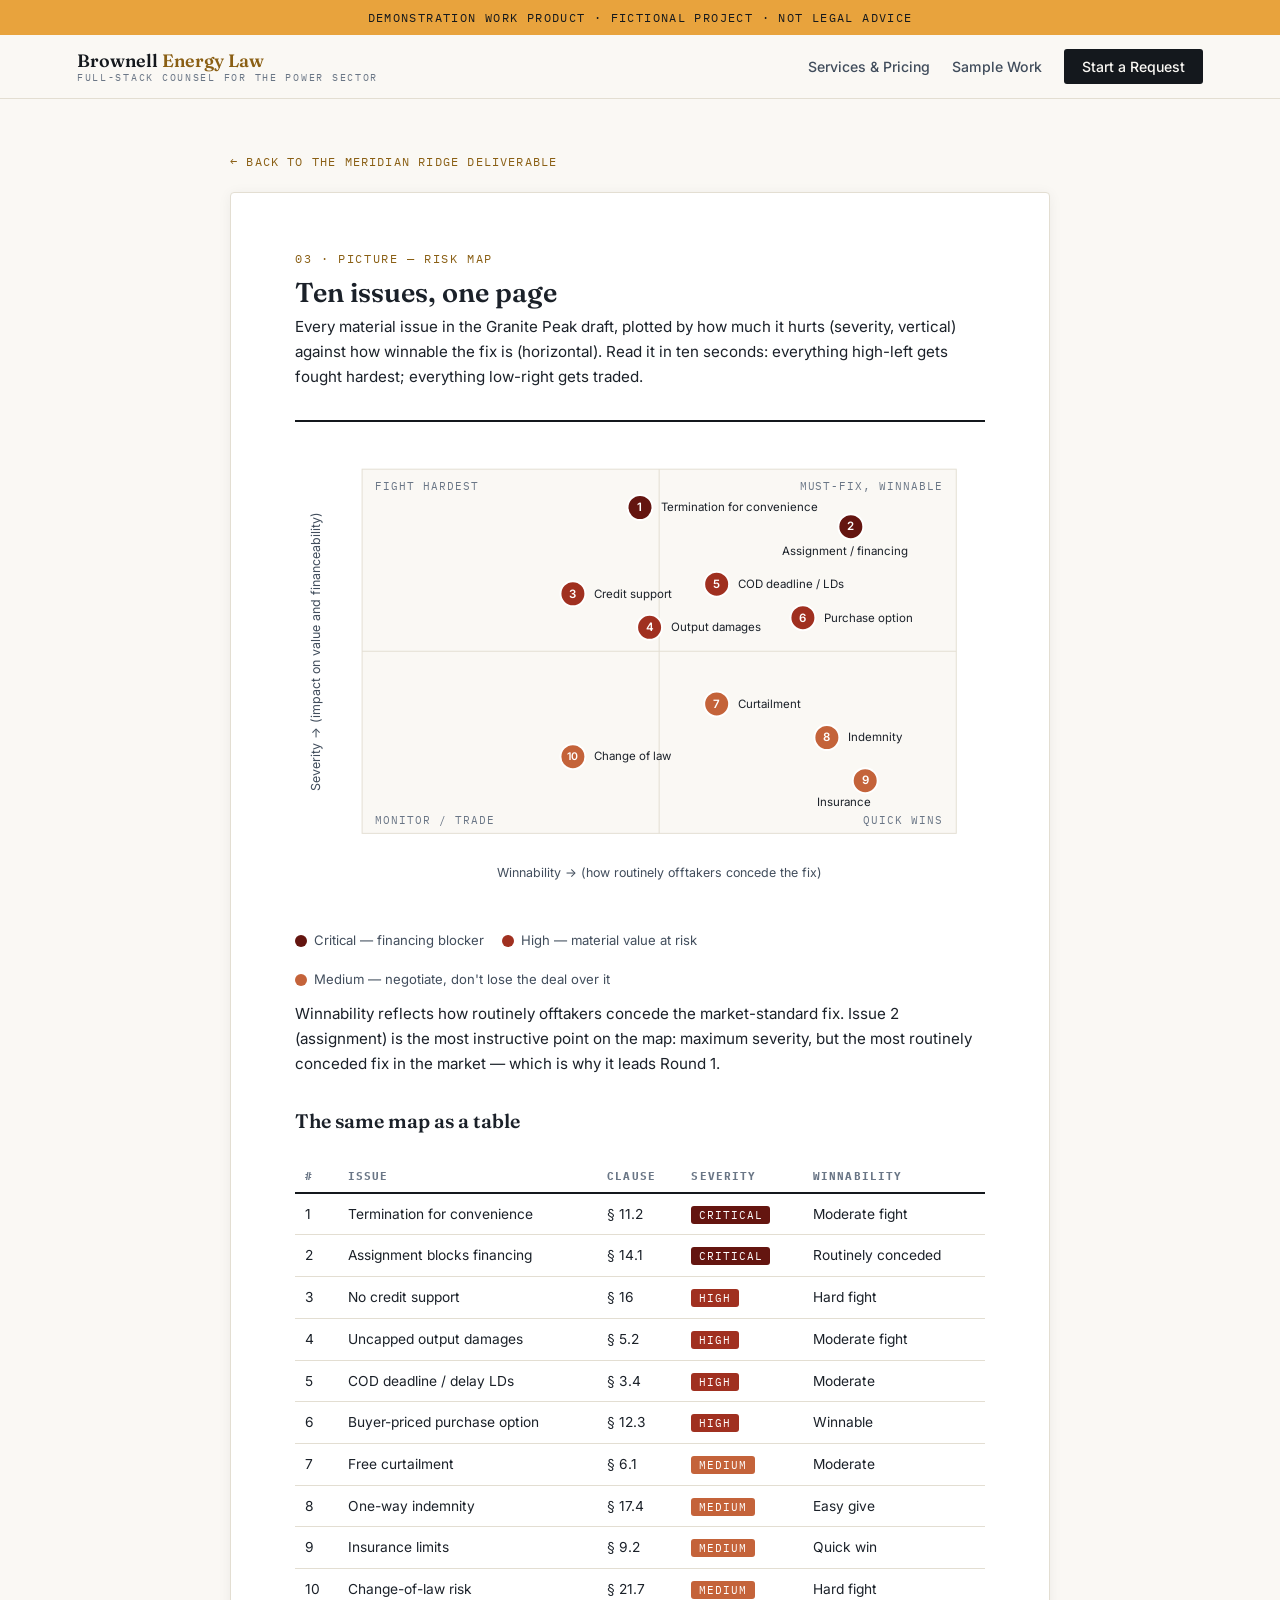
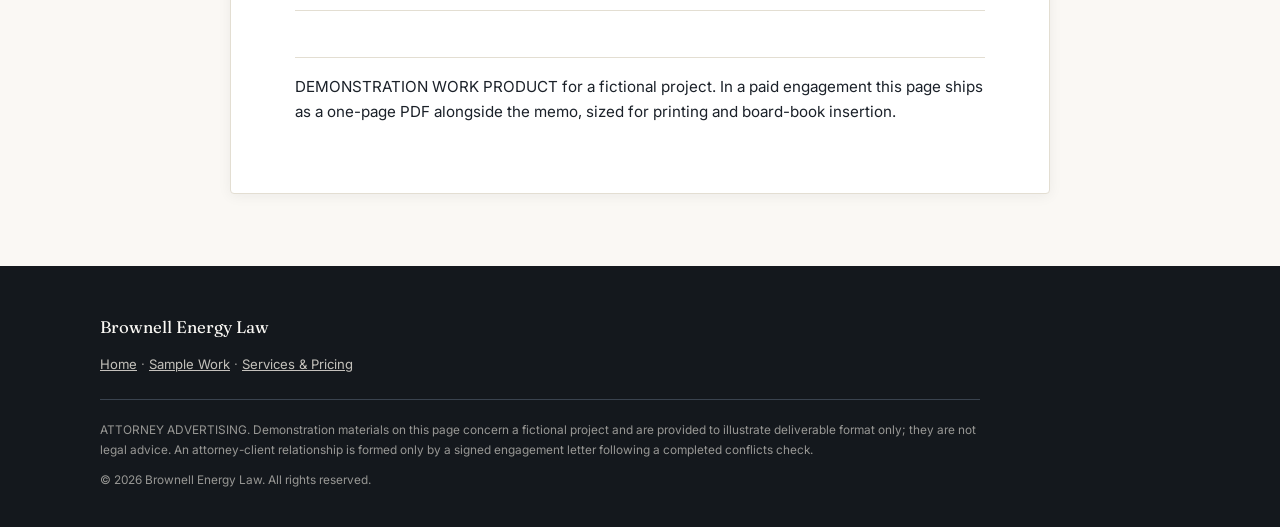
<file: kits/meridian-ridge/heatmap.html>
<!DOCTYPE html>
<html lang="en">
<head>
  <meta charset="UTF-8" />
  <meta name="viewport" content="width=device-width, initial-scale=1.0" />
  <title>Risk Map — Meridian Ridge Demo | Brownell Energy Law</title>
  <meta name="description" content="Demonstration one-page risk visualization for the fictional Meridian Ridge Solar PPA review: ten issues plotted by severity and winnability." />
  <meta name="robots" content="index, follow" />
  <meta name="theme-color" content="#14181d" />
  <link rel="icon" href="data:image/svg+xml,%3Csvg xmlns='http://www.w3.org/2000/svg' viewBox='0 0 32 32'%3E%3Crect width='32' height='32' fill='%2314181d'/%3E%3Ctext x='16' y='23' font-family='Georgia,serif' font-size='20' font-weight='600' fill='%23e8a33d' text-anchor='middle'%3EB%3C/text%3E%3C/svg%3E" />
  <link rel="preconnect" href="https://fonts.googleapis.com" />
  <link rel="preconnect" href="https://fonts.gstatic.com" crossorigin />
  <link href="https://fonts.googleapis.com/css2?family=Fraunces:ital,wght@0,400;0,500;0,600;1,400;1,500&family=Inter:wght@400;500;600&family=IBM+Plex+Mono:wght@400;500&display=swap" rel="stylesheet" />
  <link rel="stylesheet" href="../../styles.css?v=2" />
  <link rel="stylesheet" href="demo.css?v=1" />
</head>
<body>

  <div class="demo-banner">Demonstration work product · Fictional project · Not legal advice</div>

  <nav aria-label="Primary">
    <a class="nav-brand" href="../../index.html">
      <span class="nav-brand-name">Brownell <span>Energy Law</span></span>
      <span class="nav-brand-tag">Full-Stack Counsel for the Power Sector</span>
    </a>
    <ul class="nav-links">
      <li><a href="../../catalog.html">Services &amp; Pricing</a></li>
      <li><a href="../index.html">Sample Work</a></li>
      <li><a class="nav-cta" href="../../index.html#contact">Start a Request</a></li>
    </ul>
  </nav>

  <div class="doc-wrap">
    <a class="doc-back" href="../index.html">← Back to the Meridian Ridge deliverable</a>
    <div class="doc-sheet">

      <div class="doc-head">
        <span class="mono">03 · Picture — Risk Map</span>
        <h1>Ten issues, one page</h1>
        <p class="doc-meta">
          Every material issue in the Granite Peak draft, plotted by how much it hurts
          (severity, vertical) against how winnable the fix is (horizontal). Read it
          in ten seconds: everything high-left gets fought hardest; everything
          low-right gets traded.
        </p>
      </div>

      <figure style="margin:0;">
        <svg viewBox="0 0 720 480" role="img" aria-labelledby="rm-title rm-desc" style="width:100%;height:auto;">
          <title id="rm-title">Risk map: severity versus winnability for ten PPA issues</title>
          <desc id="rm-desc">Scatter plot. Issues 1 and 2 are critical severity; issues 3 through 6 high; 7 through 10 medium. Winnability ranges from hard-fought (left) to routinely conceded (right). The table below lists every point.</desc>

          <!-- plot area -->
          <rect x="70" y="20" width="620" height="380" fill="#faf8f4" stroke="#e3ded2" />
          <!-- quadrant divider lines -->
          <line x1="380" y1="20" x2="380" y2="400" stroke="#e3ded2" stroke-width="1" />
          <line x1="70" y1="210" x2="690" y2="210" stroke="#e3ded2" stroke-width="1" />

          <!-- quadrant labels -->
          <text x="84" y="42" font-family="IBM Plex Mono, monospace" font-size="11" letter-spacing="1" fill="#6a7686">FIGHT HARDEST</text>
          <text x="676" y="42" text-anchor="end" font-family="IBM Plex Mono, monospace" font-size="11" letter-spacing="1" fill="#6a7686">MUST-FIX, WINNABLE</text>
          <text x="84" y="390" font-family="IBM Plex Mono, monospace" font-size="11" letter-spacing="1" fill="#6a7686">MONITOR / TRADE</text>
          <text x="676" y="390" text-anchor="end" font-family="IBM Plex Mono, monospace" font-size="11" letter-spacing="1" fill="#6a7686">QUICK WINS</text>

          <!-- axes labels -->
          <text x="380" y="446" text-anchor="middle" font-family="Inter, sans-serif" font-size="13" fill="#414d5c">Winnability → (how routinely offtakers concede the fix)</text>
          <text x="26" y="210" text-anchor="middle" font-family="Inter, sans-serif" font-size="13" fill="#414d5c" transform="rotate(-90 26 210)">Severity → (impact on value and financeability)</text>

          <!-- data points: cx = winnability, cy = severity (top = worse). r=13, white ring for overlap separation -->
          <!-- 1 Termination for convenience: sev critical, winn 3.0 -->
          <g><circle cx="360" cy="60" r="13" fill="#641510" stroke="#fff" stroke-width="2"><title>1 · Termination for convenience (§11.2) — Critical · moderate fight</title></circle>
             <text x="360" y="64" text-anchor="middle" font-family="Inter" font-size="12" font-weight="600" fill="#fff">1</text>
             <text x="382" y="64" font-family="Inter" font-size="12" fill="#1b2129">Termination for convenience</text></g>
          <!-- 2 Assignment: sev critical, winn 4.5 -->
          <g><circle cx="580" cy="80" r="13" fill="#641510" stroke="#fff" stroke-width="2"><title>2 · Assignment blocks financing (§14.1) — Critical · routinely conceded</title></circle>
             <text x="580" y="84" text-anchor="middle" font-family="Inter" font-size="12" font-weight="600" fill="#fff">2</text>
             <text x="574" y="110" text-anchor="middle" font-family="Inter" font-size="12" fill="#1b2129">Assignment / financing</text></g>
          <!-- 3 Credit support: sev high, winn 2.5 -->
          <g><circle cx="290" cy="150" r="13" fill="#a03020" stroke="#fff" stroke-width="2"><title>3 · No credit support (§16) — High · hard fight</title></circle>
             <text x="290" y="154" text-anchor="middle" font-family="Inter" font-size="12" font-weight="600" fill="#fff">3</text>
             <text x="312" y="154" font-family="Inter" font-size="12" fill="#1b2129">Credit support</text></g>
          <!-- 4 Output damages: sev high, winn 3.0 -->
          <g><circle cx="370" cy="185" r="13" fill="#a03020" stroke="#fff" stroke-width="2"><title>4 · Uncapped output damages (§5.2) — High · moderate fight</title></circle>
             <text x="370" y="189" text-anchor="middle" font-family="Inter" font-size="12" font-weight="600" fill="#fff">4</text>
             <text x="392" y="189" font-family="Inter" font-size="12" fill="#1b2129">Output damages</text></g>
          <!-- 5 COD deadline: sev high, winn 3.5 -->
          <g><circle cx="440" cy="140" r="13" fill="#a03020" stroke="#fff" stroke-width="2"><title>5 · COD deadline and delay LDs (§3.4) — High</title></circle>
             <text x="440" y="144" text-anchor="middle" font-family="Inter" font-size="12" font-weight="600" fill="#fff">5</text>
             <text x="462" y="144" font-family="Inter" font-size="12" fill="#1b2129">COD deadline / LDs</text></g>
          <!-- 6 Purchase option: sev high, winn 4.0 -->
          <g><circle cx="530" cy="175" r="13" fill="#a03020" stroke="#fff" stroke-width="2"><title>6 · Buyer-priced purchase option (§12.3) — High · winnable</title></circle>
             <text x="530" y="179" text-anchor="middle" font-family="Inter" font-size="12" font-weight="600" fill="#fff">6</text>
             <text x="552" y="179" font-family="Inter" font-size="12" fill="#1b2129">Purchase option</text></g>
          <!-- 7 Curtailment: sev med, winn 3.5 -->
          <g><circle cx="440" cy="265" r="13" fill="#c4633a" stroke="#fff" stroke-width="2"><title>7 · Free curtailment (§6.1) — Medium</title></circle>
             <text x="440" y="269" text-anchor="middle" font-family="Inter" font-size="12" font-weight="600" fill="#fff">7</text>
             <text x="462" y="269" font-family="Inter" font-size="12" fill="#1b2129">Curtailment</text></g>
          <!-- 8 Indemnity: sev med, winn 4.2 -->
          <g><circle cx="555" cy="300" r="13" fill="#c4633a" stroke="#fff" stroke-width="2"><title>8 · One-way indemnity (§17.4) — Medium · easy give for Buyer</title></circle>
             <text x="555" y="304" text-anchor="middle" font-family="Inter" font-size="12" font-weight="600" fill="#fff">8</text>
             <text x="577" y="304" font-family="Inter" font-size="12" fill="#1b2129">Indemnity</text></g>
          <!-- 9 Insurance: sev med-low, winn 4.5 -->
          <g><circle cx="595" cy="345" r="13" fill="#c4633a" stroke="#fff" stroke-width="2"><title>9 · Insurance limits (§9.2) — Medium · quick win</title></circle>
             <text x="595" y="349" text-anchor="middle" font-family="Inter" font-size="12" font-weight="600" fill="#fff">9</text>
             <text x="573" y="372" text-anchor="middle" font-family="Inter" font-size="12" fill="#1b2129">Insurance</text></g>
          <!-- 10 Change of law: sev med, winn 2.5 -->
          <g><circle cx="290" cy="320" r="13" fill="#c4633a" stroke="#fff" stroke-width="2"><title>10 · Change-of-law risk (§21.7) — Medium · hard fight</title></circle>
             <text x="290" y="324" text-anchor="middle" font-family="Inter" font-size="11" font-weight="600" fill="#fff">10</text>
             <text x="312" y="324" font-family="Inter" font-size="12" fill="#1b2129">Change of law</text></g>
        </svg>
      </figure>

      <div class="legend-row" role="list" aria-label="Severity legend">
        <span><span class="legend-dot" style="background:#641510;"></span> Critical — financing blocker</span>
        <span><span class="legend-dot" style="background:#a03020;"></span> High — material value at risk</span>
        <span><span class="legend-dot" style="background:#c4633a;"></span> Medium — negotiate, don't lose the deal over it</span>
      </div>
      <p class="chart-note">
        Winnability reflects how routinely offtakers concede the market-standard fix.
        Issue 2 (assignment) is the most instructive point on the map: maximum
        severity, but the most routinely conceded fix in the market — which is why it
        leads Round 1.
      </p>

      <h2>The same map as a table</h2>
      <div class="table-scroll">
      <table class="doc-table">
        <tr><th>#</th><th>Issue</th><th>Clause</th><th>Severity</th><th>Winnability</th></tr>
        <tr><td>1</td><td>Termination for convenience</td><td>§ 11.2</td><td><span class="sev sev-critical">Critical</span></td><td>Moderate fight</td></tr>
        <tr><td>2</td><td>Assignment blocks financing</td><td>§ 14.1</td><td><span class="sev sev-critical">Critical</span></td><td>Routinely conceded</td></tr>
        <tr><td>3</td><td>No credit support</td><td>§ 16</td><td><span class="sev sev-high">High</span></td><td>Hard fight</td></tr>
        <tr><td>4</td><td>Uncapped output damages</td><td>§ 5.2</td><td><span class="sev sev-high">High</span></td><td>Moderate fight</td></tr>
        <tr><td>5</td><td>COD deadline / delay LDs</td><td>§ 3.4</td><td><span class="sev sev-high">High</span></td><td>Moderate</td></tr>
        <tr><td>6</td><td>Buyer-priced purchase option</td><td>§ 12.3</td><td><span class="sev sev-high">High</span></td><td>Winnable</td></tr>
        <tr><td>7</td><td>Free curtailment</td><td>§ 6.1</td><td><span class="sev sev-medium">Medium</span></td><td>Moderate</td></tr>
        <tr><td>8</td><td>One-way indemnity</td><td>§ 17.4</td><td><span class="sev sev-medium">Medium</span></td><td>Easy give</td></tr>
        <tr><td>9</td><td>Insurance limits</td><td>§ 9.2</td><td><span class="sev sev-medium">Medium</span></td><td>Quick win</td></tr>
        <tr><td>10</td><td>Change-of-law risk</td><td>§ 21.7</td><td><span class="sev sev-medium">Medium</span></td><td>Hard fight</td></tr>
      </table>
      </div>

      <p class="doc-meta" style="margin-top:24px; border-top:1px solid var(--line); padding-top:16px;">
        DEMONSTRATION WORK PRODUCT for a fictional project. In a paid engagement this
        page ships as a one-page PDF alongside the memo, sized for printing and
        board-book insertion.
      </p>

    </div>
  </div>

  <footer>
    <div class="footer-inner">
      <div class="footer-brand">Brownell Energy Law</div>
      <p><a href="../../index.html">Home</a> · <a href="../index.html">Sample Work</a> · <a href="../../catalog.html">Services &amp; Pricing</a></p>
      <div class="footer-disclaimer">
        <p>
          ATTORNEY ADVERTISING. Demonstration materials on this page concern a
          fictional project and are provided to illustrate deliverable format only;
          they are not legal advice. An attorney-client relationship is formed only by
          a signed engagement letter following a completed conflicts check.
        </p>
        <p style="margin-top:10px;">© 2026 Brownell Energy Law. All rights reserved.</p>
      </div>
    </div>
  </footer>

</body>
</html>
</file>
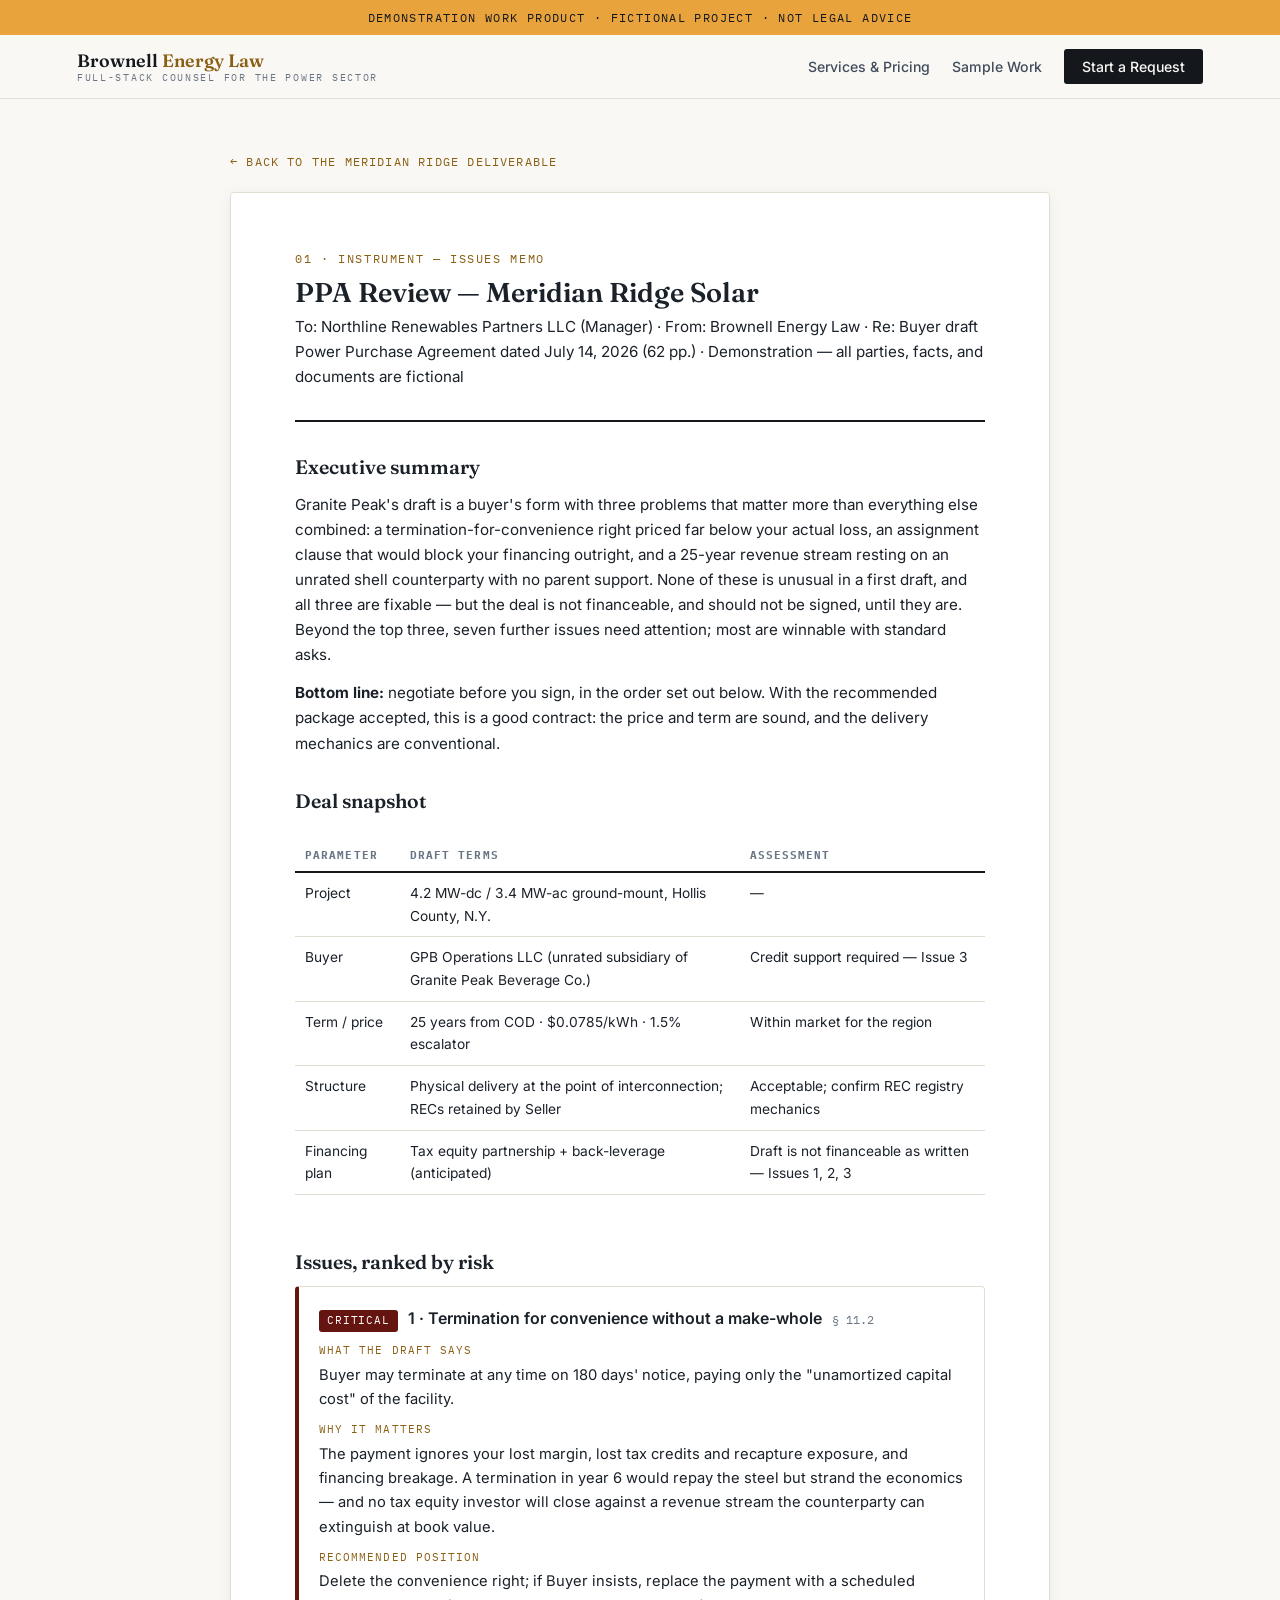
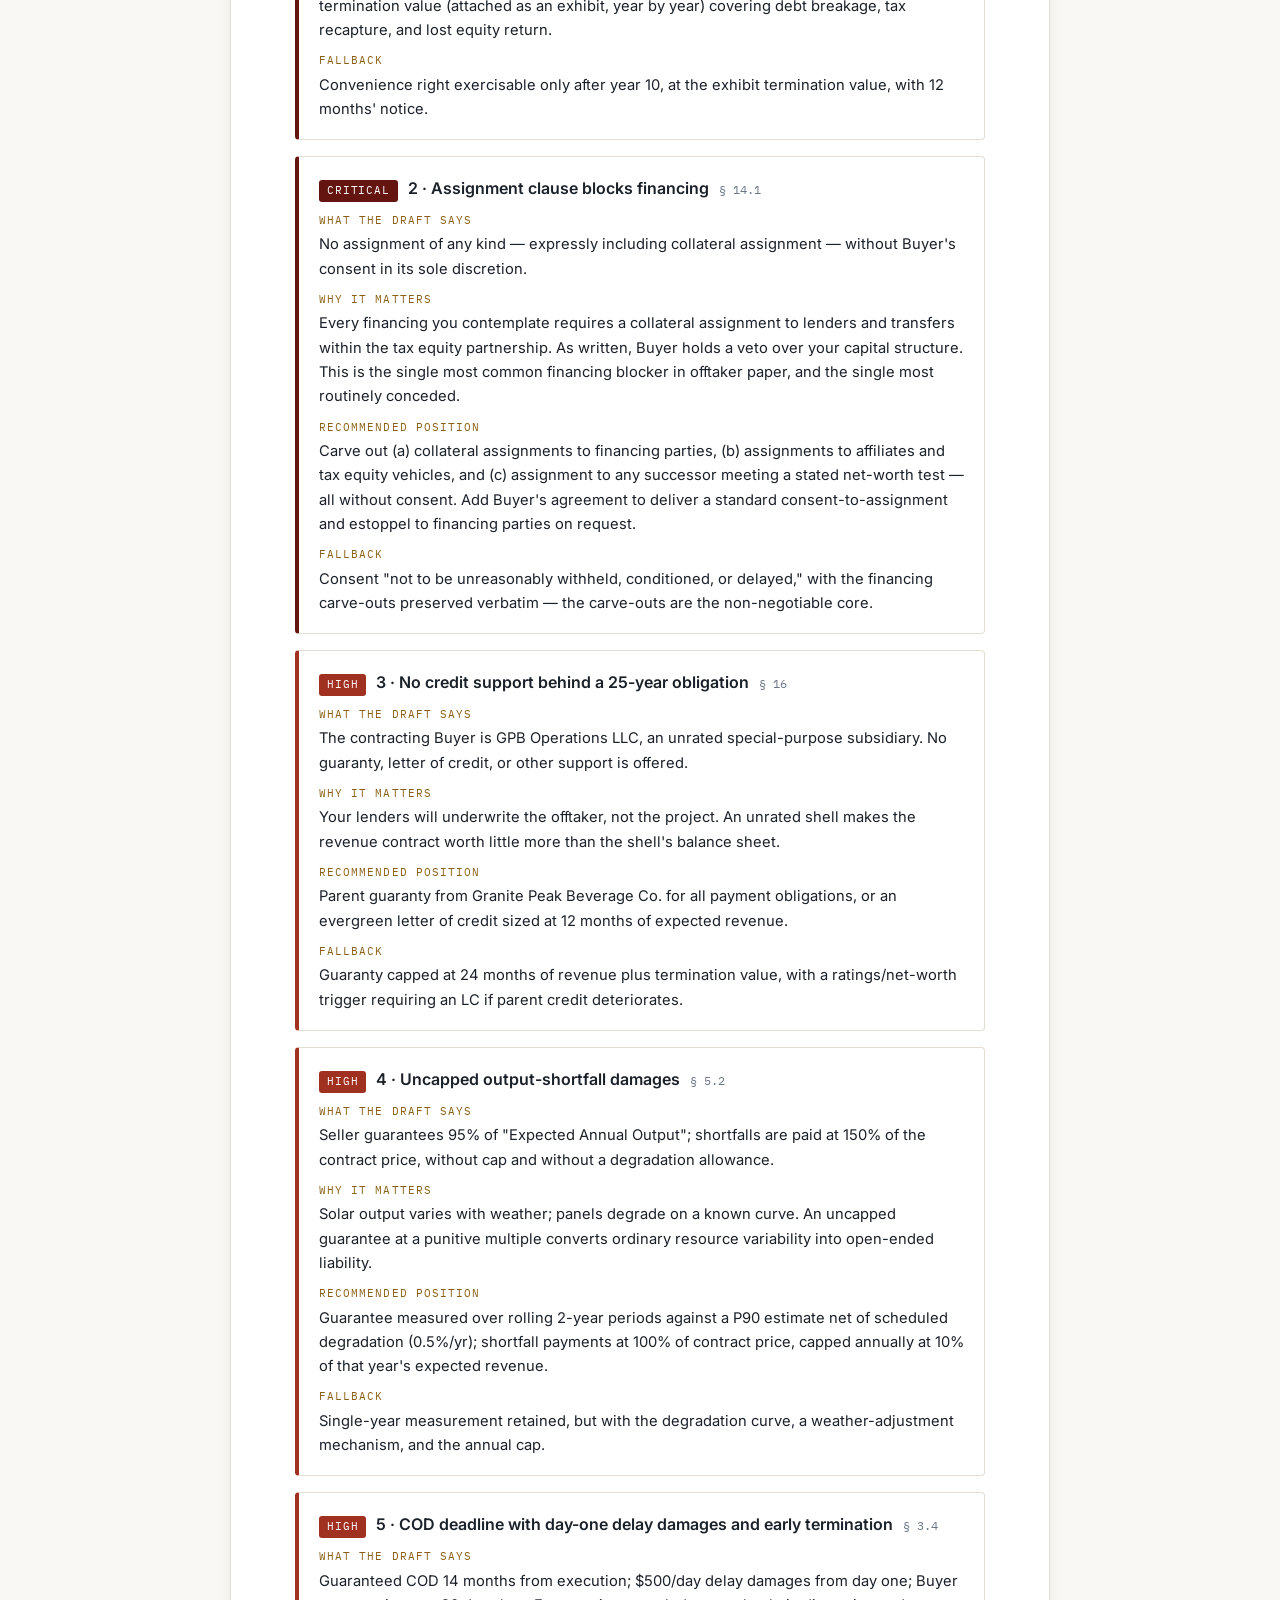
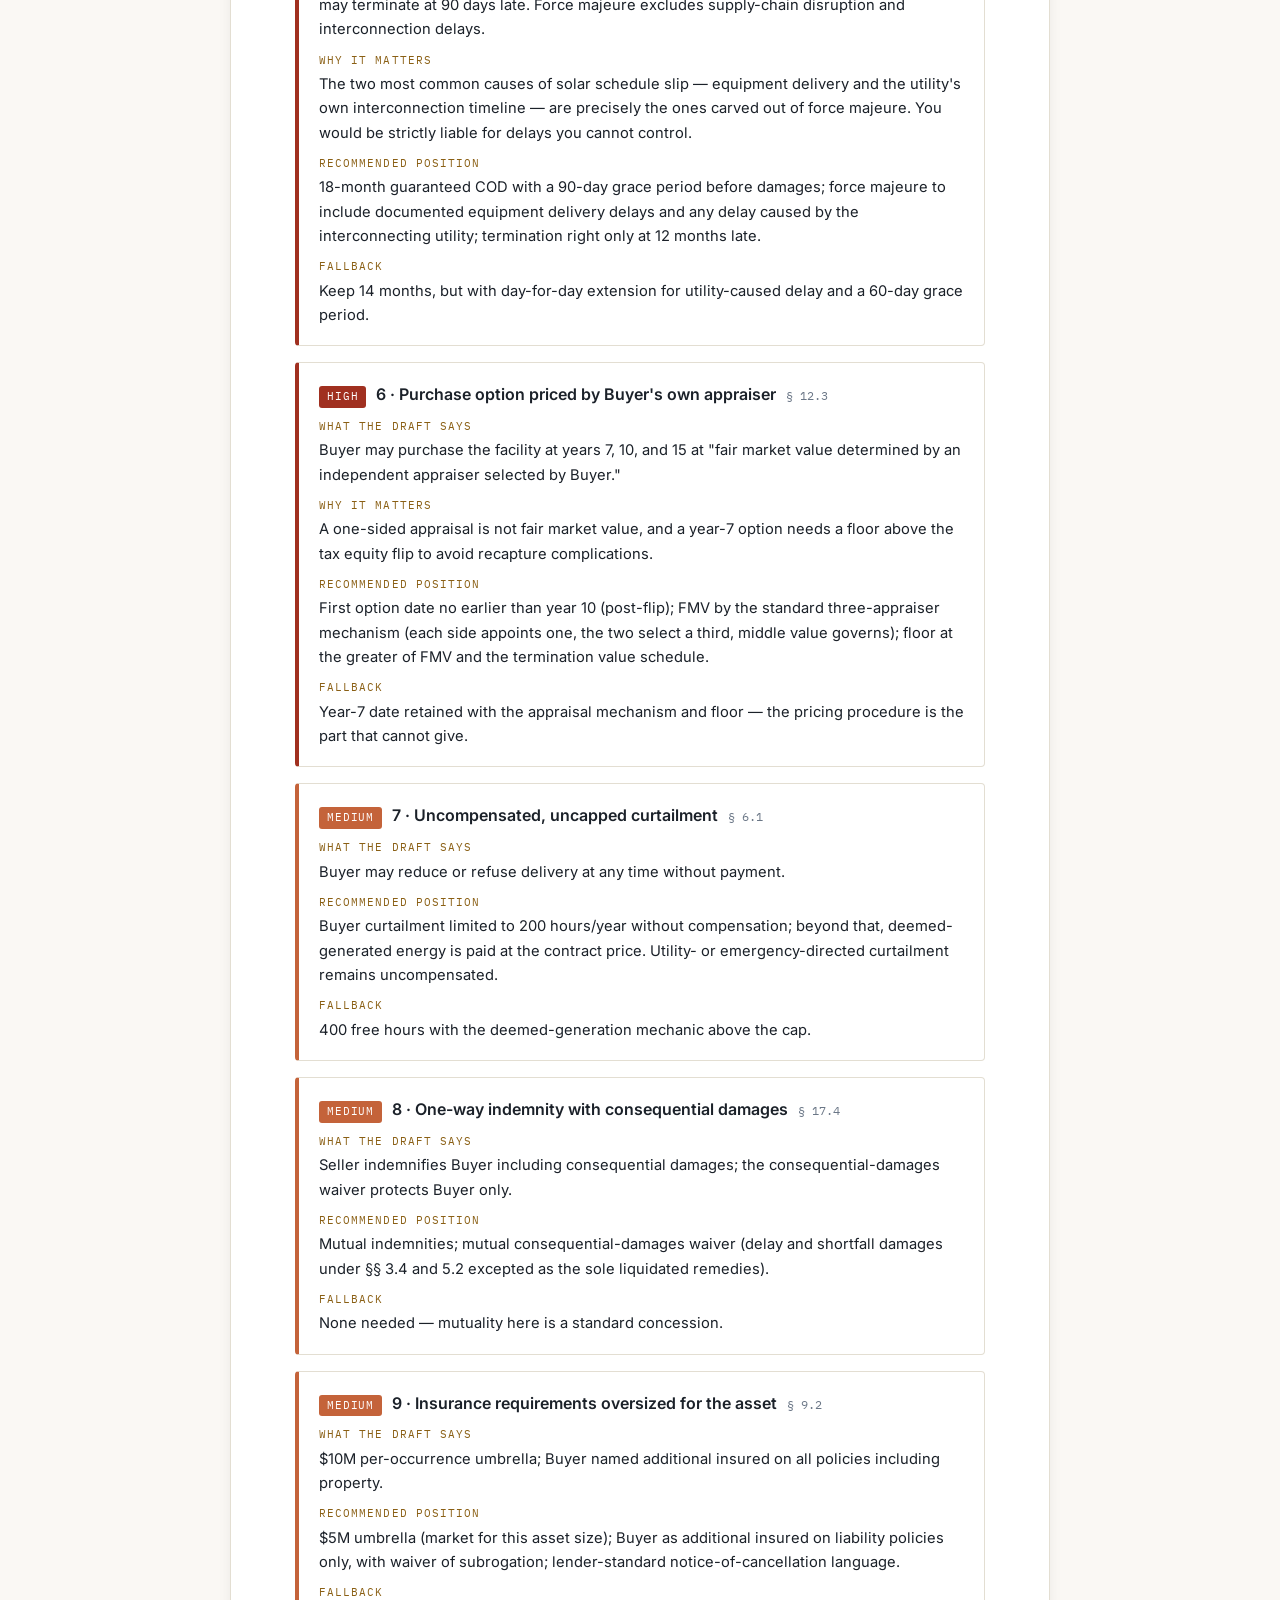
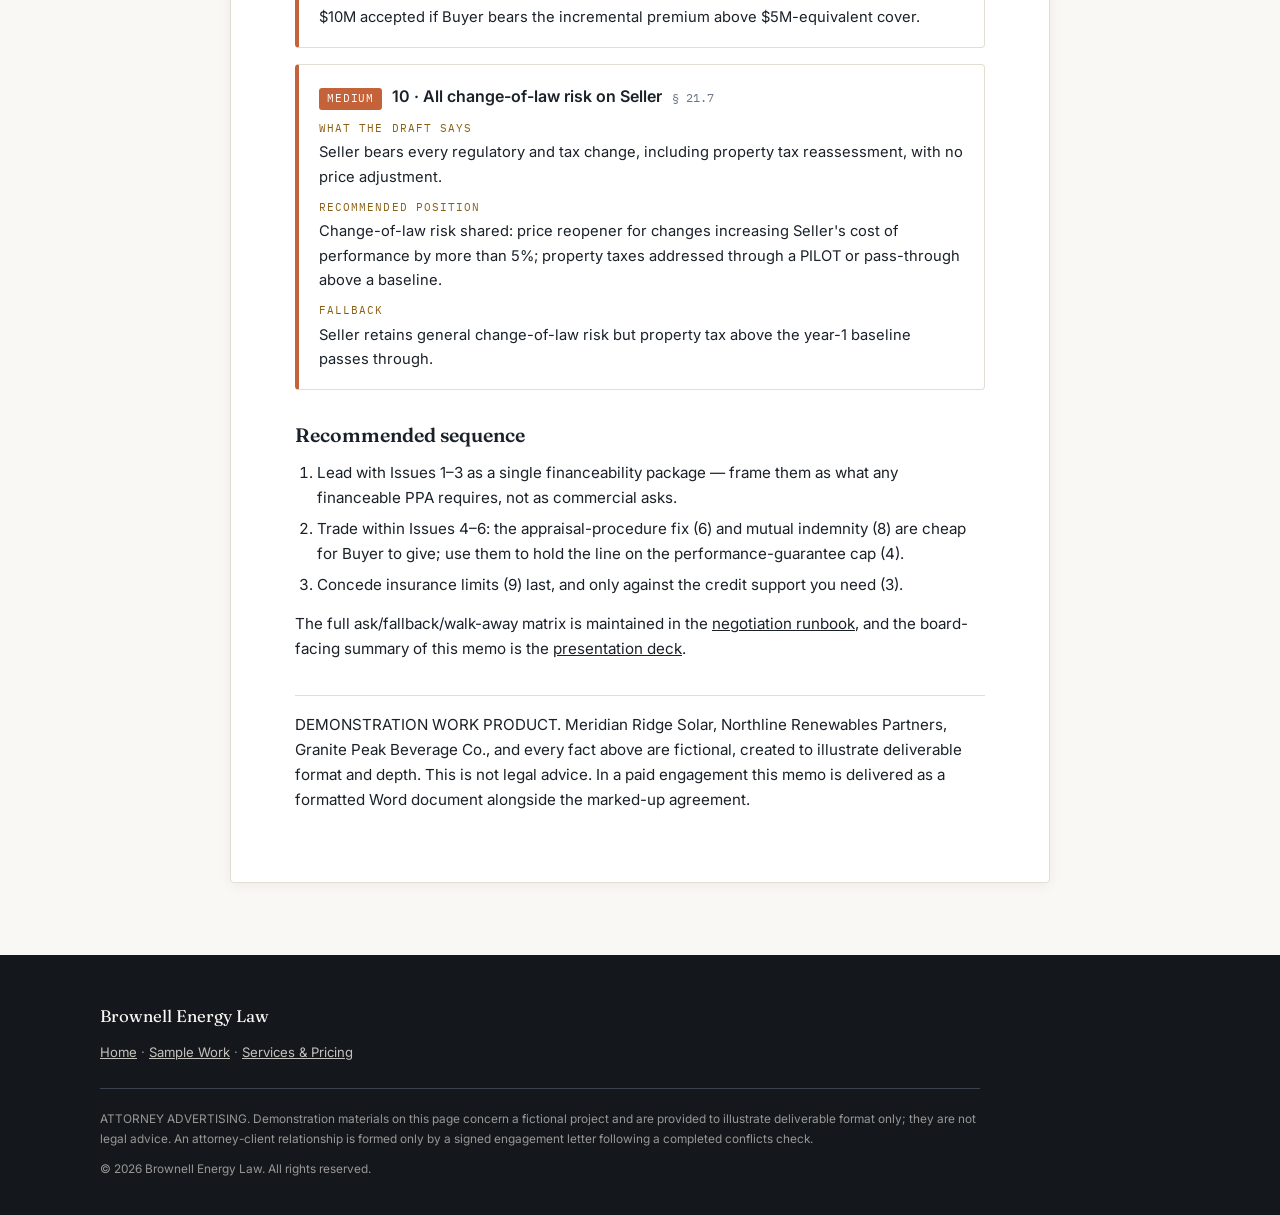
<file: kits/meridian-ridge/memo.html>
<!DOCTYPE html>
<html lang="en">
<head>
  <meta charset="UTF-8" />
  <meta name="viewport" content="width=device-width, initial-scale=1.0" />
  <title>Issues Memo — Meridian Ridge Demo | Brownell Energy Law</title>
  <meta name="description" content="Demonstration PPA review memo for the fictional Meridian Ridge Solar project: ten risk-ranked issues with recommended positions and fallbacks." />
  <meta name="robots" content="index, follow" />
  <meta name="theme-color" content="#14181d" />
  <link rel="icon" href="data:image/svg+xml,%3Csvg xmlns='http://www.w3.org/2000/svg' viewBox='0 0 32 32'%3E%3Crect width='32' height='32' fill='%2314181d'/%3E%3Ctext x='16' y='23' font-family='Georgia,serif' font-size='20' font-weight='600' fill='%23e8a33d' text-anchor='middle'%3EB%3C/text%3E%3C/svg%3E" />
  <link rel="preconnect" href="https://fonts.googleapis.com" />
  <link rel="preconnect" href="https://fonts.gstatic.com" crossorigin />
  <link href="https://fonts.googleapis.com/css2?family=Fraunces:ital,wght@0,400;0,500;0,600;1,400;1,500&family=Inter:wght@400;500;600&family=IBM+Plex+Mono:wght@400;500&display=swap" rel="stylesheet" />
  <link rel="stylesheet" href="../../styles.css?v=2" />
  <link rel="stylesheet" href="demo.css?v=1" />
</head>
<body>

  <div class="demo-banner">Demonstration work product · Fictional project · Not legal advice</div>

  <nav aria-label="Primary">
    <a class="nav-brand" href="../../index.html">
      <span class="nav-brand-name">Brownell <span>Energy Law</span></span>
      <span class="nav-brand-tag">Full-Stack Counsel for the Power Sector</span>
    </a>
    <ul class="nav-links">
      <li><a href="../../catalog.html">Services &amp; Pricing</a></li>
      <li><a href="../index.html">Sample Work</a></li>
      <li><a class="nav-cta" href="../../index.html#contact">Start a Request</a></li>
    </ul>
  </nav>

  <div class="doc-wrap">
    <a class="doc-back" href="../index.html">← Back to the Meridian Ridge deliverable</a>
    <div class="doc-sheet">

      <div class="doc-head">
        <span class="mono">01 · Instrument — Issues Memo</span>
        <h1>PPA Review — Meridian Ridge Solar</h1>
        <p class="doc-meta">
          To: Northline Renewables Partners LLC (Manager) · From: Brownell Energy Law ·
          Re: Buyer draft Power Purchase Agreement dated July 14, 2026 (62 pp.) ·
          Demonstration — all parties, facts, and documents are fictional
        </p>
      </div>

      <h2>Executive summary</h2>
      <p>
        Granite Peak's draft is a buyer's form with three problems that matter more
        than everything else combined: a termination-for-convenience right priced far
        below your actual loss, an assignment clause that would block your financing
        outright, and a 25-year revenue stream resting on an unrated shell
        counterparty with no parent support. None of these is unusual in a first
        draft, and all three are fixable — but the deal is not financeable, and
        should not be signed, until they are. Beyond the top three, seven further
        issues need attention; most are winnable with standard asks.
      </p>
      <p>
        <strong>Bottom line:</strong> negotiate before you sign, in the order set out
        below. With the recommended package accepted, this is a good contract: the
        price and term are sound, and the delivery mechanics are conventional.
      </p>

      <h2>Deal snapshot</h2>
      <div class="table-scroll">
      <table class="doc-table">
        <tr><th>Parameter</th><th>Draft terms</th><th>Assessment</th></tr>
        <tr><td>Project</td><td>4.2 MW-dc / 3.4 MW-ac ground-mount, Hollis County, N.Y.</td><td>—</td></tr>
        <tr><td>Buyer</td><td>GPB Operations LLC (unrated subsidiary of Granite Peak Beverage Co.)</td><td>Credit support required — Issue 3</td></tr>
        <tr><td>Term / price</td><td>25 years from COD · $0.0785/kWh · 1.5% escalator</td><td>Within market for the region</td></tr>
        <tr><td>Structure</td><td>Physical delivery at the point of interconnection; RECs retained by Seller</td><td>Acceptable; confirm REC registry mechanics</td></tr>
        <tr><td>Financing plan</td><td>Tax equity partnership + back-leverage (anticipated)</td><td>Draft is not financeable as written — Issues 1, 2, 3</td></tr>
      </table>
      </div>

      <h2>Issues, ranked by risk</h2>

      <div class="issue crit">
        <div class="issue-head">
          <span class="sev sev-critical">Critical</span>
          <h3>1 · Termination for convenience without a make-whole</h3>
          <span class="issue-clause">§ 11.2</span>
        </div>
        <dl>
          <dt>What the draft says</dt>
          <dd>Buyer may terminate at any time on 180 days' notice, paying only the "unamortized capital cost" of the facility.</dd>
          <dt>Why it matters</dt>
          <dd>The payment ignores your lost margin, lost tax credits and recapture exposure, and financing breakage. A termination in year 6 would repay the steel but strand the economics — and no tax equity investor will close against a revenue stream the counterparty can extinguish at book value.</dd>
          <dt>Recommended position</dt>
          <dd>Delete the convenience right; if Buyer insists, replace the payment with a scheduled termination value (attached as an exhibit, year by year) covering debt breakage, tax recapture, and lost equity return.</dd>
          <dt>Fallback</dt>
          <dd>Convenience right exercisable only after year 10, at the exhibit termination value, with 12 months' notice.</dd>
        </dl>
      </div>

      <div class="issue crit">
        <div class="issue-head">
          <span class="sev sev-critical">Critical</span>
          <h3>2 · Assignment clause blocks financing</h3>
          <span class="issue-clause">§ 14.1</span>
        </div>
        <dl>
          <dt>What the draft says</dt>
          <dd>No assignment of any kind — expressly including collateral assignment — without Buyer's consent in its sole discretion.</dd>
          <dt>Why it matters</dt>
          <dd>Every financing you contemplate requires a collateral assignment to lenders and transfers within the tax equity partnership. As written, Buyer holds a veto over your capital structure. This is the single most common financing blocker in offtaker paper, and the single most routinely conceded.</dd>
          <dt>Recommended position</dt>
          <dd>Carve out (a) collateral assignments to financing parties, (b) assignments to affiliates and tax equity vehicles, and (c) assignment to any successor meeting a stated net-worth test — all without consent. Add Buyer's agreement to deliver a standard consent-to-assignment and estoppel to financing parties on request.</dd>
          <dt>Fallback</dt>
          <dd>Consent "not to be unreasonably withheld, conditioned, or delayed," with the financing carve-outs preserved verbatim — the carve-outs are the non-negotiable core.</dd>
        </dl>
      </div>

      <div class="issue high">
        <div class="issue-head">
          <span class="sev sev-high">High</span>
          <h3>3 · No credit support behind a 25-year obligation</h3>
          <span class="issue-clause">§ 16</span>
        </div>
        <dl>
          <dt>What the draft says</dt>
          <dd>The contracting Buyer is GPB Operations LLC, an unrated special-purpose subsidiary. No guaranty, letter of credit, or other support is offered.</dd>
          <dt>Why it matters</dt>
          <dd>Your lenders will underwrite the offtaker, not the project. An unrated shell makes the revenue contract worth little more than the shell's balance sheet.</dd>
          <dt>Recommended position</dt>
          <dd>Parent guaranty from Granite Peak Beverage Co. for all payment obligations, or an evergreen letter of credit sized at 12 months of expected revenue.</dd>
          <dt>Fallback</dt>
          <dd>Guaranty capped at 24 months of revenue plus termination value, with a ratings/net-worth trigger requiring an LC if parent credit deteriorates.</dd>
        </dl>
      </div>

      <div class="issue high">
        <div class="issue-head">
          <span class="sev sev-high">High</span>
          <h3>4 · Uncapped output-shortfall damages</h3>
          <span class="issue-clause">§ 5.2</span>
        </div>
        <dl>
          <dt>What the draft says</dt>
          <dd>Seller guarantees 95% of "Expected Annual Output"; shortfalls are paid at 150% of the contract price, without cap and without a degradation allowance.</dd>
          <dt>Why it matters</dt>
          <dd>Solar output varies with weather; panels degrade on a known curve. An uncapped guarantee at a punitive multiple converts ordinary resource variability into open-ended liability.</dd>
          <dt>Recommended position</dt>
          <dd>Guarantee measured over rolling 2-year periods against a P90 estimate net of scheduled degradation (0.5%/yr); shortfall payments at 100% of contract price, capped annually at 10% of that year's expected revenue.</dd>
          <dt>Fallback</dt>
          <dd>Single-year measurement retained, but with the degradation curve, a weather-adjustment mechanism, and the annual cap.</dd>
        </dl>
      </div>

      <div class="issue high">
        <div class="issue-head">
          <span class="sev sev-high">High</span>
          <h3>5 · COD deadline with day-one delay damages and early termination</h3>
          <span class="issue-clause">§ 3.4</span>
        </div>
        <dl>
          <dt>What the draft says</dt>
          <dd>Guaranteed COD 14 months from execution; $500/day delay damages from day one; Buyer may terminate at 90 days late. Force majeure excludes supply-chain disruption and interconnection delays.</dd>
          <dt>Why it matters</dt>
          <dd>The two most common causes of solar schedule slip — equipment delivery and the utility's own interconnection timeline — are precisely the ones carved out of force majeure. You would be strictly liable for delays you cannot control.</dd>
          <dt>Recommended position</dt>
          <dd>18-month guaranteed COD with a 90-day grace period before damages; force majeure to include documented equipment delivery delays and any delay caused by the interconnecting utility; termination right only at 12 months late.</dd>
          <dt>Fallback</dt>
          <dd>Keep 14 months, but with day-for-day extension for utility-caused delay and a 60-day grace period.</dd>
        </dl>
      </div>

      <div class="issue high">
        <div class="issue-head">
          <span class="sev sev-high">High</span>
          <h3>6 · Purchase option priced by Buyer's own appraiser</h3>
          <span class="issue-clause">§ 12.3</span>
        </div>
        <dl>
          <dt>What the draft says</dt>
          <dd>Buyer may purchase the facility at years 7, 10, and 15 at "fair market value determined by an independent appraiser selected by Buyer."</dd>
          <dt>Why it matters</dt>
          <dd>A one-sided appraisal is not fair market value, and a year-7 option needs a floor above the tax equity flip to avoid recapture complications.</dd>
          <dt>Recommended position</dt>
          <dd>First option date no earlier than year 10 (post-flip); FMV by the standard three-appraiser mechanism (each side appoints one, the two select a third, middle value governs); floor at the greater of FMV and the termination value schedule.</dd>
          <dt>Fallback</dt>
          <dd>Year-7 date retained with the appraisal mechanism and floor — the pricing procedure is the part that cannot give.</dd>
        </dl>
      </div>

      <div class="issue med">
        <div class="issue-head">
          <span class="sev sev-medium">Medium</span>
          <h3>7 · Uncompensated, uncapped curtailment</h3>
          <span class="issue-clause">§ 6.1</span>
        </div>
        <dl>
          <dt>What the draft says</dt>
          <dd>Buyer may reduce or refuse delivery at any time without payment.</dd>
          <dt>Recommended position</dt>
          <dd>Buyer curtailment limited to 200 hours/year without compensation; beyond that, deemed-generated energy is paid at the contract price. Utility- or emergency-directed curtailment remains uncompensated.</dd>
          <dt>Fallback</dt>
          <dd>400 free hours with the deemed-generation mechanic above the cap.</dd>
        </dl>
      </div>

      <div class="issue med">
        <div class="issue-head">
          <span class="sev sev-medium">Medium</span>
          <h3>8 · One-way indemnity with consequential damages</h3>
          <span class="issue-clause">§ 17.4</span>
        </div>
        <dl>
          <dt>What the draft says</dt>
          <dd>Seller indemnifies Buyer including consequential damages; the consequential-damages waiver protects Buyer only.</dd>
          <dt>Recommended position</dt>
          <dd>Mutual indemnities; mutual consequential-damages waiver (delay and shortfall damages under §§ 3.4 and 5.2 excepted as the sole liquidated remedies).</dd>
          <dt>Fallback</dt>
          <dd>None needed — mutuality here is a standard concession.</dd>
        </dl>
      </div>

      <div class="issue med">
        <div class="issue-head">
          <span class="sev sev-medium">Medium</span>
          <h3>9 · Insurance requirements oversized for the asset</h3>
          <span class="issue-clause">§ 9.2</span>
        </div>
        <dl>
          <dt>What the draft says</dt>
          <dd>$10M per-occurrence umbrella; Buyer named additional insured on all policies including property.</dd>
          <dt>Recommended position</dt>
          <dd>$5M umbrella (market for this asset size); Buyer as additional insured on liability policies only, with waiver of subrogation; lender-standard notice-of-cancellation language.</dd>
          <dt>Fallback</dt>
          <dd>$10M accepted if Buyer bears the incremental premium above $5M-equivalent cover.</dd>
        </dl>
      </div>

      <div class="issue med">
        <div class="issue-head">
          <span class="sev sev-medium">Medium</span>
          <h3>10 · All change-of-law risk on Seller</h3>
          <span class="issue-clause">§ 21.7</span>
        </div>
        <dl>
          <dt>What the draft says</dt>
          <dd>Seller bears every regulatory and tax change, including property tax reassessment, with no price adjustment.</dd>
          <dt>Recommended position</dt>
          <dd>Change-of-law risk shared: price reopener for changes increasing Seller's cost of performance by more than 5%; property taxes addressed through a PILOT or pass-through above a baseline.</dd>
          <dt>Fallback</dt>
          <dd>Seller retains general change-of-law risk but property tax above the year-1 baseline passes through.</dd>
        </dl>
      </div>

      <h2>Recommended sequence</h2>
      <ol>
        <li>Lead with Issues 1–3 as a single financeability package — frame them as what any financeable PPA requires, not as commercial asks.</li>
        <li>Trade within Issues 4–6: the appraisal-procedure fix (6) and mutual indemnity (8) are cheap for Buyer to give; use them to hold the line on the performance-guarantee cap (4).</li>
        <li>Concede insurance limits (9) last, and only against the credit support you need (3).</li>
      </ol>
      <p>
        The full ask/fallback/walk-away matrix is maintained in the
        <a href="runbook.html">negotiation runbook</a>, and the board-facing summary
        of this memo is the <a href="deck.html">presentation deck</a>.
      </p>

      <p class="doc-meta" style="margin-top:34px; border-top:1px solid var(--line); padding-top:16px;">
        DEMONSTRATION WORK PRODUCT. Meridian Ridge Solar, Northline Renewables
        Partners, Granite Peak Beverage Co., and every fact above are fictional,
        created to illustrate deliverable format and depth. This is not legal advice.
        In a paid engagement this memo is delivered as a formatted Word document
        alongside the marked-up agreement.
      </p>

    </div>
  </div>

  <footer>
    <div class="footer-inner">
      <div class="footer-brand">Brownell Energy Law</div>
      <p><a href="../../index.html">Home</a> · <a href="../index.html">Sample Work</a> · <a href="../../catalog.html">Services &amp; Pricing</a></p>
      <div class="footer-disclaimer">
        <p>
          ATTORNEY ADVERTISING. Demonstration materials on this page concern a
          fictional project and are provided to illustrate deliverable format only;
          they are not legal advice. An attorney-client relationship is formed only by
          a signed engagement letter following a completed conflicts check.
        </p>
        <p style="margin-top:10px;">© 2026 Brownell Energy Law. All rights reserved.</p>
      </div>
    </div>
  </footer>

</body>
</html>
</file>
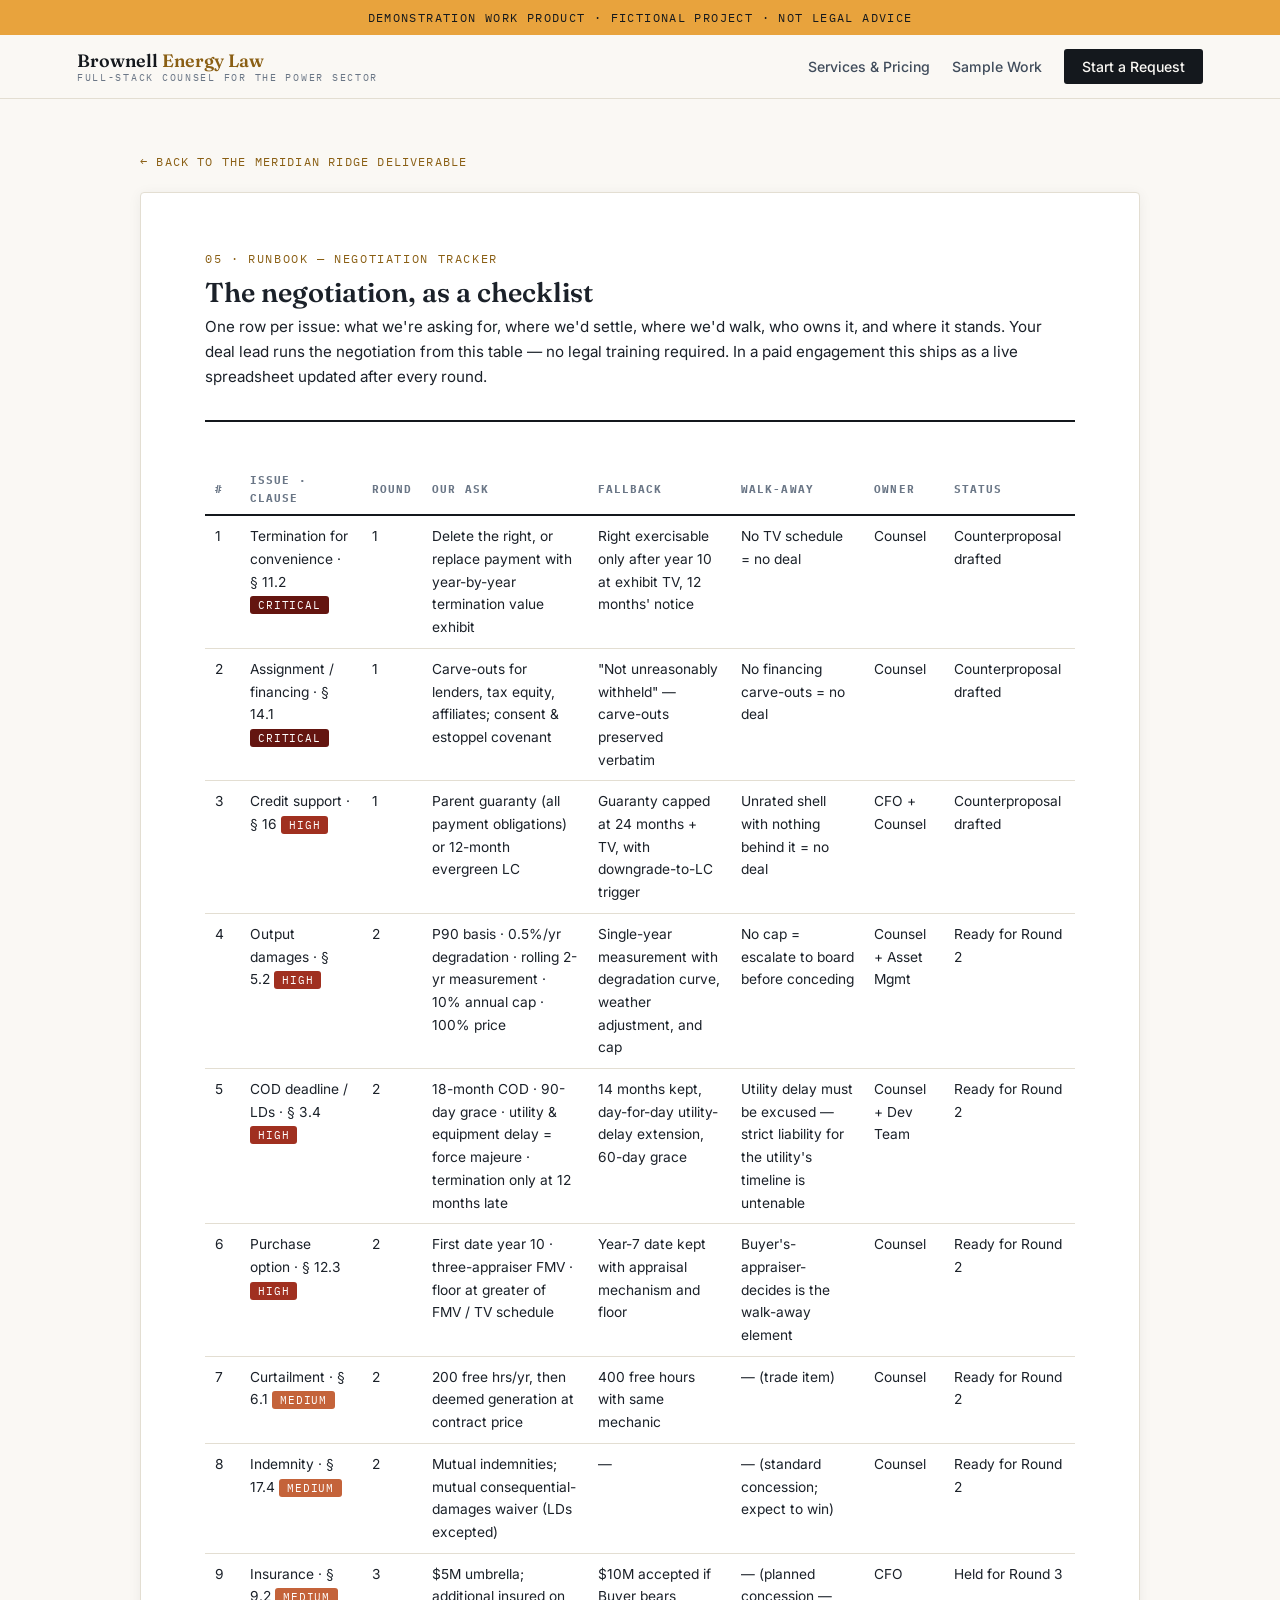
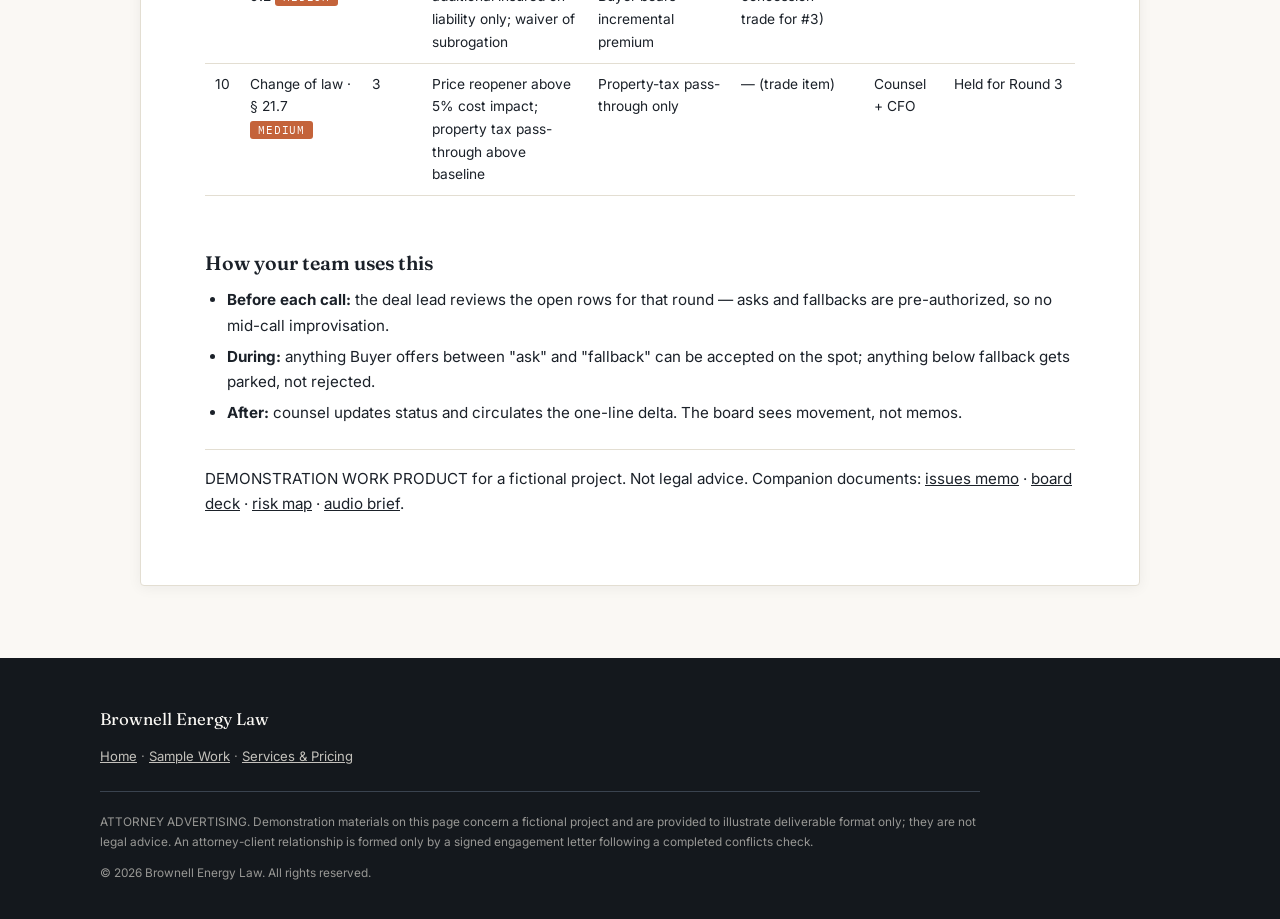
<file: kits/meridian-ridge/runbook.html>
<!DOCTYPE html>
<html lang="en">
<head>
  <meta charset="UTF-8" />
  <meta name="viewport" content="width=device-width, initial-scale=1.0" />
  <title>Negotiation Runbook — Meridian Ridge Demo | Brownell Energy Law</title>
  <meta name="description" content="Demonstration negotiation runbook for the fictional Meridian Ridge Solar PPA review: issue-by-issue asks, fallbacks, walk-away lines, owners, and status." />
  <meta name="robots" content="index, follow" />
  <meta name="theme-color" content="#14181d" />
  <link rel="icon" href="data:image/svg+xml,%3Csvg xmlns='http://www.w3.org/2000/svg' viewBox='0 0 32 32'%3E%3Crect width='32' height='32' fill='%2314181d'/%3E%3Ctext x='16' y='23' font-family='Georgia,serif' font-size='20' font-weight='600' fill='%23e8a33d' text-anchor='middle'%3EB%3C/text%3E%3C/svg%3E" />
  <link rel="preconnect" href="https://fonts.googleapis.com" />
  <link rel="preconnect" href="https://fonts.gstatic.com" crossorigin />
  <link href="https://fonts.googleapis.com/css2?family=Fraunces:ital,wght@0,400;0,500;0,600;1,400;1,500&family=Inter:wght@400;500;600&family=IBM+Plex+Mono:wght@400;500&display=swap" rel="stylesheet" />
  <link rel="stylesheet" href="../../styles.css?v=2" />
  <link rel="stylesheet" href="demo.css?v=1" />
</head>
<body>

  <div class="demo-banner">Demonstration work product · Fictional project · Not legal advice</div>

  <nav aria-label="Primary">
    <a class="nav-brand" href="../../index.html">
      <span class="nav-brand-name">Brownell <span>Energy Law</span></span>
      <span class="nav-brand-tag">Full-Stack Counsel for the Power Sector</span>
    </a>
    <ul class="nav-links">
      <li><a href="../../catalog.html">Services &amp; Pricing</a></li>
      <li><a href="../index.html">Sample Work</a></li>
      <li><a class="nav-cta" href="../../index.html#contact">Start a Request</a></li>
    </ul>
  </nav>

  <div class="doc-wrap" style="max-width:1040px;">
    <a class="doc-back" href="../index.html">← Back to the Meridian Ridge deliverable</a>
    <div class="doc-sheet">

      <div class="doc-head">
        <span class="mono">05 · Runbook — Negotiation Tracker</span>
        <h1>The negotiation, as a checklist</h1>
        <p class="doc-meta">
          One row per issue: what we're asking for, where we'd settle, where we'd
          walk, who owns it, and where it stands. Your deal lead runs the negotiation
          from this table — no legal training required. In a paid engagement this
          ships as a live spreadsheet updated after every round.
        </p>
      </div>

      <div class="table-scroll">
      <table class="doc-table">
        <tr>
          <th>#</th><th>Issue · Clause</th><th>Round</th><th>Our ask</th><th>Fallback</th><th>Walk-away</th><th>Owner</th><th>Status</th>
        </tr>
        <tr>
          <td>1</td><td>Termination for convenience · § 11.2 <span class="sev sev-critical">Critical</span></td>
          <td>1</td>
          <td>Delete the right, or replace payment with year-by-year termination value exhibit</td>
          <td>Right exercisable only after year 10 at exhibit TV, 12 months' notice</td>
          <td>No TV schedule = no deal</td>
          <td>Counsel</td><td>Counterproposal drafted</td>
        </tr>
        <tr>
          <td>2</td><td>Assignment / financing · § 14.1 <span class="sev sev-critical">Critical</span></td>
          <td>1</td>
          <td>Carve-outs for lenders, tax equity, affiliates; consent &amp; estoppel covenant</td>
          <td>"Not unreasonably withheld" — carve-outs preserved verbatim</td>
          <td>No financing carve-outs = no deal</td>
          <td>Counsel</td><td>Counterproposal drafted</td>
        </tr>
        <tr>
          <td>3</td><td>Credit support · § 16 <span class="sev sev-high">High</span></td>
          <td>1</td>
          <td>Parent guaranty (all payment obligations) or 12-month evergreen LC</td>
          <td>Guaranty capped at 24 months + TV, with downgrade-to-LC trigger</td>
          <td>Unrated shell with nothing behind it = no deal</td>
          <td>CFO + Counsel</td><td>Counterproposal drafted</td>
        </tr>
        <tr>
          <td>4</td><td>Output damages · § 5.2 <span class="sev sev-high">High</span></td>
          <td>2</td>
          <td>P90 basis · 0.5%/yr degradation · rolling 2-yr measurement · 10% annual cap · 100% price</td>
          <td>Single-year measurement with degradation curve, weather adjustment, and cap</td>
          <td>No cap = escalate to board before conceding</td>
          <td>Counsel + Asset Mgmt</td><td>Ready for Round 2</td>
        </tr>
        <tr>
          <td>5</td><td>COD deadline / LDs · § 3.4 <span class="sev sev-high">High</span></td>
          <td>2</td>
          <td>18-month COD · 90-day grace · utility &amp; equipment delay = force majeure · termination only at 12 months late</td>
          <td>14 months kept, day-for-day utility-delay extension, 60-day grace</td>
          <td>Utility delay must be excused — strict liability for the utility's timeline is untenable</td>
          <td>Counsel + Dev Team</td><td>Ready for Round 2</td>
        </tr>
        <tr>
          <td>6</td><td>Purchase option · § 12.3 <span class="sev sev-high">High</span></td>
          <td>2</td>
          <td>First date year 10 · three-appraiser FMV · floor at greater of FMV / TV schedule</td>
          <td>Year-7 date kept with appraisal mechanism and floor</td>
          <td>Buyer's-appraiser-decides is the walk-away element</td>
          <td>Counsel</td><td>Ready for Round 2</td>
        </tr>
        <tr>
          <td>7</td><td>Curtailment · § 6.1 <span class="sev sev-medium">Medium</span></td>
          <td>2</td>
          <td>200 free hrs/yr, then deemed generation at contract price</td>
          <td>400 free hours with same mechanic</td>
          <td>— (trade item)</td>
          <td>Counsel</td><td>Ready for Round 2</td>
        </tr>
        <tr>
          <td>8</td><td>Indemnity · § 17.4 <span class="sev sev-medium">Medium</span></td>
          <td>2</td>
          <td>Mutual indemnities; mutual consequential-damages waiver (LDs excepted)</td>
          <td>—</td>
          <td>— (standard concession; expect to win)</td>
          <td>Counsel</td><td>Ready for Round 2</td>
        </tr>
        <tr>
          <td>9</td><td>Insurance · § 9.2 <span class="sev sev-medium">Medium</span></td>
          <td>3</td>
          <td>$5M umbrella; additional insured on liability only; waiver of subrogation</td>
          <td>$10M accepted if Buyer bears incremental premium</td>
          <td>— (planned concession — trade for #3)</td>
          <td>CFO</td><td>Held for Round 3</td>
        </tr>
        <tr>
          <td>10</td><td>Change of law · § 21.7 <span class="sev sev-medium">Medium</span></td>
          <td>3</td>
          <td>Price reopener above 5% cost impact; property tax pass-through above baseline</td>
          <td>Property-tax pass-through only</td>
          <td>— (trade item)</td>
          <td>Counsel + CFO</td><td>Held for Round 3</td>
        </tr>
      </table>
      </div>

      <h2>How your team uses this</h2>
      <ul>
        <li><strong>Before each call:</strong> the deal lead reviews the open rows for that round — asks and fallbacks are pre-authorized, so no mid-call improvisation.</li>
        <li><strong>During:</strong> anything Buyer offers between "ask" and "fallback" can be accepted on the spot; anything below fallback gets parked, not rejected.</li>
        <li><strong>After:</strong> counsel updates status and circulates the one-line delta. The board sees movement, not memos.</li>
      </ul>

      <p class="doc-meta" style="margin-top:24px; border-top:1px solid var(--line); padding-top:16px;">
        DEMONSTRATION WORK PRODUCT for a fictional project. Not legal advice.
        Companion documents: <a href="memo.html">issues memo</a> ·
        <a href="deck.html">board deck</a> · <a href="heatmap.html">risk map</a> ·
        <a href="audio.html">audio brief</a>.
      </p>

    </div>
  </div>

  <footer>
    <div class="footer-inner">
      <div class="footer-brand">Brownell Energy Law</div>
      <p><a href="../../index.html">Home</a> · <a href="../index.html">Sample Work</a> · <a href="../../catalog.html">Services &amp; Pricing</a></p>
      <div class="footer-disclaimer">
        <p>
          ATTORNEY ADVERTISING. Demonstration materials on this page concern a
          fictional project and are provided to illustrate deliverable format only;
          they are not legal advice. An attorney-client relationship is formed only by
          a signed engagement letter following a completed conflicts check.
        </p>
        <p style="margin-top:10px;">© 2026 Brownell Energy Law. All rights reserved.</p>
      </div>
    </div>
  </footer>

</body>
</html>
</file>
<file: styles.css>
/* Brownell Energy Law — site styles
   Visual system: carbon #14181d · current amber #e8a33d · paper #faf8f4
   Fraunces (display) · Inter (body) · IBM Plex Mono (labels, prices) */

*, *::before, *::after { box-sizing: border-box; margin: 0; padding: 0; }

:root {
  --carbon: #14181d;
  --carbon-mid: #1e242c;
  --carbon-soft: #2a323d;
  --amber: #e8a33d;
  --amber-bright: #f5b954;
  --amber-ink: #8a5f14;      /* AA-contrast amber for text on light backgrounds */
  --paper: #faf8f4;
  --paper-dark: #f1ede4;
  --white: #fff;
  --text-dark: #1b2129;
  --text-mid: #414d5c;
  --text-soft: #6a7686;
  --line: #e3ded2;
  --line-dark: #3a434f;
  --good: #2e6e4e;
}

html { scroll-behavior: smooth; }
body {
  font-family: 'Inter', system-ui, sans-serif;
  background: var(--paper);
  color: var(--text-dark);
  font-size: 16px;
  line-height: 1.65;
  -webkit-font-smoothing: antialiased;
}
img { max-width: 100%; }
a { color: inherit; }

.mono {
  font-family: 'IBM Plex Mono', monospace;
  font-size: .72rem;
  letter-spacing: .14em;
  text-transform: uppercase;
}

.sr-only {
  position: absolute; width: 1px; height: 1px; padding: 0; margin: -1px;
  overflow: hidden; clip: rect(0 0 0 0); white-space: nowrap; border: 0;
}

/* ── Nav ─────────────────────────────────────────────────────── */
nav {
  position: sticky;
  top: 0;
  z-index: 40;
  background: rgba(250, 248, 244, .93);
  backdrop-filter: blur(10px);
  border-bottom: 1px solid var(--line);
  display: flex;
  align-items: center;
  gap: 26px;
  padding: 15px 6vw;
}
.nav-brand { text-decoration: none; line-height: 1.2; }
.nav-brand-name {
  display: block;
  font-family: 'Fraunces', serif;
  font-weight: 600;
  font-size: 1.12rem;
  color: var(--carbon);
}
.nav-brand-name span { color: var(--amber-ink); }
.nav-brand-tag {
  display: block;
  font-family: 'IBM Plex Mono', monospace;
  font-size: .6rem;
  letter-spacing: .18em;
  text-transform: uppercase;
  color: var(--text-soft);
}
.nav-links {
  margin-left: auto;
  display: flex;
  align-items: center;
  gap: 22px;
  list-style: none;
}
.nav-links a {
  text-decoration: none;
  font-size: .88rem;
  font-weight: 500;
  color: var(--text-mid);
}
.nav-links a:hover { color: var(--carbon); }
.nav-cta {
  background: var(--carbon);
  color: var(--paper) !important;
  padding: 9px 18px;
  border-radius: 3px;
  font-weight: 600;
}
.nav-cta:hover { background: var(--carbon-soft); }
@media (max-width: 860px) {
  .nav-links { display: none; }
}

/* ── Hero ────────────────────────────────────────────────────── */
.hero {
  background:
    linear-gradient(rgba(20, 24, 29, .96), rgba(20, 24, 29, .96)),
    repeating-linear-gradient(90deg, transparent 0 79px, rgba(232, 163, 61, .35) 79px 80px),
    repeating-linear-gradient(0deg, transparent 0 79px, rgba(232, 163, 61, .35) 79px 80px);
  background-color: var(--carbon);
  color: var(--paper);
  padding: 96px 6vw 88px;
  text-align: left;
}
.hero-inner { max-width: 880px; margin: 0 auto; }
.hero-kicker {
  color: var(--amber);
  margin-bottom: 22px;
}
.hero h1 {
  font-family: 'Fraunces', serif;
  font-weight: 500;
  font-size: clamp(2.1rem, 5vw, 3.4rem);
  line-height: 1.14;
  margin-bottom: 24px;
}
.hero h1 em { font-style: italic; color: var(--amber-bright); }
.hero-sub {
  font-size: 1.08rem;
  color: rgba(240, 236, 228, .82);
  max-width: 640px;
  margin-bottom: 36px;
}
.hero-actions { display: flex; gap: 14px; flex-wrap: wrap; }
.btn {
  display: inline-block;
  text-decoration: none;
  font-weight: 600;
  font-size: .95rem;
  padding: 13px 26px;
  border-radius: 3px;
}
.btn-amber { background: var(--amber); color: var(--carbon); }
.btn-amber:hover { background: var(--amber-bright); }
.btn-ghost { border: 1px solid var(--line-dark); color: var(--paper); }
.btn-ghost:hover { border-color: var(--amber); color: var(--amber-bright); }

.hero-stats {
  display: flex;
  gap: 44px;
  flex-wrap: wrap;
  margin-top: 56px;
  padding-top: 32px;
  border-top: 1px solid var(--line-dark);
}
.hero-stat-num {
  font-family: 'Fraunces', serif;
  font-size: 1.9rem;
  color: var(--amber-bright);
}
.hero-stat-label { font-size: .8rem; color: rgba(240, 236, 228, .65); }

/* ── Sections ────────────────────────────────────────────────── */
section { padding: 84px 6vw; }
.section-inner { max-width: 1080px; margin: 0 auto; }
.section-kicker { color: var(--amber-ink); margin-bottom: 14px; }
h2 {
  font-family: 'Fraunces', serif;
  font-weight: 500;
  font-size: clamp(1.6rem, 3.4vw, 2.3rem);
  line-height: 1.2;
  margin-bottom: 18px;
  max-width: 700px;
}
.section-lede { font-size: 1.05rem; color: var(--text-mid); max-width: 680px; margin-bottom: 44px; }
.alt { background: var(--paper-dark); }

/* ── Kit anatomy ─────────────────────────────────────────────── */
.kit-grid {
  display: grid;
  grid-template-columns: repeat(auto-fit, minmax(190px, 1fr));
  gap: 16px;
}
.kit-part {
  background: var(--white);
  border: 1px solid var(--line);
  border-top: 3px solid var(--amber);
  border-radius: 4px;
  padding: 22px 20px;
}
.kit-part .mono { color: var(--amber-ink); display: block; margin-bottom: 10px; }
.kit-part h3 { font-size: 1rem; font-weight: 600; margin-bottom: 8px; }
.kit-part p { font-size: .86rem; color: var(--text-mid); }

/* ── How it works ────────────────────────────────────────────── */
.steps { counter-reset: step; display: grid; gap: 0; }
.step {
  display: grid;
  grid-template-columns: 64px 1fr;
  gap: 20px;
  padding: 26px 0;
  border-bottom: 1px solid var(--line);
}
.step:last-child { border-bottom: 0; }
.step-num {
  font-family: 'Fraunces', serif;
  font-size: 1.7rem;
  color: var(--amber-ink);
}
.step h3 { font-size: 1.05rem; font-weight: 600; margin-bottom: 6px; }
.step p { font-size: .93rem; color: var(--text-mid); max-width: 620px; }

/* ── Guarantee band ──────────────────────────────────────────── */
.guarantee {
  background: var(--carbon);
  color: var(--paper);
  text-align: center;
  padding: 64px 6vw;
}
.guarantee h2 { margin: 0 auto 14px; color: var(--paper); }
.guarantee p { max-width: 620px; margin: 0 auto; color: rgba(240, 236, 228, .8); }
.guarantee .mono { color: var(--amber); display: block; margin-bottom: 16px; }

/* ── Catalog cards ───────────────────────────────────────────── */
.catalog-grid {
  display: grid;
  grid-template-columns: repeat(auto-fill, minmax(300px, 1fr));
  gap: 18px;
}
.kit-card {
  background: var(--white);
  border: 1px solid var(--line);
  border-radius: 4px;
  padding: 26px 24px;
  display: flex;
  flex-direction: column;
}
.kit-card h3 {
  font-family: 'Fraunces', serif;
  font-weight: 600;
  font-size: 1.18rem;
  margin-bottom: 6px;
}
.kit-price {
  font-family: 'IBM Plex Mono', monospace;
  font-size: .95rem;
  color: var(--amber-ink);
  margin-bottom: 12px;
}
.kit-card p { font-size: .9rem; color: var(--text-mid); margin-bottom: 14px; }
.kit-card ul { list-style: none; margin-bottom: 16px; }
.kit-card li {
  font-size: .84rem;
  color: var(--text-mid);
  padding-left: 18px;
  position: relative;
  margin-bottom: 5px;
}
.kit-card li::before { content: "—"; position: absolute; left: 0; color: var(--amber); }
.kit-tier {
  font-family: 'IBM Plex Mono', monospace;
  font-size: .76rem;
  color: var(--text-mid);
  border-top: 1px dashed var(--line);
  padding-top: 10px;
  margin-bottom: 14px;
}
.kit-tier strong { color: var(--amber-ink); font-weight: 500; }
.kit-turn {
  margin-top: auto;
  font-family: 'IBM Plex Mono', monospace;
  font-size: .7rem;
  letter-spacing: .1em;
  text-transform: uppercase;
  color: var(--good);
}

/* ── Capability pages / cards ────────────────────────────────── */
.cap-grid {
  display: grid;
  grid-template-columns: repeat(auto-fill, minmax(280px, 1fr));
  gap: 18px;
}
.cap-card {
  background: var(--white);
  border: 1px solid var(--line);
  border-radius: 4px;
  padding: 24px;
  text-decoration: none;
  display: block;
}
.cap-card:hover { border-color: var(--amber); }
.cap-card h3 { font-family: 'Fraunces', serif; font-size: 1.15rem; font-weight: 600; margin-bottom: 8px; }
.cap-card p { font-size: .88rem; color: var(--text-mid); }
.cap-card .mono { color: var(--amber-ink); display: block; margin-top: 14px; }

.page-head {
  background: var(--carbon);
  color: var(--paper);
  padding: 64px 6vw 56px;
}
.page-head-inner { max-width: 1080px; margin: 0 auto; }
.page-head .section-kicker { color: var(--amber); }
.page-head h1 {
  font-family: 'Fraunces', serif;
  font-weight: 500;
  font-size: clamp(1.9rem, 4vw, 2.8rem);
  line-height: 1.15;
  margin-bottom: 14px;
}
.page-head p { color: rgba(240, 236, 228, .8); max-width: 660px; }

.prose { max-width: 720px; }
.prose h2 { font-size: 1.4rem; margin-top: 40px; }
.prose p { margin-bottom: 16px; color: var(--text-mid); }
.prose ul { margin: 0 0 16px 20px; color: var(--text-mid); }
.prose li { margin-bottom: 6px; }

/* ── About ───────────────────────────────────────────────────── */
.about-grid {
  display: grid;
  grid-template-columns: 1fr 1fr;
  gap: 56px;
  align-items: start;
}
@media (max-width: 820px) { .about-grid { grid-template-columns: 1fr; } }
.about-grid p { color: var(--text-mid); margin-bottom: 14px; }
.cred-list { list-style: none; }
.cred-list li {
  padding: 12px 0 12px 26px;
  border-bottom: 1px solid var(--line);
  position: relative;
  font-size: .92rem;
  color: var(--text-mid);
}
.cred-list li::before { content: "▸"; position: absolute; left: 2px; color: var(--amber-ink); }

/* ── Contact / CTA ───────────────────────────────────────────── */
.contact { text-align: center; }
.contact .section-inner { max-width: 640px; }
.contact h2 { margin-left: auto; margin-right: auto; }

/* ── Footer ──────────────────────────────────────────────────── */
footer {
  background: var(--carbon);
  color: rgba(240, 236, 228, .6);
  padding: 48px 6vw 36px;
  font-size: .82rem;
}
.footer-inner { max-width: 1080px; margin: 0 auto; }
.footer-brand {
  font-family: 'Fraunces', serif;
  font-size: 1.05rem;
  color: var(--paper);
  margin-bottom: 12px;
}
.footer-disclaimer {
  border-top: 1px solid var(--line-dark);
  margin-top: 24px;
  padding-top: 20px;
  font-size: .74rem;
  line-height: 1.7;
  max-width: 880px;
}
footer a { color: rgba(240, 236, 228, .8); }
</file>
<file: kits/meridian-ridge/demo.css>
/* Meridian Ridge demonstration deliverable — shared document chrome.
   Loads after ../../styles.css; adds document-page layout + demo banner. */

.demo-banner {
  background: var(--amber);
  color: var(--carbon);
  font-family: 'IBM Plex Mono', monospace;
  font-size: .72rem;
  letter-spacing: .12em;
  text-transform: uppercase;
  text-align: center;
  padding: 8px 16px;
}

.doc-wrap {
  max-width: 860px;
  margin: 48px auto 72px;
  padding: 0 20px;
}
.doc-sheet {
  background: var(--white);
  border: 1px solid var(--line);
  border-radius: 4px;
  padding: 56px 64px;
  box-shadow: 0 2px 14px rgba(20, 24, 29, .06);
}
@media (max-width: 700px) { .doc-sheet { padding: 32px 22px; } }

.doc-back {
  display: inline-block;
  margin-bottom: 20px;
  font-family: 'IBM Plex Mono', monospace;
  font-size: .74rem;
  letter-spacing: .1em;
  text-transform: uppercase;
  color: var(--amber-ink);
  text-decoration: none;
}
.doc-back:hover { color: var(--carbon); }

.doc-head {
  border-bottom: 2px solid var(--carbon);
  padding-bottom: 18px;
  margin-bottom: 28px;
}
.doc-head .mono { color: var(--amber-ink); display: block; margin-bottom: 8px; }
.doc-head h1 {
  font-family: 'Fraunces', serif;
  font-weight: 600;
  font-size: 1.7rem;
  line-height: 1.2;
  margin-bottom: 6px;
}
.doc-meta {
  font-size: .85rem;
  color: var(--text-soft);
}

.doc-sheet h2 {
  font-family: 'Fraunces', serif;
  font-weight: 600;
  font-size: 1.22rem;
  margin: 34px 0 12px;
  max-width: none;
}
.doc-sheet h3 { font-size: 1rem; font-weight: 600; margin: 22px 0 8px; }
.doc-sheet p { margin-bottom: 13px; color: var(--text-dark); font-size: .95rem; }
.doc-sheet ul, .doc-sheet ol { margin: 0 0 14px 22px; font-size: .95rem; }
.doc-sheet li { margin-bottom: 6px; }

.doc-table {
  width: 100%;
  border-collapse: collapse;
  font-size: .86rem;
  margin: 14px 0 22px;
}
.doc-table th {
  text-align: left;
  font-family: 'IBM Plex Mono', monospace;
  font-size: .68rem;
  letter-spacing: .1em;
  text-transform: uppercase;
  color: var(--text-soft);
  border-bottom: 2px solid var(--carbon);
  padding: 8px 10px 6px;
}
.doc-table td {
  border-bottom: 1px solid var(--line);
  padding: 9px 10px;
  vertical-align: top;
}
.table-scroll { overflow-x: auto; }

.sev {
  font-family: 'IBM Plex Mono', monospace;
  font-size: .68rem;
  letter-spacing: .08em;
  text-transform: uppercase;
  padding: 2px 8px;
  border-radius: 3px;
  white-space: nowrap;
  color: #fff;
}
.sev-critical { background: #641510; }
.sev-high     { background: #a03020; }
.sev-medium   { background: #c4633a; }

.issue {
  border: 1px solid var(--line);
  border-left: 4px solid var(--amber);
  border-radius: 4px;
  padding: 18px 20px;
  margin-bottom: 16px;
}
.issue.crit { border-left-color: #641510; }
.issue.high { border-left-color: #a03020; }
.issue.med  { border-left-color: #c4633a; }
.issue-head {
  display: flex;
  align-items: baseline;
  gap: 10px;
  flex-wrap: wrap;
  margin-bottom: 8px;
}
.issue-head h3 { margin: 0; }
.issue-clause {
  font-family: 'IBM Plex Mono', monospace;
  font-size: .72rem;
  color: var(--text-soft);
}
.issue dt {
  font-family: 'IBM Plex Mono', monospace;
  font-size: .66rem;
  letter-spacing: .1em;
  text-transform: uppercase;
  color: var(--amber-ink);
  margin-top: 10px;
}
.issue dd { margin: 3px 0 0; font-size: .92rem; color: var(--text-dark); }

/* ── Deck slides ─────────────────────────────────────────────── */
.slide {
  background: var(--carbon);
  color: var(--paper);
  border-radius: 6px;
  aspect-ratio: 16 / 9;
  min-height: 340px;
  padding: 6% 7%;
  margin: 0 auto 28px;
  max-width: 960px;
  display: flex;
  flex-direction: column;
  overflow: hidden;
}
@media (max-width: 700px) { .slide { aspect-ratio: auto; padding: 28px 22px; } }
.slide .mono { color: var(--amber); margin-bottom: 12px; }
.slide h2 {
  font-family: 'Fraunces', serif;
  font-weight: 500;
  color: var(--paper);
  font-size: clamp(1.3rem, 2.6vw, 2rem);
  margin: 0 0 16px;
}
.slide p, .slide li { color: rgba(240, 236, 228, .85); font-size: clamp(.85rem, 1.5vw, 1rem); }
.slide ul { list-style: none; margin: 0; }
.slide li { padding-left: 20px; position: relative; margin-bottom: 10px; }
.slide li::before { content: "—"; position: absolute; left: 0; color: var(--amber); }
.slide-num {
  margin-top: auto;
  font-family: 'IBM Plex Mono', monospace;
  font-size: .68rem;
  color: rgba(240, 236, 228, .45);
  text-align: right;
}
.slide-cols { display: grid; grid-template-columns: 1fr 1fr; gap: 32px; }
@media (max-width: 700px) { .slide-cols { grid-template-columns: 1fr; } }
.slide-stat-num { font-family: 'Fraunces', serif; font-size: clamp(1.5rem, 3vw, 2.3rem); color: var(--amber-bright); }
.slide-stat-label { font-size: .8rem; color: rgba(240, 236, 228, .65); }
.slide-table { width: 100%; border-collapse: collapse; font-size: clamp(.72rem, 1.3vw, .88rem); }
.slide-table th {
  text-align: left; color: var(--amber); font-family: 'IBM Plex Mono', monospace;
  font-size: .66rem; letter-spacing: .08em; text-transform: uppercase;
  border-bottom: 1px solid var(--line-dark); padding: 6px 8px;
}
.slide-table td { border-bottom: 1px solid rgba(58, 67, 79, .6); padding: 7px 8px; color: rgba(240, 236, 228, .85); }

/* ── Audio transcript ────────────────────────────────────────── */
.turn { display: grid; grid-template-columns: 84px 1fr; gap: 14px; margin-bottom: 16px; }
@media (max-width: 600px) { .turn { grid-template-columns: 1fr; gap: 2px; } }
.speaker {
  font-family: 'IBM Plex Mono', monospace;
  font-size: .7rem;
  letter-spacing: .08em;
  text-transform: uppercase;
  color: var(--amber-ink);
  padding-top: 3px;
}
.turn p { margin: 0; }

/* ── Heat map ────────────────────────────────────────────────── */
.chart-note { font-size: .84rem; color: var(--text-soft); margin-top: 10px; }
.legend-row { display: flex; gap: 18px; flex-wrap: wrap; margin: 12px 0 4px; font-size: .82rem; color: var(--text-mid); }
.legend-row span { display: inline-flex; align-items: center; gap: 7px; }
.legend-dot { width: 12px; height: 12px; border-radius: 50%; display: inline-block; }
</file>
